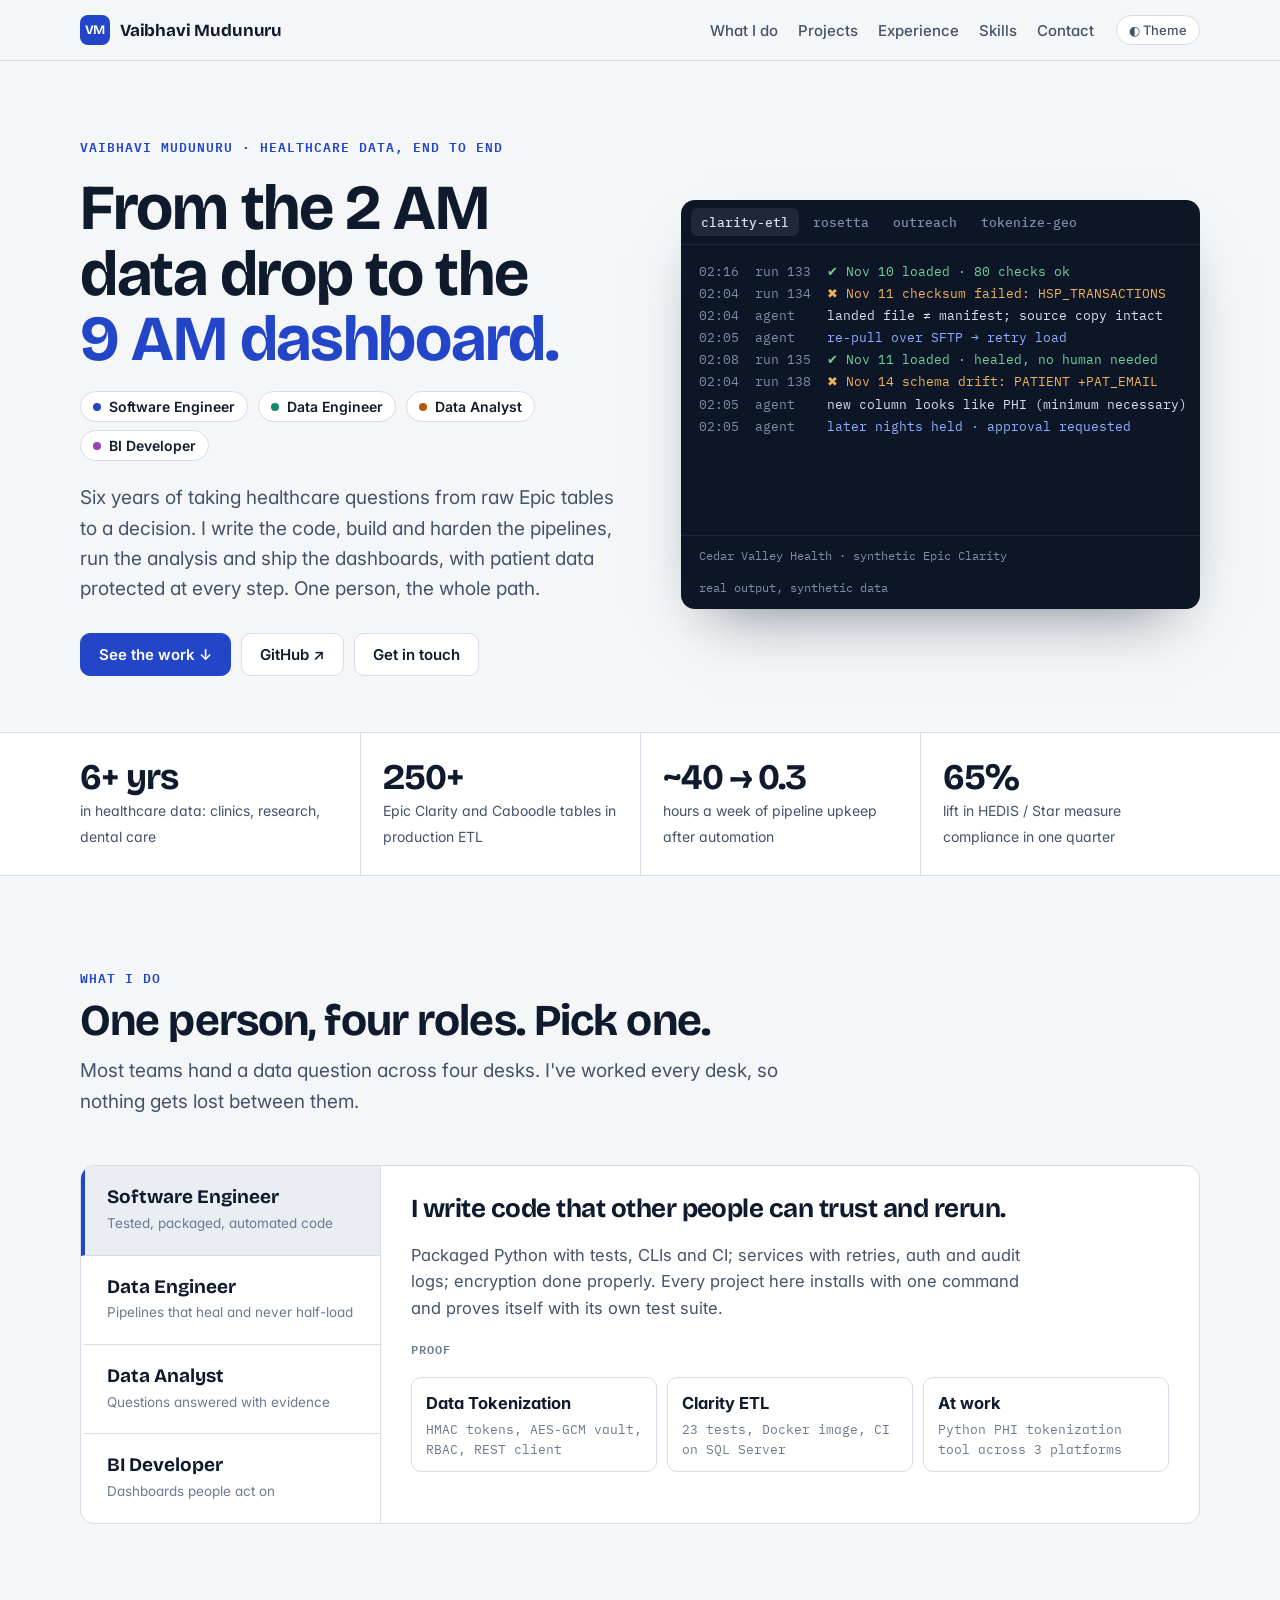
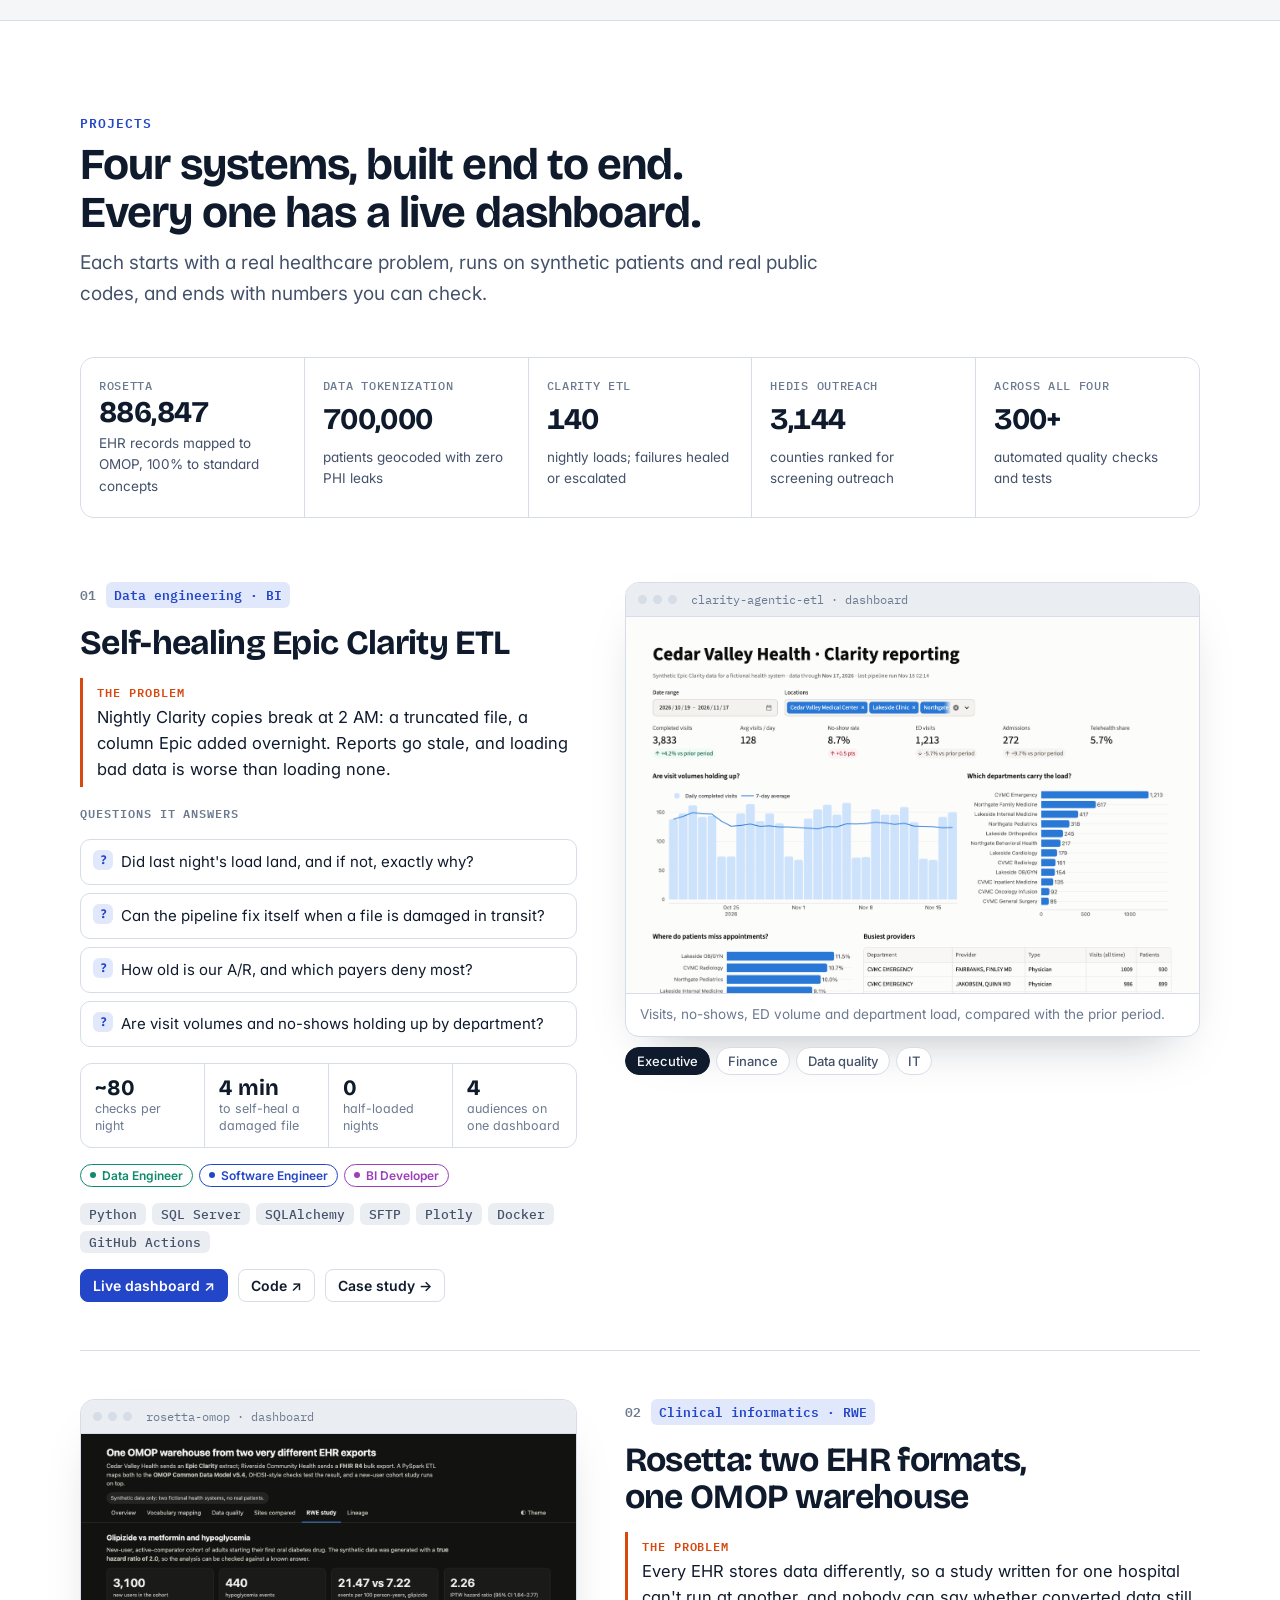
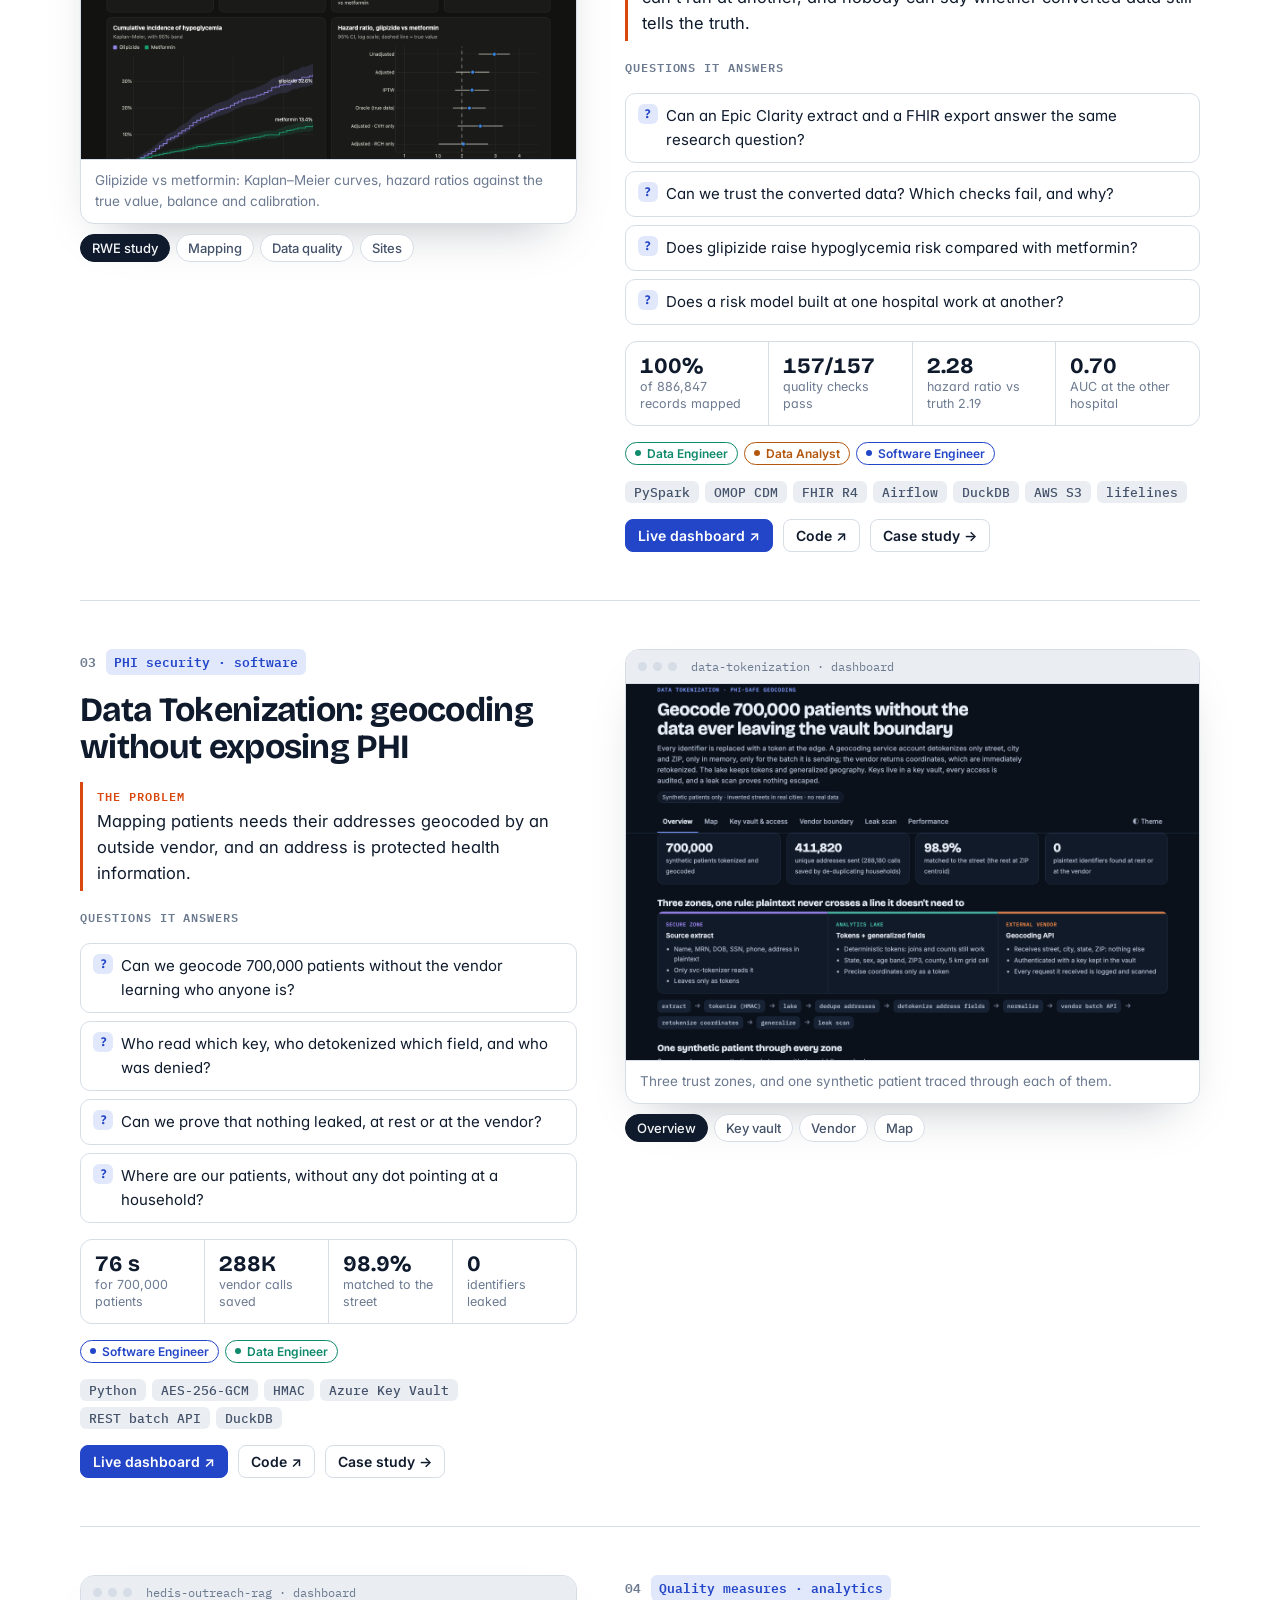
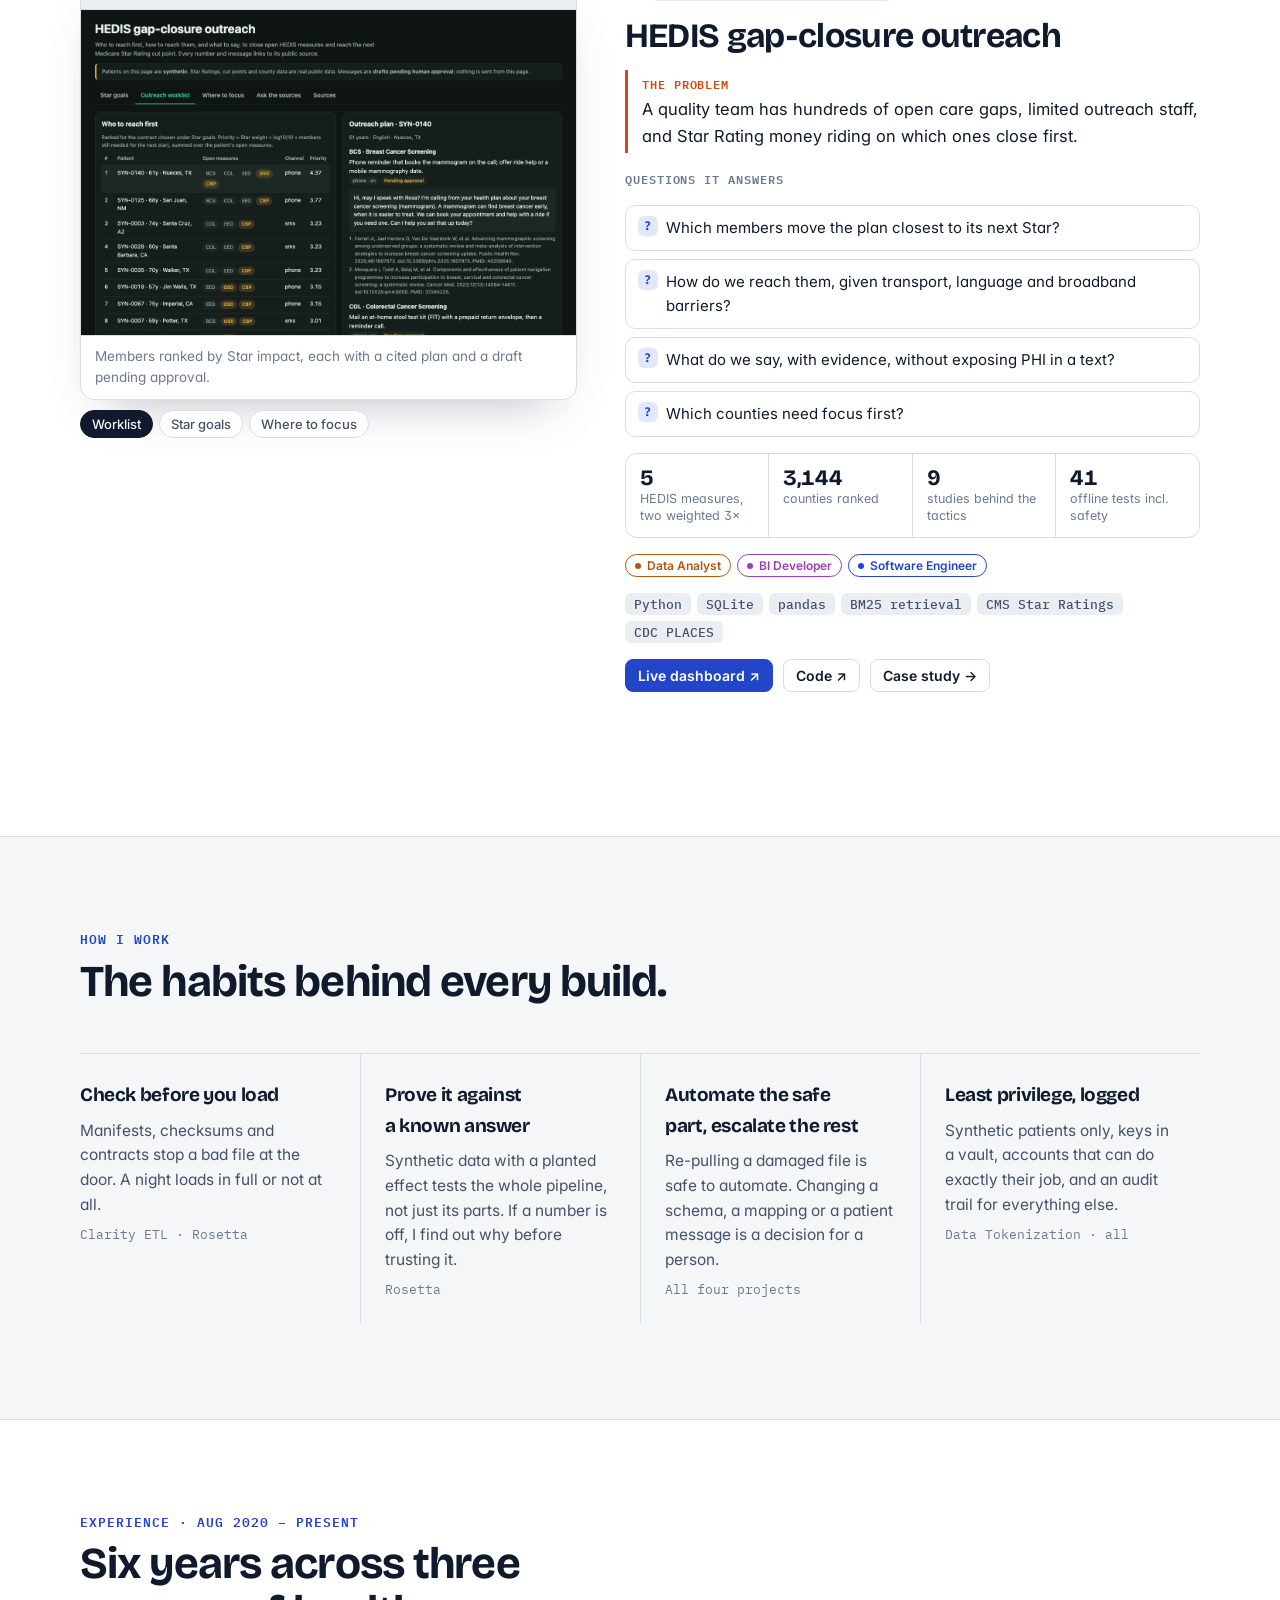
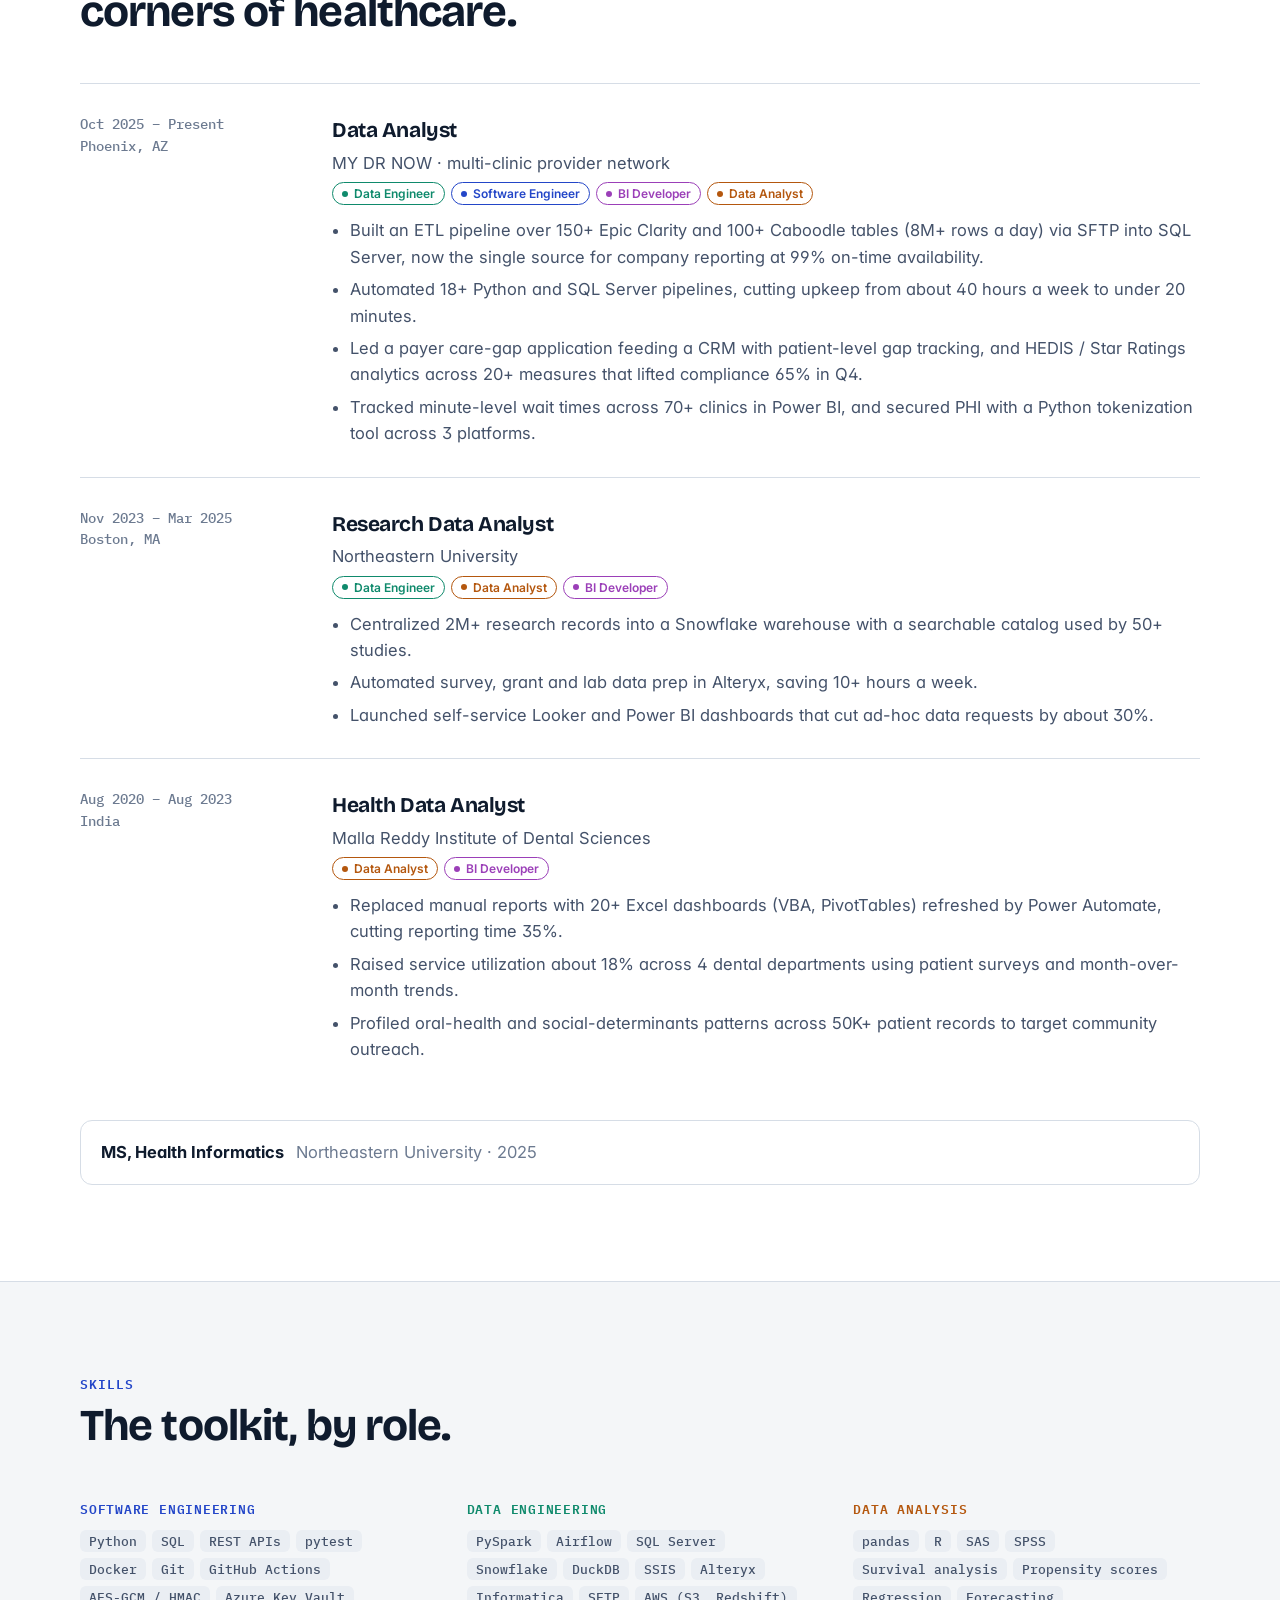
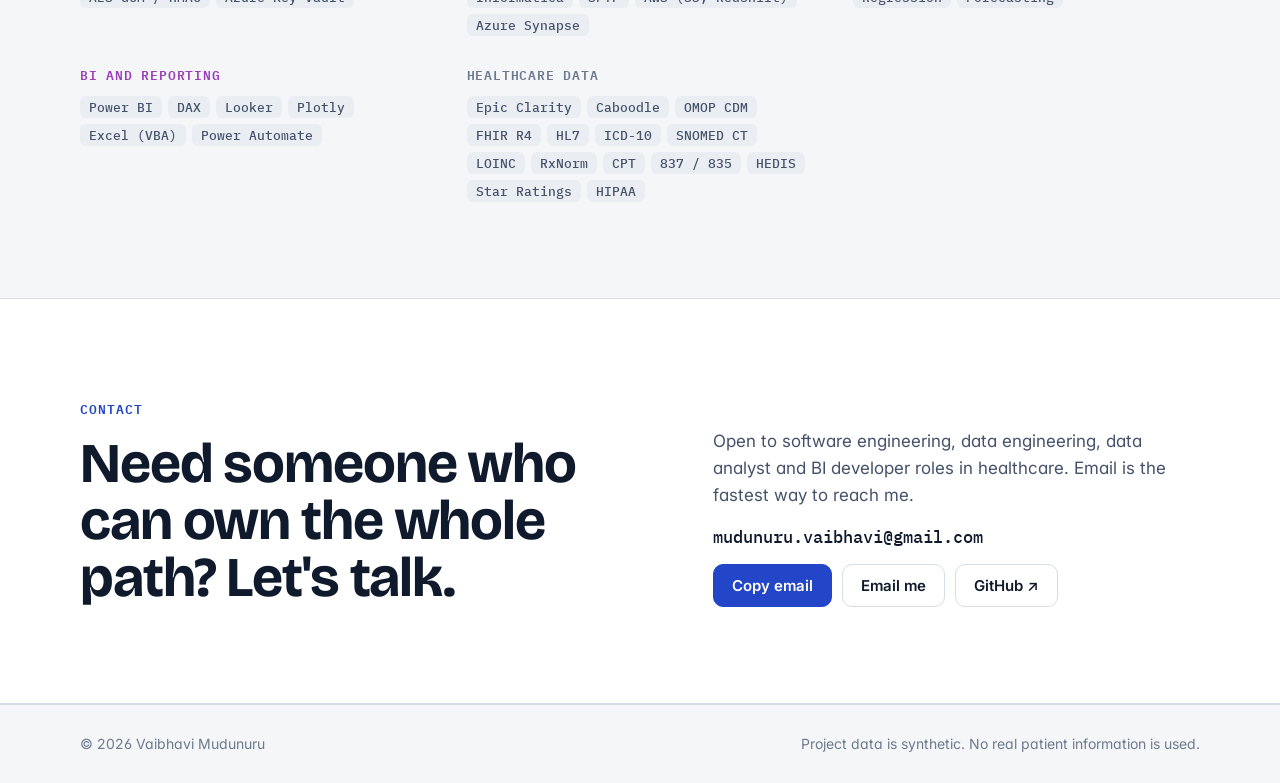
<file: index.html>
<!doctype html>
<html lang="en">
<head>
<meta charset="utf-8">
<meta name="viewport" content="width=device-width, initial-scale=1, viewport-fit=cover">
<title>Vaibhavi Mudunuru · Healthcare Data Engineer</title>
<meta name="description" content="Software engineer, data engineer, data analyst and BI developer in healthcare. Epic Clarity pipelines, OMOP and FHIR, PHI tokenization, HEDIS and real-world evidence, with live dashboards for every project.">
<meta property="og:title" content="Vaibhavi Mudunuru · From the 2 AM data drop to the 9 AM dashboard">
<meta property="og:description" content="Software engineer, data engineer, data analyst and BI developer in healthcare. Four end-to-end projects with live dashboards.">
<link rel="icon" href="data:image/svg+xml,%3Csvg xmlns='http://www.w3.org/2000/svg' viewBox='0 0 32 32'%3E%3Crect width='32' height='32' rx='8' fill='%232346c8'/%3E%3Ctext x='16' y='21.5' font-family='Arial' font-weight='700' font-size='14' fill='white' text-anchor='middle'%3EVM%3C/text%3E%3C/svg%3E">
<link rel="preconnect" href="https://fonts.googleapis.com">
<link rel="preconnect" href="https://fonts.gstatic.com" crossorigin>
<link rel="stylesheet" href="https://fonts.googleapis.com/css2?family=Bricolage+Grotesque:opsz,wght@12..96,600;12..96,700&family=Inter:wght@400;500;600&family=IBM+Plex+Mono:wght@400;500;600&display=swap">
<link rel="stylesheet" href="assets/style.css">
</head>
<body id="top">
<a class="skip" href="#projects">Skip to projects</a>

<nav class="nav" aria-label="Main">
  <div class="wrap">
    <a class="brand" href="#top"><span class="mark">VM</span>Vaibhavi Mudunuru</a>
    <ul>
      <li><a href="#roles">What I do</a></li>
      <li><a href="#projects">Projects</a></li>
      <li><a href="#experience">Experience</a></li>
      <li><a href="#skills">Skills</a></li>
      <li><a href="#contact">Contact</a></li>
    </ul>
    <button class="theme-btn" id="theme" type="button" aria-label="Switch light or dark theme">◐ Theme</button>
  </div>
</nav>

<header class="hero">
  <div class="wrap">
    <div>
      <span class="eyebrow">Vaibhavi Mudunuru · healthcare data, end to end</span>
      <h1>From the 2 AM data drop to the <em>9 AM dashboard.</em></h1>
      <div class="roles-line" aria-label="Roles">
        <span class="role-chip" style="--rc:var(--r-se)"><i></i>Software Engineer</span>
        <span class="role-chip" style="--rc:var(--r-de)"><i></i>Data Engineer</span>
        <span class="role-chip" style="--rc:var(--r-da)"><i></i>Data Analyst</span>
        <span class="role-chip" style="--rc:var(--r-bi)"><i></i>BI Developer</span>
      </div>
      <p class="lede">Six years of taking healthcare questions from raw Epic tables to a decision. I write the code, build and harden the pipelines, run the analysis and ship the dashboards, with patient data protected at every step. One person, the whole path.</p>
      <div class="btns" style="margin-top:28px">
        <a class="btn primary" href="#projects">See the work ↓</a>
        <a class="btn" href="https://github.com/mudunuru-vaibhavi" target="_blank" rel="noopener">GitHub ↗</a>
        <a class="btn" href="#contact">Get in touch</a>
      </div>
    </div>

    <div class="term" aria-label="Sample output from the projects">
      <div class="term-bar" role="tablist">
        <button class="term-tab" role="tab" aria-selected="true" data-trace="clarity">clarity-etl</button>
        <button class="term-tab" role="tab" aria-selected="false" data-trace="omop">rosetta</button>
        <button class="term-tab" role="tab" aria-selected="false" data-trace="hedis">outreach</button>
        <button class="term-tab" role="tab" aria-selected="false" data-trace="tok">tokenize-geo</button>
      </div>
      <div class="term-body" id="trace" role="tabpanel" aria-live="polite"></div>
      <div class="term-foot"><span id="trace-note">Cedar Valley Health · synthetic Epic Clarity</span><span>real output, synthetic data</span></div>
    </div>
  </div>
</header>

<div class="stats" aria-label="Career highlights">
  <div class="wrap">
    <div class="stat"><b>6+ yrs</b><span>in healthcare data: clinics, research, dental care</span></div>
    <div class="stat"><b>250+</b><span>Epic Clarity and Caboodle tables in production ETL</span></div>
    <div class="stat"><b>~40 → 0.3</b><span>hours a week of pipeline upkeep after automation</span></div>
    <div class="stat"><b>65%</b><span>lift in HEDIS / Star measure compliance in one quarter</span></div>
  </div>
</div>

<section class="band" id="roles">
  <div class="wrap">
    <div class="section-head">
      <span class="eyebrow">What I do</span>
      <h2>One person, four roles. Pick one.</h2>
      <p class="lede">Most teams hand a data question across four desks. I've worked every desk, so nothing gets lost between them.</p>
    </div>
    <div class="roles">
      <div class="role-tabs" role="tablist" aria-label="Roles">
        <button class="role-tab" role="tab" aria-selected="true" data-role="se" style="--rc:var(--r-se)"><b>Software Engineer</b><span>Tested, packaged, automated code</span></button>
        <button class="role-tab" role="tab" aria-selected="false" data-role="de" style="--rc:var(--r-de)"><b>Data Engineer</b><span>Pipelines that heal and never half-load</span></button>
        <button class="role-tab" role="tab" aria-selected="false" data-role="da" style="--rc:var(--r-da)"><b>Data Analyst</b><span>Questions answered with evidence</span></button>
        <button class="role-tab" role="tab" aria-selected="false" data-role="bi" style="--rc:var(--r-bi)"><b>BI Developer</b><span>Dashboards people act on</span></button>
      </div>
      <div class="role-panel" id="role-panel" role="tabpanel" aria-live="polite"></div>
    </div>
  </div>
</section>

<section class="band alt" id="projects">
  <div class="wrap">
    <div class="section-head">
      <span class="eyebrow">Projects</span>
      <h2>Four systems, built end to end. Every one has a live dashboard.</h2>
      <p class="lede">Each starts with a real healthcare problem, runs on synthetic patients and real public codes, and ends with numbers you can check.</p>
    </div>

    <div class="impact" aria-label="Impact across projects">
      <div><small>Rosetta</small><b>886,847</b><span>EHR records mapped to OMOP, 100% to standard concepts</span></div>
      <div><small>Data Tokenization</small><b>700,000</b><span>patients geocoded with zero PHI leaks</span></div>
      <div><small>Clarity ETL</small><b>140</b><span>nightly loads; failures healed or escalated</span></div>
      <div><small>HEDIS outreach</small><b>3,144</b><span>counties ranked for screening outreach</span></div>
      <div><small>Across all four</small><b>300+</b><span>automated quality checks and tests</span></div>
    </div>

    <!-- 01 -->
    <article class="project" id="p-clarity">
      <div class="project-text">
        <div class="project-num">01 <span class="tag">Data engineering · BI</span></div>
        <h3>Self-healing Epic Clarity ETL</h3>
        <p class="problem"><b>The problem</b>Nightly Clarity copies break at 2 AM: a truncated file, a column Epic added overnight. Reports go stale, and loading bad data is worse than loading none.</p>
        <div class="label">Questions it answers</div>
        <ul class="questions">
          <li>Did last night's load land, and if not, exactly why?</li>
          <li>Can the pipeline fix itself when a file is damaged in transit?</li>
          <li>How old is our A/R, and which payers deny most?</li>
          <li>Are visit volumes and no-shows holding up by department?</li>
        </ul>
        <div class="metrics four">
          <div><b>~80</b><span>checks per night</span></div>
          <div><b>4 min</b><span>to self-heal a damaged file</span></div>
          <div><b>0</b><span>half-loaded nights</span></div>
          <div><b>4</b><span>audiences on one dashboard</span></div>
        </div>
        <div class="role-tags"><span style="color:var(--r-de)">Data Engineer</span><span style="color:var(--r-se)">Software Engineer</span><span style="color:var(--r-bi)">BI Developer</span></div>
        <div class="chips"><span class="chip">Python</span><span class="chip">SQL Server</span><span class="chip">SQLAlchemy</span><span class="chip">SFTP</span><span class="chip">Plotly</span><span class="chip">Docker</span><span class="chip">GitHub Actions</span></div>
        <div class="btns">
          <a class="btn primary small" href="https://mudunuru-vaibhavi.github.io/clarity-agentic-etl/" target="_blank" rel="noopener">Live dashboard ↗</a>
          <a class="btn small" href="https://github.com/mudunuru-vaibhavi/clarity-agentic-etl" target="_blank" rel="noopener">Code ↗</a>
          <a class="btn small" href="projects/clarity-agentic-etl/">Case study →</a>
        </div>
      </div>
      <div class="shot" data-gallery>
        <figure>
          <div class="chrome"><i></i><i></i><i></i><span>clarity-agentic-etl · dashboard</span></div>
          <img src="assets/img/clarity-executive.png" alt="Executive view: visits, no-show rate, ED visits and a daily visits chart" width="1440" height="900" loading="lazy">
          <figcaption>Visits, no-shows, ED volume and department load, compared with the prior period.</figcaption>
        </figure>
        <div class="shot-tabs" role="group" aria-label="Dashboard views">
          <button type="button" aria-pressed="true" data-src="assets/img/clarity-executive.png" data-alt="Executive view" data-cap="Visits, no-shows, ED volume and department load, compared with the prior period.">Executive</button>
          <button type="button" aria-pressed="false" data-src="assets/img/clarity-finance.png" data-alt="Finance view: A/R aging, collections and denials" data-cap="A/R aging by payer class, collections against charges, payer denial rates and reasons.">Finance</button>
          <button type="button" aria-pressed="false" data-src="assets/img/clarity-data-quality.png" data-alt="Data quality view" data-cap="Nightly check results, table freshness and blank-value trends.">Data quality</button>
          <button type="button" aria-pressed="false" data-src="assets/img/clarity-it.png" data-alt="IT view: nightly runs and incident reports" data-cap="Every nightly run, each failure the agent investigated, and what it did.">IT</button>
        </div>
      </div>
    </article>

    <!-- 02 -->
    <article class="project flip" id="p-rosetta">
      <div class="project-text">
        <div class="project-num">02 <span class="tag">Clinical informatics · RWE</span></div>
        <h3>Rosetta: two EHR formats, one OMOP warehouse</h3>
        <p class="problem"><b>The problem</b>Every EHR stores data differently, so a study written for one hospital can't run at another, and nobody can say whether converted data still tells the truth.</p>
        <div class="label">Questions it answers</div>
        <ul class="questions">
          <li>Can an Epic Clarity extract and a FHIR export answer the same research question?</li>
          <li>Can we trust the converted data? Which checks fail, and why?</li>
          <li>Does glipizide raise hypoglycemia risk compared with metformin?</li>
          <li>Does a risk model built at one hospital work at another?</li>
        </ul>
        <div class="metrics four">
          <div><b>100%</b><span>of 886,847 records mapped</span></div>
          <div><b>157/157</b><span>quality checks pass</span></div>
          <div><b>2.28</b><span>hazard ratio vs truth 2.19</span></div>
          <div><b>0.70</b><span>AUC at the other hospital</span></div>
        </div>
        <div class="role-tags"><span style="color:var(--r-de)">Data Engineer</span><span style="color:var(--r-da)">Data Analyst</span><span style="color:var(--r-se)">Software Engineer</span></div>
        <div class="chips"><span class="chip">PySpark</span><span class="chip">OMOP CDM</span><span class="chip">FHIR R4</span><span class="chip">Airflow</span><span class="chip">DuckDB</span><span class="chip">AWS S3</span><span class="chip">lifelines</span></div>
        <div class="btns">
          <a class="btn primary small" href="https://mudunuru-vaibhavi.github.io/rosetta-omop/" target="_blank" rel="noopener">Live dashboard ↗</a>
          <a class="btn small" href="https://github.com/mudunuru-vaibhavi/rosetta-omop" target="_blank" rel="noopener">Code ↗</a>
          <a class="btn small" href="projects/rosetta-omop/">Case study →</a>
        </div>
      </div>
      <div class="shot" data-gallery>
        <figure>
          <div class="chrome"><i></i><i></i><i></i><span>rosetta-omop · dashboard</span></div>
          <img src="assets/img/omop-study.png" alt="Study view: Kaplan-Meier curves, hazard ratios, balance and calibration" width="1280" height="1400" loading="lazy">
          <figcaption>Glipizide vs metformin: Kaplan–Meier curves, hazard ratios against the true value, balance and calibration.</figcaption>
        </figure>
        <div class="shot-tabs" role="group" aria-label="Dashboard views">
          <button type="button" aria-pressed="true" data-src="assets/img/omop-study.png" data-alt="Study view" data-cap="Glipizide vs metformin: Kaplan–Meier curves, hazard ratios against the true value, balance and calibration.">RWE study</button>
          <button type="button" aria-pressed="false" data-src="assets/img/omop-mapping.png" data-alt="Vocabulary mapping" data-cap="Mapping coverage by site, and every local-code decision with its automated checks.">Mapping</button>
          <button type="button" aria-pressed="false" data-src="assets/img/omop-dq.png" data-alt="Data quality checks" data-cap="163 checks by Kahn category; every planted defect is flagged.">Data quality</button>
          <button type="button" aria-pressed="false" data-src="assets/img/omop-sites.png" data-alt="Sites compared" data-cap="Two sites after harmonisation: ounces, pounds and kilograms land on the same median.">Sites</button>
        </div>
      </div>
    </article>

    <!-- 03 -->
    <article class="project" id="p-tok">
      <div class="project-text">
        <div class="project-num">03 <span class="tag">PHI security · software</span></div>
        <h3>Data Tokenization: geocoding without exposing PHI</h3>
        <p class="problem"><b>The problem</b>Mapping patients needs their addresses geocoded by an outside vendor, and an address is protected health information.</p>
        <div class="label">Questions it answers</div>
        <ul class="questions">
          <li>Can we geocode 700,000 patients without the vendor learning who anyone is?</li>
          <li>Who read which key, who detokenized which field, and who was denied?</li>
          <li>Can we prove that nothing leaked, at rest or at the vendor?</li>
          <li>Where are our patients, without any dot pointing at a household?</li>
        </ul>
        <div class="metrics four">
          <div><b>76 s</b><span>for 700,000 patients</span></div>
          <div><b>288K</b><span>vendor calls saved</span></div>
          <div><b>98.9%</b><span>matched to the street</span></div>
          <div><b>0</b><span>identifiers leaked</span></div>
        </div>
        <div class="role-tags"><span style="color:var(--r-se)">Software Engineer</span><span style="color:var(--r-de)">Data Engineer</span></div>
        <div class="chips"><span class="chip">Python</span><span class="chip">AES-256-GCM</span><span class="chip">HMAC</span><span class="chip">Azure Key Vault</span><span class="chip">REST batch API</span><span class="chip">DuckDB</span></div>
        <div class="btns">
          <a class="btn primary small" href="https://mudunuru-vaibhavi.github.io/data-tokenization/" target="_blank" rel="noopener">Live dashboard ↗</a>
          <a class="btn small" href="https://github.com/mudunuru-vaibhavi/data-tokenization" target="_blank" rel="noopener">Code ↗</a>
          <a class="btn small" href="projects/data-tokenization/">Case study →</a>
        </div>
      </div>
      <div class="shot" data-gallery>
        <figure>
          <div class="chrome"><i></i><i></i><i></i><span>data-tokenization · dashboard</span></div>
          <img src="assets/img/tok-overview.png" alt="Three trust zones and one synthetic patient traced through each" width="1280" height="1300" loading="lazy">
          <figcaption>Three trust zones, and one synthetic patient traced through each of them.</figcaption>
        </figure>
        <div class="shot-tabs" role="group" aria-label="Dashboard views">
          <button type="button" aria-pressed="true" data-src="assets/img/tok-overview.png" data-alt="Overview of the trust zones" data-cap="Three trust zones, and one synthetic patient traced through each of them.">Overview</button>
          <button type="button" aria-pressed="false" data-src="assets/img/tok-vault.png" data-alt="Service accounts, access attempts and audit logs" data-cap="Service-account roles, every forbidden attempt denied, and both audit logs.">Key vault</button>
          <button type="button" aria-pressed="false" data-src="assets/img/tok-vendor.png" data-alt="What the vendor received" data-cap="The vendor's own request log: five columns per row and zero identifiers.">Vendor</button>
          <button type="button" aria-pressed="false" data-src="assets/img/tok-map.png" data-alt="Patients per 5 km cell in one city" data-cap="Generalized geography: patients per 5 km cell, with small cells suppressed.">Map</button>
        </div>
      </div>
    </article>

    <!-- 04 -->
    <article class="project flip" id="p-hedis">
      <div class="project-text">
        <div class="project-num">04 <span class="tag">Quality measures · analytics</span></div>
        <h3>HEDIS gap-closure outreach</h3>
        <p class="problem"><b>The problem</b>A quality team has hundreds of open care gaps, limited outreach staff, and Star Rating money riding on which ones close first.</p>
        <div class="label">Questions it answers</div>
        <ul class="questions">
          <li>Which members move the plan closest to its next Star?</li>
          <li>How do we reach them, given transport, language and broadband barriers?</li>
          <li>What do we say, with evidence, without exposing PHI in a text?</li>
          <li>Which counties need focus first?</li>
        </ul>
        <div class="metrics four">
          <div><b>5</b><span>HEDIS measures, two weighted 3×</span></div>
          <div><b>3,144</b><span>counties ranked</span></div>
          <div><b>9</b><span>studies behind the tactics</span></div>
          <div><b>41</b><span>offline tests incl. safety</span></div>
        </div>
        <div class="role-tags"><span style="color:var(--r-da)">Data Analyst</span><span style="color:var(--r-bi)">BI Developer</span><span style="color:var(--r-se)">Software Engineer</span></div>
        <div class="chips"><span class="chip">Python</span><span class="chip">SQLite</span><span class="chip">pandas</span><span class="chip">BM25 retrieval</span><span class="chip">CMS Star Ratings</span><span class="chip">CDC PLACES</span></div>
        <div class="btns">
          <a class="btn primary small" href="https://mudunuru-vaibhavi.github.io/hedis-outreach-rag/" target="_blank" rel="noopener">Live dashboard ↗</a>
          <a class="btn small" href="https://github.com/mudunuru-vaibhavi/hedis-outreach-rag" target="_blank" rel="noopener">Code ↗</a>
          <a class="btn small" href="projects/hedis-outreach-rag/">Case study →</a>
        </div>
      </div>
      <div class="shot" data-gallery>
        <figure>
          <div class="chrome"><i></i><i></i><i></i><span>hedis-outreach-rag · dashboard</span></div>
          <img src="assets/img/hedis-worklist.png" alt="Outreach worklist with a cited plan" width="1280" height="1100" loading="lazy">
          <figcaption>Members ranked by Star impact, each with a cited plan and a draft pending approval.</figcaption>
        </figure>
        <div class="shot-tabs" role="group" aria-label="Dashboard views">
          <button type="button" aria-pressed="true" data-src="assets/img/hedis-worklist.png" data-alt="Outreach worklist" data-cap="Members ranked by Star impact, each with a cited plan and a draft pending approval.">Worklist</button>
          <button type="button" aria-pressed="false" data-src="assets/img/hedis-star-goals.png" data-alt="Star goals" data-cap="For any contract: rate, stars and members needed per 1,000 to reach the next cut point.">Star goals</button>
          <button type="button" aria-pressed="false" data-src="assets/img/hedis-focus.png" data-alt="Where to focus" data-cap="Counties with the lowest screening rates and the biggest access barriers.">Where to focus</button>
        </div>
      </div>
    </article>
  </div>
</section>

<section class="band" id="practice">
  <div class="wrap">
    <div class="section-head">
      <span class="eyebrow">How I work</span>
      <h2>The habits behind every build.</h2>
    </div>
    <div class="practice">
      <div><h3>Check before you load</h3><p>Manifests, checksums and contracts stop a bad file at the door. A night loads in full or not at all.</p><span class="where">Clarity ETL · Rosetta</span></div>
      <div><h3>Prove it against a known answer</h3><p>Synthetic data with a planted effect tests the whole pipeline, not just its parts. If a number is off, I find out why before trusting it.</p><span class="where">Rosetta</span></div>
      <div><h3>Automate the safe part, escalate the rest</h3><p>Re-pulling a damaged file is safe to automate. Changing a schema, a mapping or a patient message is a decision for a person.</p><span class="where">All four projects</span></div>
      <div><h3>Least privilege, logged</h3><p>Synthetic patients only, keys in a vault, accounts that can do exactly their job, and an audit trail for everything else.</p><span class="where">Data Tokenization · all</span></div>
    </div>
  </div>
</section>

<section class="band alt" id="experience">
  <div class="wrap">
    <div class="section-head">
      <span class="eyebrow">Experience · Aug 2020 – present</span>
      <h2>Six years across three corners of healthcare.</h2>
    </div>
    <div class="timeline">
      <div class="job">
        <div class="when">Oct 2025 – Present<br>Phoenix, AZ</div>
        <div>
          <h3>Data Analyst</h3>
          <p class="org">MY DR NOW · multi-clinic provider network</p>
          <div class="role-tags"><span style="color:var(--r-de)">Data Engineer</span><span style="color:var(--r-se)">Software Engineer</span><span style="color:var(--r-bi)">BI Developer</span><span style="color:var(--r-da)">Data Analyst</span></div>
          <ul>
            <li>Built an ETL pipeline over 150+ Epic Clarity and 100+ Caboodle tables (8M+ rows a day) via SFTP into SQL Server, now the single source for company reporting at 99% on-time availability.</li>
            <li>Automated 18+ Python and SQL Server pipelines, cutting upkeep from about 40 hours a week to under 20 minutes.</li>
            <li>Led a payer care-gap application feeding a CRM with patient-level gap tracking, and HEDIS / Star Ratings analytics across 20+ measures that lifted compliance 65% in Q4.</li>
            <li>Tracked minute-level wait times across 70+ clinics in Power BI, and secured PHI with a Python tokenization tool across 3 platforms.</li>
          </ul>
        </div>
      </div>
      <div class="job">
        <div class="when">Nov 2023 – Mar 2025<br>Boston, MA</div>
        <div>
          <h3>Research Data Analyst</h3>
          <p class="org">Northeastern University</p>
          <div class="role-tags"><span style="color:var(--r-de)">Data Engineer</span><span style="color:var(--r-da)">Data Analyst</span><span style="color:var(--r-bi)">BI Developer</span></div>
          <ul>
            <li>Centralized 2M+ research records into a Snowflake warehouse with a searchable catalog used by 50+ studies.</li>
            <li>Automated survey, grant and lab data prep in Alteryx, saving 10+ hours a week.</li>
            <li>Launched self-service Looker and Power BI dashboards that cut ad-hoc data requests by about 30%.</li>
          </ul>
        </div>
      </div>
      <div class="job">
        <div class="when">Aug 2020 – Aug 2023<br>India</div>
        <div>
          <h3>Health Data Analyst</h3>
          <p class="org">Malla Reddy Institute of Dental Sciences</p>
          <div class="role-tags"><span style="color:var(--r-da)">Data Analyst</span><span style="color:var(--r-bi)">BI Developer</span></div>
          <ul>
            <li>Replaced manual reports with 20+ Excel dashboards (VBA, PivotTables) refreshed by Power Automate, cutting reporting time 35%.</li>
            <li>Raised service utilization about 18% across 4 dental departments using patient surveys and month-over-month trends.</li>
            <li>Profiled oral-health and social-determinants patterns across 50K+ patient records to target community outreach.</li>
          </ul>
        </div>
      </div>
    </div>
    <div class="edu"><b>MS, Health Informatics</b><span class="muted">Northeastern University · 2025</span></div>
  </div>
</section>

<section class="band" id="skills">
  <div class="wrap">
    <div class="section-head">
      <span class="eyebrow">Skills</span>
      <h2>The toolkit, by role.</h2>
    </div>
    <div class="skills">
      <div><h3 style="color:var(--r-se)">Software engineering</h3><div class="chips"><span class="chip">Python</span><span class="chip">SQL</span><span class="chip">REST APIs</span><span class="chip">pytest</span><span class="chip">Docker</span><span class="chip">Git</span><span class="chip">GitHub Actions</span><span class="chip">AES-GCM / HMAC</span><span class="chip">Azure Key Vault</span></div></div>
      <div><h3 style="color:var(--r-de)">Data engineering</h3><div class="chips"><span class="chip">PySpark</span><span class="chip">Airflow</span><span class="chip">SQL Server</span><span class="chip">Snowflake</span><span class="chip">DuckDB</span><span class="chip">SSIS</span><span class="chip">Alteryx</span><span class="chip">Informatica</span><span class="chip">SFTP</span><span class="chip">AWS (S3, Redshift)</span><span class="chip">Azure Synapse</span></div></div>
      <div><h3 style="color:var(--r-da)">Data analysis</h3><div class="chips"><span class="chip">pandas</span><span class="chip">R</span><span class="chip">SAS</span><span class="chip">SPSS</span><span class="chip">Survival analysis</span><span class="chip">Propensity scores</span><span class="chip">Regression</span><span class="chip">Forecasting</span></div></div>
      <div><h3 style="color:var(--r-bi)">BI and reporting</h3><div class="chips"><span class="chip">Power BI</span><span class="chip">DAX</span><span class="chip">Looker</span><span class="chip">Plotly</span><span class="chip">Excel (VBA)</span><span class="chip">Power Automate</span></div></div>
      <div><h3>Healthcare data</h3><div class="chips"><span class="chip">Epic Clarity</span><span class="chip">Caboodle</span><span class="chip">OMOP CDM</span><span class="chip">FHIR R4</span><span class="chip">HL7</span><span class="chip">ICD-10</span><span class="chip">SNOMED CT</span><span class="chip">LOINC</span><span class="chip">RxNorm</span><span class="chip">CPT</span><span class="chip">837 / 835</span><span class="chip">HEDIS</span><span class="chip">Star Ratings</span><span class="chip">HIPAA</span></div></div>
    </div>
  </div>
</section>

<section class="band alt" id="contact">
  <div class="wrap contact">
    <div>
      <span class="eyebrow">Contact</span>
      <h2 style="margin-top:14px">Need someone who can own the whole path? Let's talk.</h2>
    </div>
    <div style="display:grid;gap:16px">
      <p class="lede" style="font-size:17px">Open to software engineering, data engineering, data analyst and BI developer roles in healthcare. Email is the fastest way to reach me.</p>
      <span class="addr">mudunuru.vaibhavi@gmail.com</span>
      <div class="btns">
        <button class="btn primary" type="button" id="copy-email">Copy email</button>
        <a class="btn" href="mailto:mudunuru.vaibhavi@gmail.com">Email me</a>
        <a class="btn" href="https://github.com/mudunuru-vaibhavi" target="_blank" rel="noopener">GitHub ↗</a>
      </div>
    </div>
  </div>
</section>

<footer class="site">
  <div class="wrap"><span>© 2026 Vaibhavi Mudunuru</span><span>Project data is synthetic. No real patient information is used.</span></div>
</footer>

<script>
(() => {
  const root = document.documentElement;
  try { const t = localStorage.getItem("vm-theme"); if (t) root.dataset.theme = t; } catch (e) {}
  document.getElementById("theme").addEventListener("click", () => {
    const dark = root.dataset.theme ? root.dataset.theme === "dark" : matchMedia("(prefers-color-scheme: dark)").matches;
    root.dataset.theme = dark ? "light" : "dark";
    try { localStorage.setItem("vm-theme", root.dataset.theme); } catch (e) {}
  });

  // ---- roles
  const ROLES = {
    se: { title: "I write code that other people can trust and rerun.", color: "--r-se",
      what: "Packaged Python with tests, CLIs and CI; services with retries, auth and audit logs; encryption done properly. Every project here installs with one command and proves itself with its own test suite.",
      proof: [["Data Tokenization", "HMAC tokens, AES-GCM vault, RBAC, REST client", "#p-tok"], ["Clarity ETL", "23 tests, Docker image, CI on SQL Server", "#p-clarity"],
              ["At work", "Python PHI tokenization tool across 3 platforms", "#experience"]] },
    de: { title: "I build pipelines that heal, and never half-load.", color: "--r-de",
      what: "Epic Clarity and Caboodle extracts, FHIR exports, Spark, Airflow, SQL Server and Snowflake. Manifests and contracts at the door, all-or-nothing loads, quality checks before anything reaches a report.",
      proof: [["Rosetta", "PySpark Clarity + FHIR → OMOP, Airflow DAG", "#p-rosetta"], ["Clarity ETL", "SFTP, ~80 checks a night, self-healing", "#p-clarity"],
              ["At work", "250+ Clarity/Caboodle tables, 8M+ rows a day, 99% on time", "#experience"]] },
    da: { title: "I answer the question, and show why the answer holds.", color: "--r-da",
      what: "Cohort design, survival analysis, propensity scores, risk models, and plain-language findings. I check results against a known answer before I believe them.",
      proof: [["Rosetta", "Glipizide vs metformin: Cox, IPTW, validated risk model", "#p-rosetta"], ["HEDIS outreach", "Star Rating gap math, county targeting", "#p-hedis"],
              ["At work", "HEDIS analytics across 20+ measures, +65% compliance", "#experience"]] },
    bi: { title: "I build dashboards that people actually act on.", color: "--r-bi",
      what: "Power BI and DAX at work; static Plotly dashboards here that anyone can open. Each view answers a named question for a named audience: executives, finance, quality, IT.",
      proof: [["Clarity ETL", "Executive, finance, data-quality and IT views", "#p-clarity"], ["HEDIS outreach", "Star goals, worklist and where-to-focus views", "#p-hedis"],
              ["At work", "Minute-level wait times across 70+ clinics in Power BI", "#experience"]] },
  };
  const panel = document.getElementById("role-panel");
  const showRole = (k) => {
    const r = ROLES[k];
    document.querySelectorAll(".role-tab").forEach((t) => t.setAttribute("aria-selected", t.dataset.role === k));
    panel.style.setProperty("--rc", `var(${r.color})`);
    panel.innerHTML = `<h3>${r.title}</h3><p class="what">${r.what}</p><div class="label">Proof</div><div class="proof">${
      r.proof.map(([t, d, h]) => `<a href="${h}"><b>${t}</b><small>${d}</small></a>`).join("")}</div>`;
  };
  document.querySelectorAll(".role-tab").forEach((t) => t.addEventListener("click", () => showRole(t.dataset.role)));
  showRole("se");

  // ---- screenshot galleries
  document.querySelectorAll("[data-gallery]").forEach((g) => {
    const img = g.querySelector("img"), cap = g.querySelector("figcaption");
    g.querySelectorAll(".shot-tabs button").forEach((b) => b.addEventListener("click", () => {
      g.querySelectorAll(".shot-tabs button").forEach((x) => x.setAttribute("aria-pressed", x === b));
      img.src = b.dataset.src; img.alt = b.dataset.alt; cap.textContent = b.dataset.cap;
    }));
  });

  // ---- copy email
  const copy = document.getElementById("copy-email");
  copy.addEventListener("click", async () => {
    try { await navigator.clipboard.writeText("mudunuru.vaibhavi@gmail.com"); copy.textContent = "Copied"; }
    catch (e) { const r = document.createRange(); r.selectNodeContents(document.querySelector(".addr")); getSelection().removeAllRanges(); getSelection().addRange(r); copy.textContent = "Selected: press ⌘C"; }
    setTimeout(() => (copy.textContent = "Copy email"), 2200);
  });

  // ---- project traces
  const T = {
    clarity: { note: "Cedar Valley Health · synthetic Epic Clarity", lines: [
      ["t", "02:16  run 133  "], ["ok", "✔ Nov 10 loaded · 80 checks ok"], null,
      ["t", "02:04  run 134  "], ["warn", "✖ Nov 11 checksum failed: HSP_TRANSACTIONS"], null,
      ["t", "02:04  agent    "], ["", "landed file ≠ manifest; source copy intact"], null,
      ["t", "02:05  agent    "], ["key", "re-pull over SFTP → retry load"], null,
      ["t", "02:08  run 135  "], ["ok", "✔ Nov 11 loaded · healed, no human needed"], null,
      ["t", "02:04  run 138  "], ["warn", "✖ Nov 14 schema drift: PATIENT +PAT_EMAIL"], null,
      ["t", "02:05  agent    "], ["", "new column looks like PHI (minimum necessary)"], null,
      ["t", "02:05  agent    "], ["key", "later nights held · approval requested"], null ] },
    omop: { note: "Clarity + FHIR R4 → OMOP CDM v5.4 · synthetic", lines: [
      ["t", "ICD10CM  E11.649 "], ["key", "→ SNOMED 44054006 "], ["", "+ 302866003"], null,
      ["t", "ICD10CM  Z87.891 "], ["key", "→ SNOMED 8517006  "], ["", "routed to OBSERVATION"], null,
      ["t", "LOINC    29463-7 "], ["", "2857.2 [oz_av] "], ["ok", "→ 81.0 kg"], null,
      ["t", "LOINC    59261-8 "], ["", "62 mmol/mol    "], ["ok", "→ 7.8 % NGSP"], null,
      ["t", "local    EGFR21  "], ["warn", "suggested 62238-1 "], ["ok", "→ reviewer: 98979-8"], null,
      ["t", "dq       163 checks "], ["ok", "157 pass · 0 fatal · 11 flagged"], null,
      ["t", "study    HR "], ["ok", "2.28 (1.86–2.79)"], ["", "  truth 2.19"], null ] },
    hedis: { note: "CMS 2027 Star Ratings · synthetic members", lines: [
      ["t", "contract H0028 · "], ["", "CBP 87% ★★★★  "], ["warn", "3.0 pts to 5★ (×3 weight)"], null,
      ["t", " 1  SYN-0140  "], ["", "BCS COL EED GSD CBP  "], ["key", "phone"], ["ok", "  4.37"], null,
      ["t", " 2  SYN-0125  "], ["", "BCS COL EED CBP      "], ["key", "phone"], ["ok", "  3.77"], null,
      ["t", " 3  SYN-0003  "], ["", "COL EED CBP          "], ["key", "sms  "], ["ok", "  3.23"], null,
      ["t", "plan "], ["", "BCS → phone reminder that books the visit"], null,
      ["t", "sms  "], ["ok", "no condition named · STOP opt-out · pending approval"], null ] },
    tok: { note: "700,000 synthetic patients · local key vault", lines: [
      ["t", "tokenize   "], ["", "9 fields → "], ["ok", "1,895,833 values vaulted"], null,
      ["t", "dedupe     "], ["", "700,000 patients → "], ["ok", "411,820 addresses"], null,
      ["t", "geocoder   "], ["key", "detokenize street,city,zip · batch 1/412"], null,
      ["t", "vendor     "], ["warn", "503 · retry in 50 ms"], ["ok", " → 200"], null,
      ["t", "geocoder   "], ["key", "detokenize ssn "], ["warn", "→ DENIED (audited)"], null,
      ["t", "rotate     "], ["", "data-encryption-key v1 → v2 · "], ["ok", "tokens unchanged"], null,
      ["t", "leak scan  "], ["ok", "lake 0 · vendor log 0 · published 0"], null ] },
  };
  const body = document.getElementById("trace"), note = document.getElementById("trace-note");
  const render = (k) => {
    body.innerHTML = ""; let p = document.createElement("p"); let i = 0;
    T[k].lines.forEach((seg) => {
      if (seg === null) { p.style.animationDelay = `${i++ * 70}ms`; body.appendChild(p); p = document.createElement("p"); return; }
      const s = document.createElement("span"); if (seg[0]) s.className = seg[0]; s.textContent = seg[1]; p.appendChild(s);
    });
    note.textContent = T[k].note;
  };
  document.querySelectorAll(".term-tab").forEach((b) => b.addEventListener("click", () => {
    document.querySelectorAll(".term-tab").forEach((x) => x.setAttribute("aria-selected", x === b));
    render(b.dataset.trace);
  }));
  render("clarity");
})();
</script>
</body>
</html>
</file>
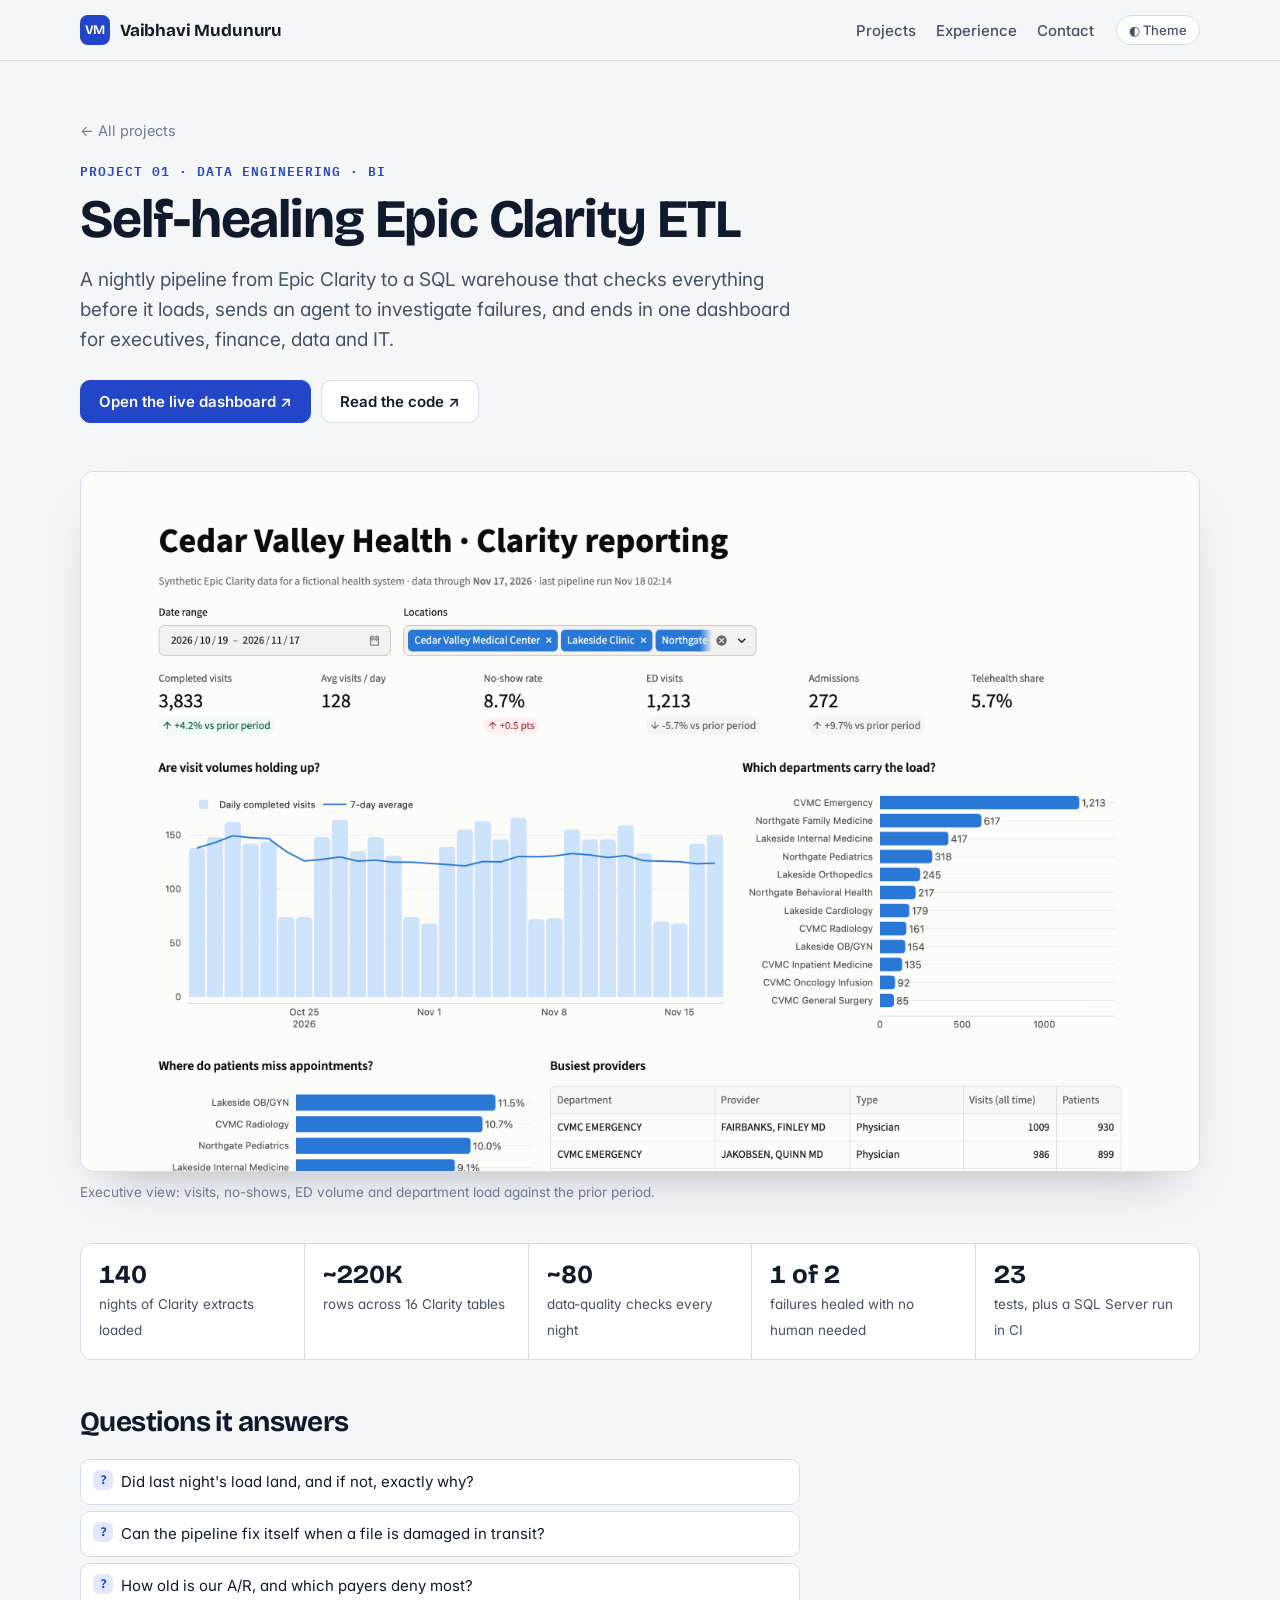
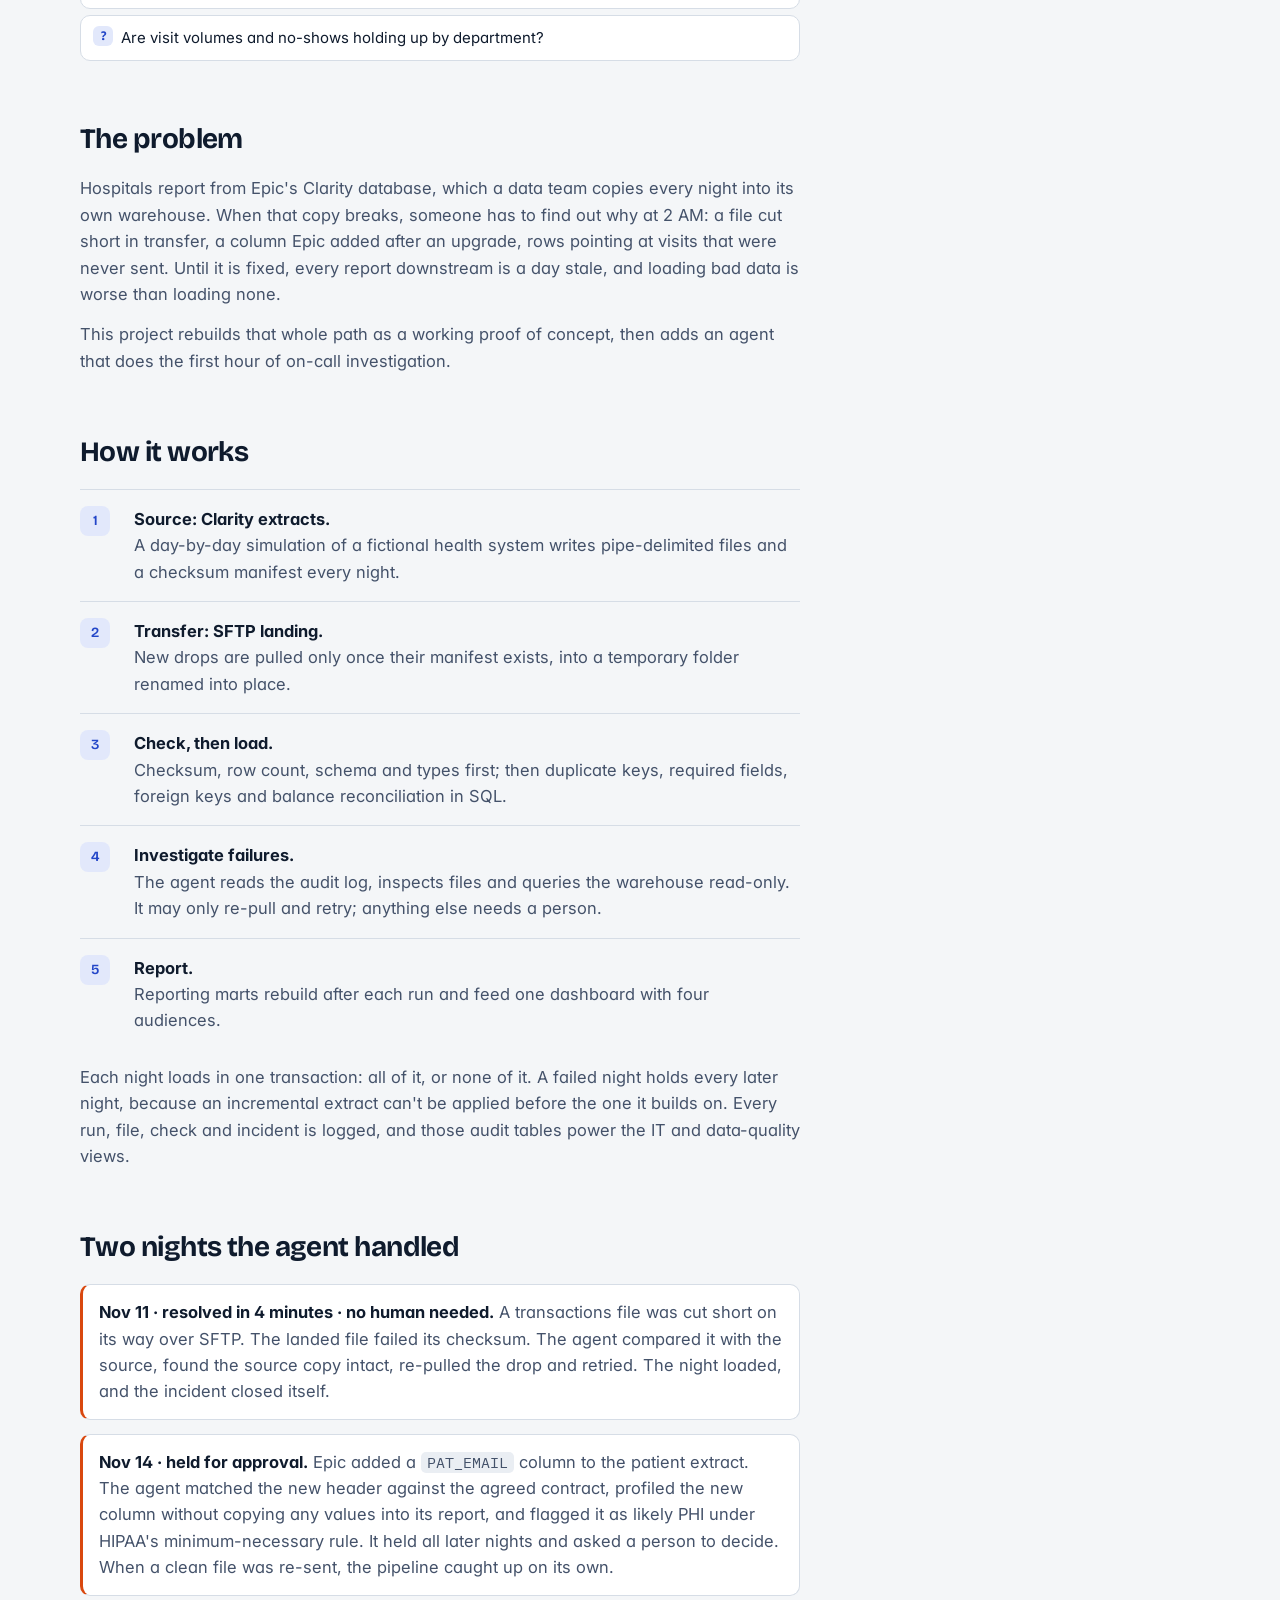
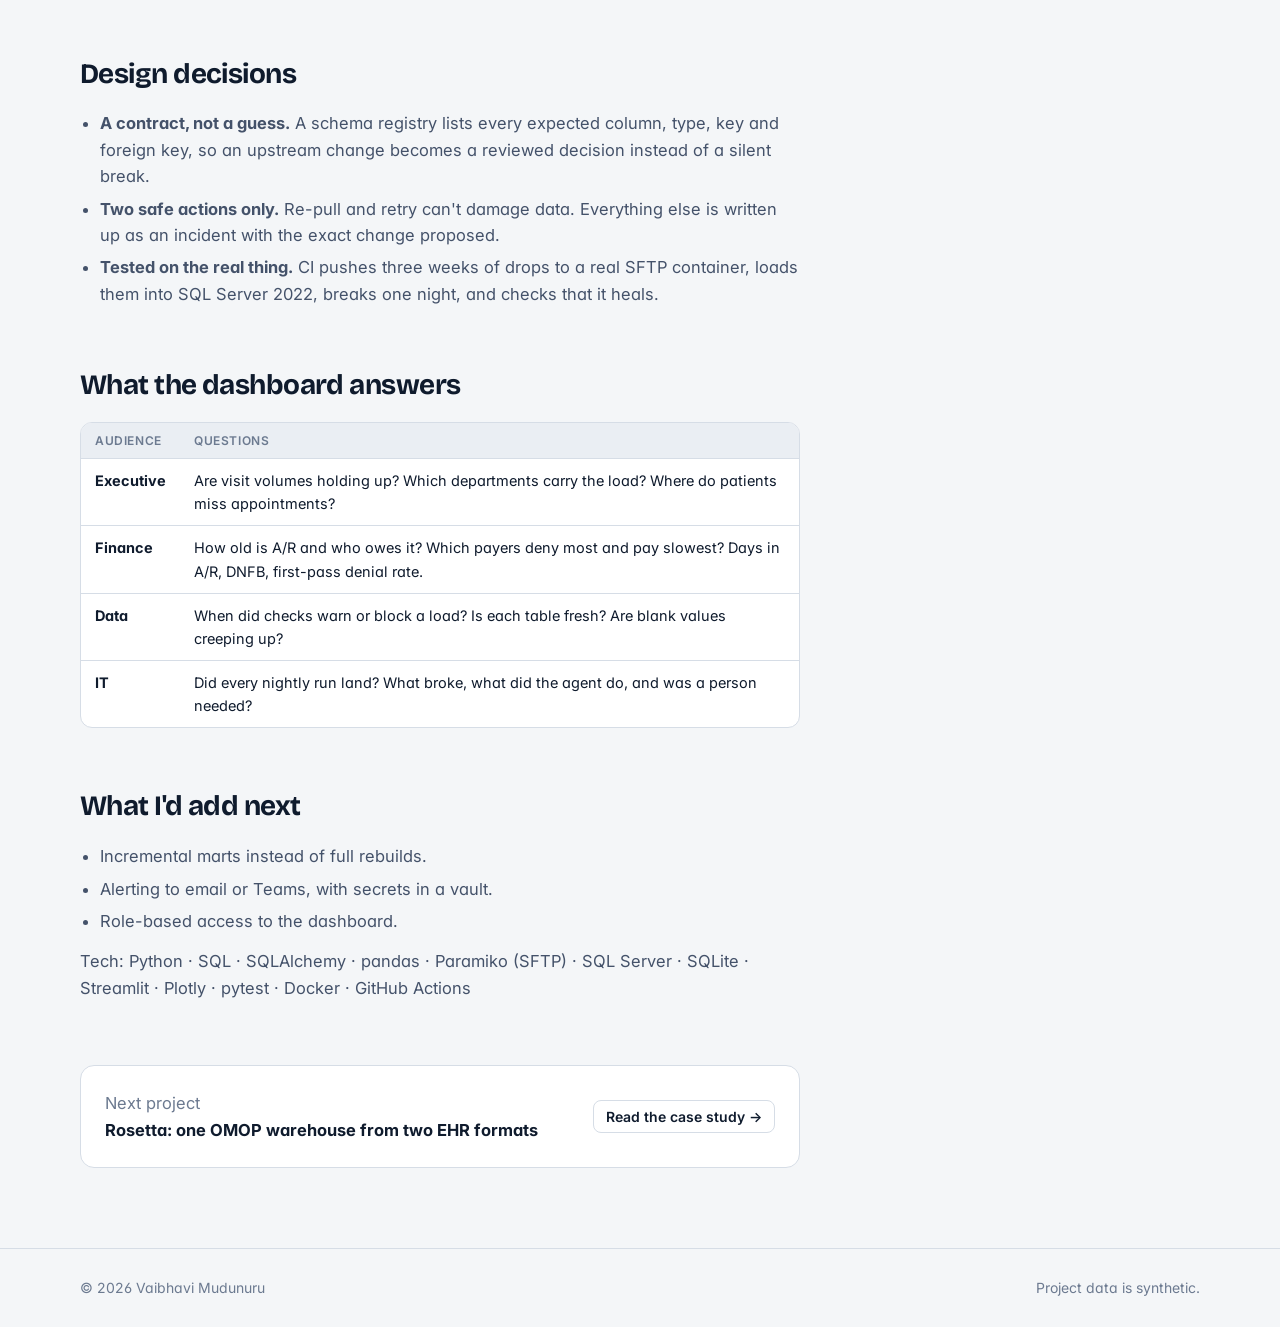
<file: projects/clarity-agentic-etl/index.html>
<!doctype html>
<html lang="en">
<head>
<meta charset="utf-8">
<meta name="viewport" content="width=device-width, initial-scale=1, viewport-fit=cover">
<title>Self-healing Clarity ETL · Vaibhavi Mudunuru</title>
<meta name="description" content="Case study: a nightly Epic Clarity pipeline with file and data checks, an investigation agent that heals safe failures, and a four-audience dashboard.">
<link rel="icon" href="data:image/svg+xml,%3Csvg xmlns='http://www.w3.org/2000/svg' viewBox='0 0 32 32'%3E%3Crect width='32' height='32' rx='8' fill='%232346c8'/%3E%3Ctext x='16' y='21.5' font-family='Arial' font-weight='700' font-size='14' fill='white' text-anchor='middle'%3EVM%3C/text%3E%3C/svg%3E">
<link rel="preconnect" href="https://fonts.googleapis.com">
<link rel="preconnect" href="https://fonts.gstatic.com" crossorigin>
<link rel="stylesheet" href="https://fonts.googleapis.com/css2?family=Bricolage+Grotesque:opsz,wght@12..96,600;12..96,700&family=Inter:wght@400;500;600&family=IBM+Plex+Mono:wght@400;500;600&display=swap">
<link rel="stylesheet" href="../../assets/style.css">
</head>
<body>
<nav class="nav" aria-label="Main">
  <div class="wrap">
    <a class="brand" href="../../"><span class="mark">VM</span>Vaibhavi Mudunuru</a>
    <ul><li><a href="../../#projects">Projects</a></li><li><a href="../../#experience">Experience</a></li><li><a href="../../#contact">Contact</a></li></ul>
    <button class="theme-btn" id="theme" type="button" aria-label="Switch light or dark theme">◐ Theme</button>
  </div>
</nav>

<main class="wrap">
  <header class="cs-hero read">
    <a class="back" href="../../#projects">← All projects</a>
    <p class="eyebrow" style="margin-top:22px">Project 01 · Data engineering · BI</p>
    <h1>Self-healing Epic Clarity ETL</h1>
    <p class="lede">A nightly pipeline from Epic Clarity to a SQL warehouse that checks everything before it loads, sends an agent to investigate failures, and ends in one dashboard for executives, finance, data and IT.</p>
    <div class="btns">
      <a class="btn primary" href="https://mudunuru-vaibhavi.github.io/clarity-agentic-etl/" target="_blank" rel="noopener">Open the live dashboard ↗</a>
      <a class="btn" href="https://github.com/mudunuru-vaibhavi/clarity-agentic-etl" target="_blank" rel="noopener">Read the code ↗</a>
    </div>
  </header>

  <figure class="cs-figure">
    <img src="../../assets/img/clarity-executive.png" alt="Executive view of the dashboard: visits, no-show rate, ED visits and a daily visits chart" width="1440" height="900">
    <figcaption>Executive view: visits, no-shows, ED volume and department load against the prior period.</figcaption>
  </figure>

  <div class="cs-numbers">
    <div><b>140</b><span>nights of Clarity extracts loaded</span></div>
    <div><b>~220K</b><span>rows across 16 Clarity tables</span></div>
    <div><b>~80</b><span>data-quality checks every night</span></div>
    <div><b>1 of 2</b><span>failures healed with no human needed</span></div>
    <div><b>23</b><span>tests, plus a SQL Server run in CI</span></div>
  </div>

  <article class="cs read">
    <h2 style="margin-top:8px">Questions it answers</h2>
    <ul class="questions" style="padding-left:0">
      <li>Did last night's load land, and if not, exactly why?</li>
      <li>Can the pipeline fix itself when a file is damaged in transit?</li>
      <li>How old is our A/R, and which payers deny most?</li>
      <li>Are visit volumes and no-shows holding up by department?</li>
    </ul>
    <h2>The problem</h2>
    <p>Hospitals report from Epic's Clarity database, which a data team copies every night into its own warehouse. When that copy breaks, someone has to find out why at 2 AM: a file cut short in transfer, a column Epic added after an upgrade, rows pointing at visits that were never sent. Until it is fixed, every report downstream is a day stale, and loading bad data is worse than loading none.</p>
    <p>This project rebuilds that whole path as a working proof of concept, then adds an agent that does the first hour of on-call investigation.</p>

    <h2>How it works</h2>
    <ol class="steps">
      <li><span><b>Source: Clarity extracts.</b> A day-by-day simulation of a fictional health system writes pipe-delimited files and a checksum manifest every night.</span></li>
      <li><span><b>Transfer: SFTP landing.</b> New drops are pulled only once their manifest exists, into a temporary folder renamed into place.</span></li>
      <li><span><b>Check, then load.</b> Checksum, row count, schema and types first; then duplicate keys, required fields, foreign keys and balance reconciliation in SQL.</span></li>
      <li><span><b>Investigate failures.</b> The agent reads the audit log, inspects files and queries the warehouse read-only. It may only re-pull and retry; anything else needs a person.</span></li>
      <li><span><b>Report.</b> Reporting marts rebuild after each run and feed one dashboard with four audiences.</span></li>
    </ol>
    <p>Each night loads in one transaction: all of it, or none of it. A failed night holds every later night, because an incremental extract can't be applied before the one it builds on. Every run, file, check and incident is logged, and those audit tables power the IT and data-quality views.</p>

    <h2>Two nights the agent handled</h2>
    <div class="callout"><b>Nov 11 · resolved in 4 minutes · no human needed.</b> A transactions file was cut short on its way over SFTP. The landed file failed its checksum. The agent compared it with the source, found the source copy intact, re-pulled the drop and retried. The night loaded, and the incident closed itself.</div>
    <div class="callout"><b>Nov 14 · held for approval.</b> Epic added a <code>PAT_EMAIL</code> column to the patient extract. The agent matched the new header against the agreed contract, profiled the new column without copying any values into its report, and flagged it as likely PHI under HIPAA's minimum-necessary rule. It held all later nights and asked a person to decide. When a clean file was re-sent, the pipeline caught up on its own.</div>

    <h2>Design decisions</h2>
    <ul>
      <li><b>A contract, not a guess.</b> A schema registry lists every expected column, type, key and foreign key, so an upstream change becomes a reviewed decision instead of a silent break.</li>
      <li><b>Two safe actions only.</b> Re-pull and retry can't damage data. Everything else is written up as an incident with the exact change proposed.</li>
      <li><b>Tested on the real thing.</b> CI pushes three weeks of drops to a real SFTP container, loads them into SQL Server 2022, breaks one night, and checks that it heals.</li>
    </ul>

    <h2>What the dashboard answers</h2>
    <div class="tbl"><table>
      <thead><tr><th>Audience</th><th>Questions</th></tr></thead>
      <tbody>
        <tr><td><b>Executive</b></td><td>Are visit volumes holding up? Which departments carry the load? Where do patients miss appointments?</td></tr>
        <tr><td><b>Finance</b></td><td>How old is A/R and who owes it? Which payers deny most and pay slowest? Days in A/R, DNFB, first-pass denial rate.</td></tr>
        <tr><td><b>Data</b></td><td>When did checks warn or block a load? Is each table fresh? Are blank values creeping up?</td></tr>
        <tr><td><b>IT</b></td><td>Did every nightly run land? What broke, what did the agent do, and was a person needed?</td></tr>
      </tbody>
    </table></div>

    <h2>What I'd add next</h2>
    <ul>
      <li>Incremental marts instead of full rebuilds.</li>
      <li>Alerting to email or Teams, with secrets in a vault.</li>
      <li>Role-based access to the dashboard.</li>
    </ul>
    <p class="muted">Tech: Python · SQL · SQLAlchemy · pandas · Paramiko (SFTP) · SQL Server · SQLite · Streamlit · Plotly · pytest · Docker · GitHub Actions</p>

    <div class="next-proj"><span><span class="muted">Next project</span><br><b>Rosetta: one OMOP warehouse from two EHR formats</b></span><a class="btn small" href="../rosetta-omop/">Read the case study →</a></div>
  </article>
</main>

<footer class="site" style="margin-top:80px"><div class="wrap"><span>© 2026 Vaibhavi Mudunuru</span><span>Project data is synthetic.</span></div></footer>
<script>
(() => { const r = document.documentElement;
  try { const t = localStorage.getItem("vm-theme"); if (t) r.dataset.theme = t; } catch (e) {}
  document.getElementById("theme").addEventListener("click", () => {
    const d = r.dataset.theme ? r.dataset.theme === "dark" : matchMedia("(prefers-color-scheme: dark)").matches;
    r.dataset.theme = d ? "light" : "dark"; try { localStorage.setItem("vm-theme", r.dataset.theme); } catch (e) {} });
})();
</script>
</body>
</html>
</file>
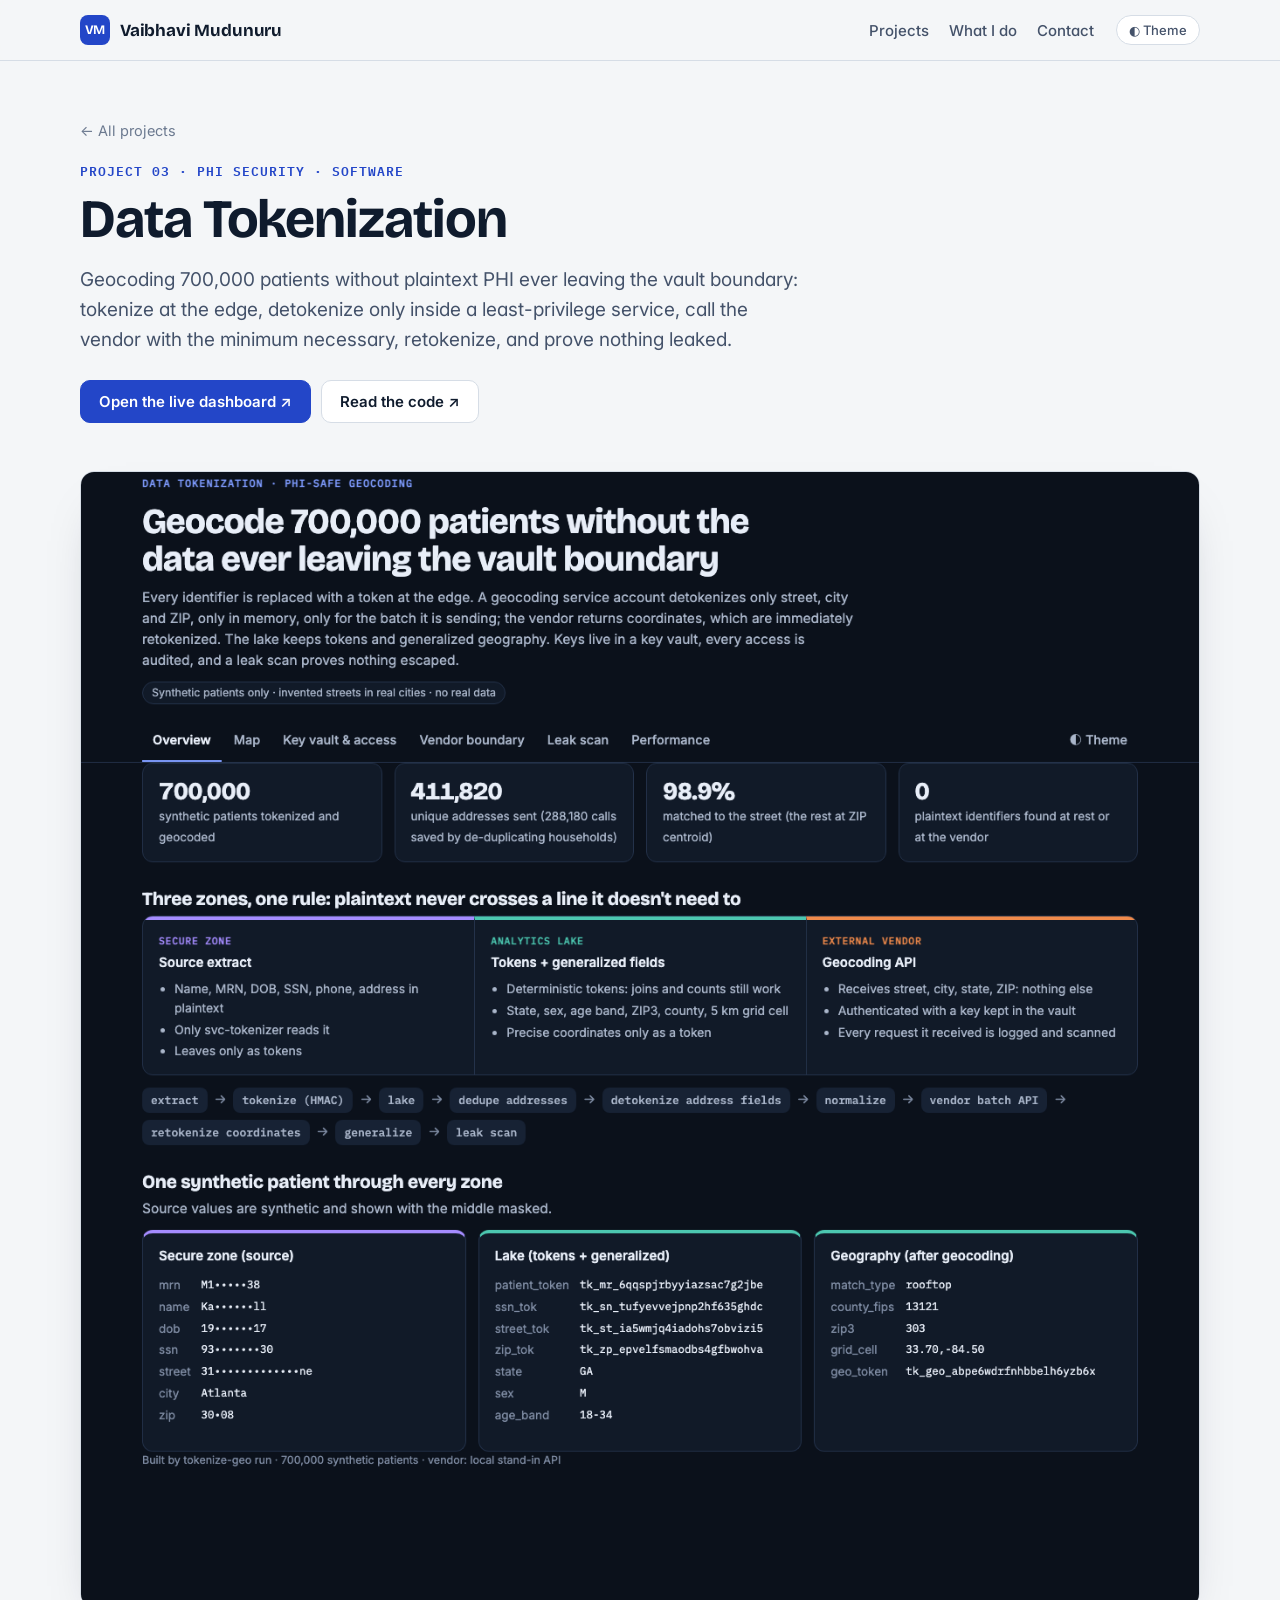
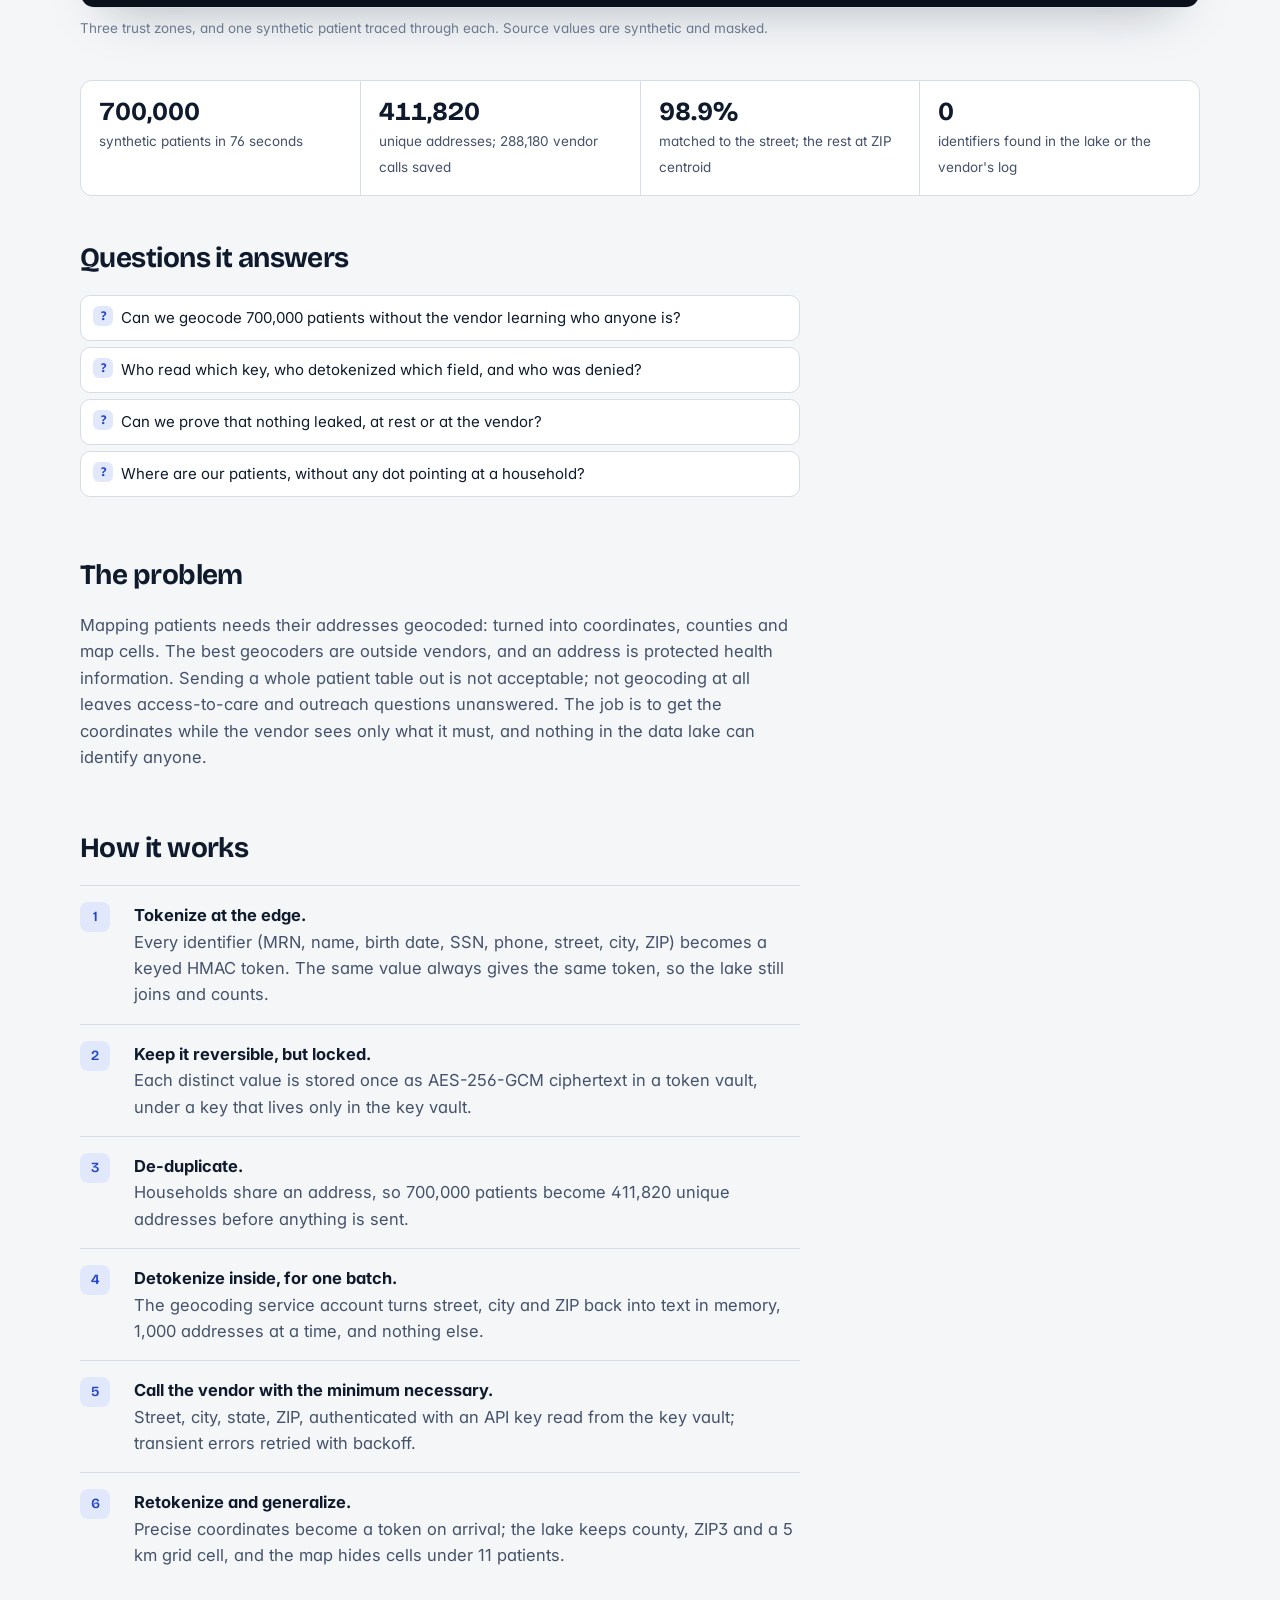
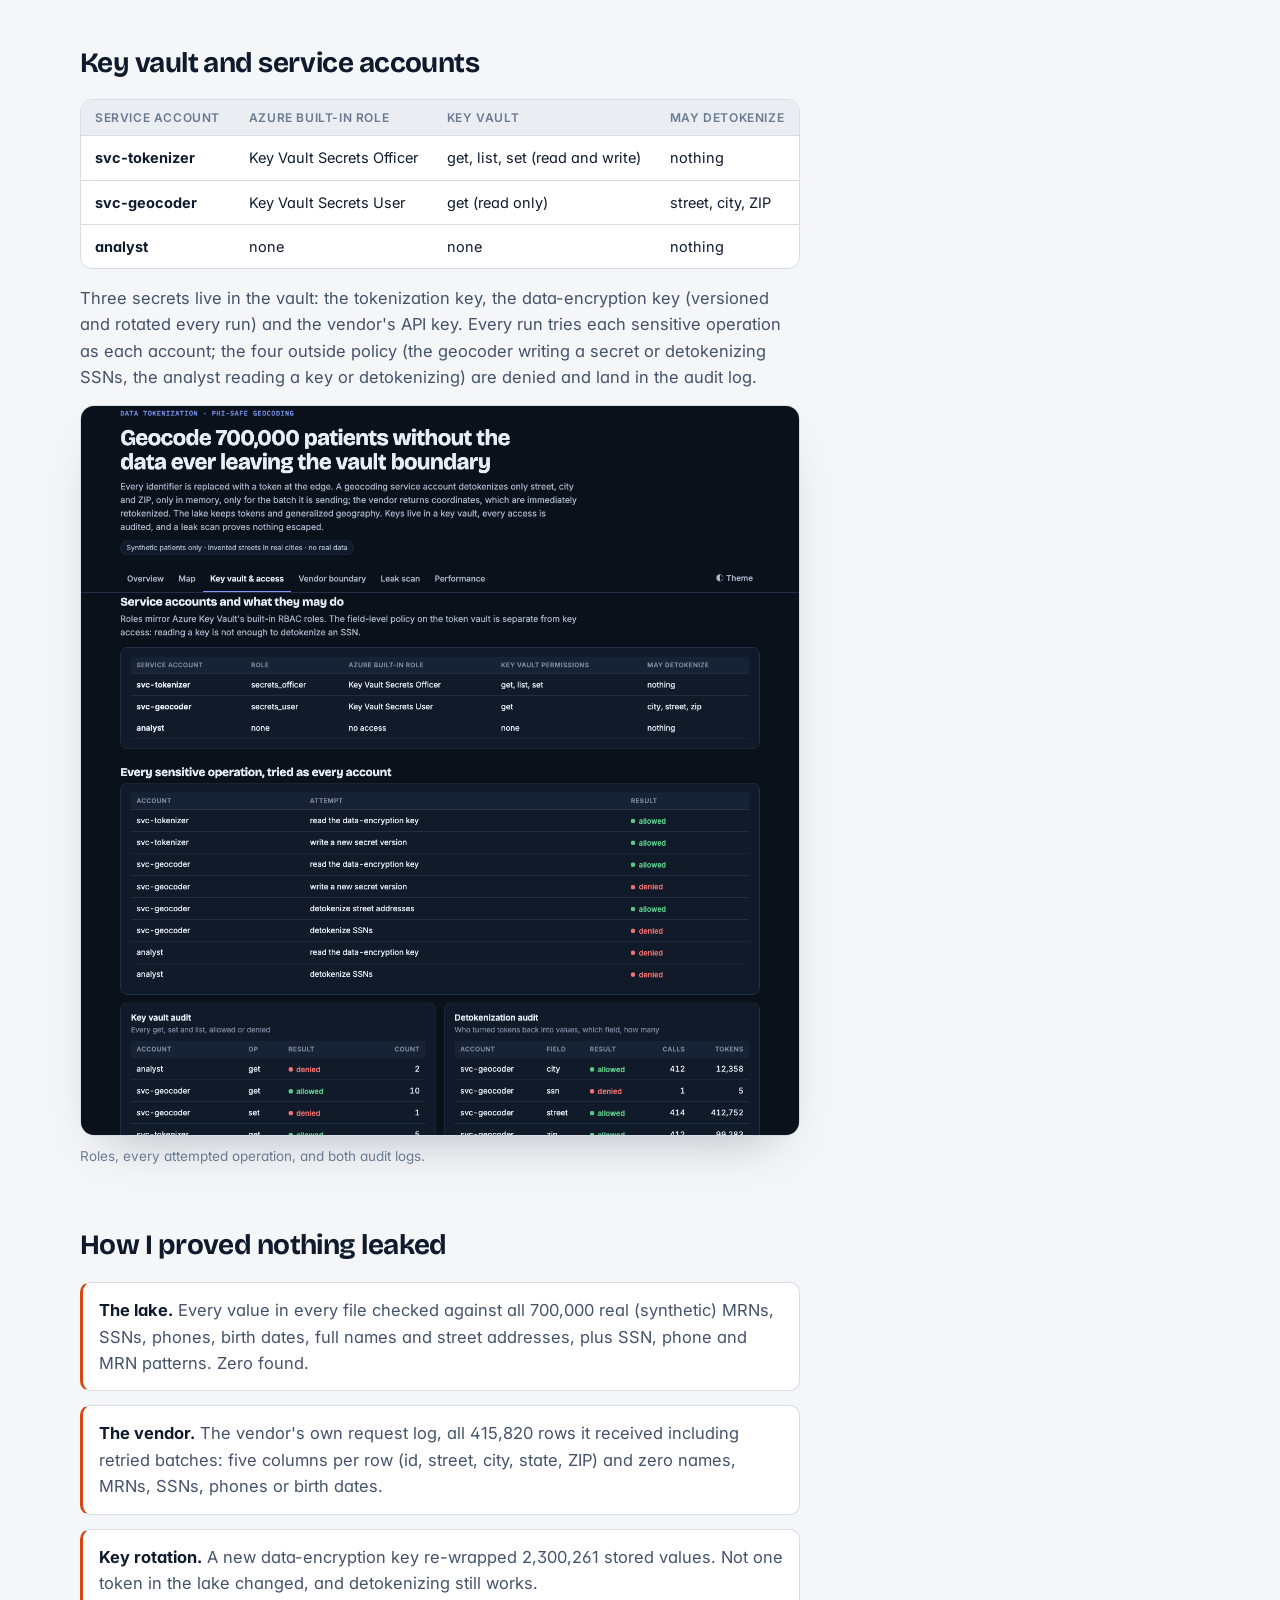
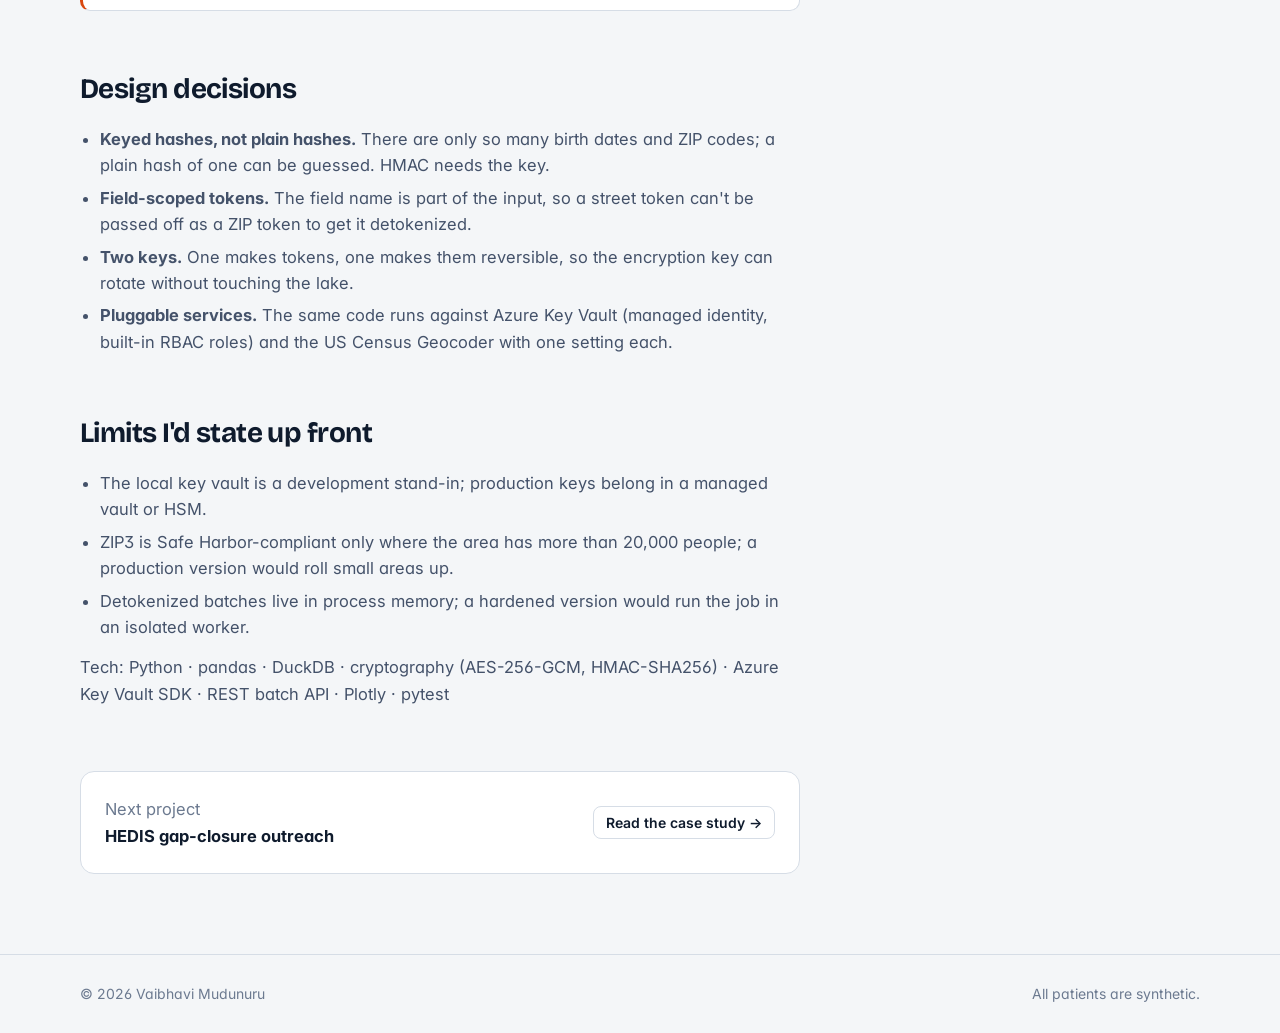
<file: projects/data-tokenization/index.html>
<!doctype html>
<html lang="en">
<head>
<meta charset="utf-8">
<meta name="viewport" content="width=device-width, initial-scale=1, viewport-fit=cover">
<title>Data Tokenization · Vaibhavi Mudunuru</title>
<meta name="description" content="Case study: geocoding 700,000 synthetic patients with tokenization, a key vault, least-privilege service accounts and a leak scan.">
<link rel="icon" href="data:image/svg+xml,%3Csvg xmlns='http://www.w3.org/2000/svg' viewBox='0 0 32 32'%3E%3Crect width='32' height='32' rx='8' fill='%232346c8'/%3E%3Ctext x='16' y='21.5' font-family='Arial' font-weight='700' font-size='14' fill='white' text-anchor='middle'%3EVM%3C/text%3E%3C/svg%3E">
<link rel="preconnect" href="https://fonts.googleapis.com">
<link rel="preconnect" href="https://fonts.gstatic.com" crossorigin>
<link rel="stylesheet" href="https://fonts.googleapis.com/css2?family=Bricolage+Grotesque:opsz,wght@12..96,600;12..96,700&family=Inter:wght@400;500;600&family=IBM+Plex+Mono:wght@400;500;600&display=swap">
<link rel="stylesheet" href="../../assets/style.css">
</head>
<body>
<nav class="nav" aria-label="Main">
  <div class="wrap">
    <a class="brand" href="../../"><span class="mark">VM</span>Vaibhavi Mudunuru</a>
    <ul><li><a href="../../#projects">Projects</a></li><li><a href="../../#roles">What I do</a></li><li><a href="../../#contact">Contact</a></li></ul>
    <button class="theme-btn" id="theme" type="button" aria-label="Switch light or dark theme">◐ Theme</button>
  </div>
</nav>

<main class="wrap">
  <header class="cs-hero read">
    <a class="back" href="../../#projects">← All projects</a>
    <p class="eyebrow" style="margin-top:22px">Project 03 · PHI security · software</p>
    <h1>Data Tokenization</h1>
    <p class="lede">Geocoding 700,000 patients without plaintext PHI ever leaving the vault boundary: tokenize at the edge, detokenize only inside a least-privilege service, call the vendor with the minimum necessary, retokenize, and prove nothing leaked.</p>
    <div class="btns">
      <a class="btn primary" href="https://mudunuru-vaibhavi.github.io/data-tokenization/" target="_blank" rel="noopener">Open the live dashboard ↗</a>
      <a class="btn" href="https://github.com/mudunuru-vaibhavi/data-tokenization" target="_blank" rel="noopener">Read the code ↗</a>
    </div>
  </header>

  <figure class="cs-figure">
    <img src="../../assets/img/tok-overview.png" alt="Overview: three trust zones (secure zone, analytics lake, external vendor) and one synthetic patient traced through each" width="1280" height="1300">
    <figcaption>Three trust zones, and one synthetic patient traced through each. Source values are synthetic and masked.</figcaption>
  </figure>

  <div class="cs-numbers">
    <div><b>700,000</b><span>synthetic patients in 76 seconds</span></div>
    <div><b>411,820</b><span>unique addresses; 288,180 vendor calls saved</span></div>
    <div><b>98.9%</b><span>matched to the street; the rest at ZIP centroid</span></div>
    <div><b>0</b><span>identifiers found in the lake or the vendor's log</span></div>
  </div>

  <article class="cs read">
    <h2 style="margin-top:8px">Questions it answers</h2>
    <ul class="questions" style="padding-left:0">
      <li>Can we geocode 700,000 patients without the vendor learning who anyone is?</li>
      <li>Who read which key, who detokenized which field, and who was denied?</li>
      <li>Can we prove that nothing leaked, at rest or at the vendor?</li>
      <li>Where are our patients, without any dot pointing at a household?</li>
    </ul>
    <h2>The problem</h2>
    <p>Mapping patients needs their addresses geocoded: turned into coordinates, counties and map cells. The best geocoders are outside vendors, and an address is protected health information. Sending a whole patient table out is not acceptable; not geocoding at all leaves access-to-care and outreach questions unanswered. The job is to get the coordinates while the vendor sees only what it must, and nothing in the data lake can identify anyone.</p>

    <h2>How it works</h2>
    <ol class="steps">
      <li><span><b>Tokenize at the edge.</b> Every identifier (MRN, name, birth date, SSN, phone, street, city, ZIP) becomes a keyed HMAC token. The same value always gives the same token, so the lake still joins and counts.</span></li>
      <li><span><b>Keep it reversible, but locked.</b> Each distinct value is stored once as AES-256-GCM ciphertext in a token vault, under a key that lives only in the key vault.</span></li>
      <li><span><b>De-duplicate.</b> Households share an address, so 700,000 patients become 411,820 unique addresses before anything is sent.</span></li>
      <li><span><b>Detokenize inside, for one batch.</b> The geocoding service account turns street, city and ZIP back into text in memory, 1,000 addresses at a time, and nothing else.</span></li>
      <li><span><b>Call the vendor with the minimum necessary.</b> Street, city, state, ZIP, authenticated with an API key read from the key vault; transient errors retried with backoff.</span></li>
      <li><span><b>Retokenize and generalize.</b> Precise coordinates become a token on arrival; the lake keeps county, ZIP3 and a 5 km grid cell, and the map hides cells under 11 patients.</span></li>
    </ol>

    <h2>Key vault and service accounts</h2>
    <div class="tbl"><table>
      <thead><tr><th>Service account</th><th>Azure built-in role</th><th>Key vault</th><th>May detokenize</th></tr></thead>
      <tbody>
        <tr><td><b>svc-tokenizer</b></td><td>Key Vault Secrets Officer</td><td>get, list, set (read and write)</td><td>nothing</td></tr>
        <tr><td><b>svc-geocoder</b></td><td>Key Vault Secrets User</td><td>get (read only)</td><td>street, city, ZIP</td></tr>
        <tr><td><b>analyst</b></td><td>none</td><td>none</td><td>nothing</td></tr>
      </tbody>
    </table></div>
    <p>Three secrets live in the vault: the tokenization key, the data-encryption key (versioned and rotated every run) and the vendor's API key. Every run tries each sensitive operation as each account; the four outside policy (the geocoder writing a secret or detokenizing SSNs, the analyst reading a key or detokenizing) are denied and land in the audit log.</p>

    <figure class="cs-figure">
      <img src="../../assets/img/tok-vault.png" alt="Key vault and access: service accounts, every attempted operation with allowed or denied, key vault audit and detokenization audit" width="1280" height="1300" loading="lazy">
      <figcaption>Roles, every attempted operation, and both audit logs.</figcaption>
    </figure>

    <h2>How I proved nothing leaked</h2>
    <div class="callout"><b>The lake.</b> Every value in every file checked against all 700,000 real (synthetic) MRNs, SSNs, phones, birth dates, full names and street addresses, plus SSN, phone and MRN patterns. Zero found.</div>
    <div class="callout"><b>The vendor.</b> The vendor's own request log, all 415,820 rows it received including retried batches: five columns per row (id, street, city, state, ZIP) and zero names, MRNs, SSNs, phones or birth dates.</div>
    <div class="callout"><b>Key rotation.</b> A new data-encryption key re-wrapped 2,300,261 stored values. Not one token in the lake changed, and detokenizing still works.</div>

    <h2>Design decisions</h2>
    <ul>
      <li><b>Keyed hashes, not plain hashes.</b> There are only so many birth dates and ZIP codes; a plain hash of one can be guessed. HMAC needs the key.</li>
      <li><b>Field-scoped tokens.</b> The field name is part of the input, so a street token can't be passed off as a ZIP token to get it detokenized.</li>
      <li><b>Two keys.</b> One makes tokens, one makes them reversible, so the encryption key can rotate without touching the lake.</li>
      <li><b>Pluggable services.</b> The same code runs against Azure Key Vault (managed identity, built-in RBAC roles) and the US Census Geocoder with one setting each.</li>
    </ul>

    <h2>Limits I'd state up front</h2>
    <ul>
      <li>The local key vault is a development stand-in; production keys belong in a managed vault or HSM.</li>
      <li>ZIP3 is Safe Harbor-compliant only where the area has more than 20,000 people; a production version would roll small areas up.</li>
      <li>Detokenized batches live in process memory; a hardened version would run the job in an isolated worker.</li>
    </ul>
    <p class="muted">Tech: Python · pandas · DuckDB · cryptography (AES-256-GCM, HMAC-SHA256) · Azure Key Vault SDK · REST batch API · Plotly · pytest</p>

    <div class="next-proj"><span><span class="muted">Next project</span><br><b>HEDIS gap-closure outreach</b></span><a class="btn small" href="../hedis-outreach-rag/">Read the case study →</a></div>
  </article>
</main>

<footer class="site" style="margin-top:80px"><div class="wrap"><span>© 2026 Vaibhavi Mudunuru</span><span>All patients are synthetic.</span></div></footer>
<script>
(() => { const r = document.documentElement;
  try { const t = localStorage.getItem("vm-theme"); if (t) r.dataset.theme = t; } catch (e) {}
  document.getElementById("theme").addEventListener("click", () => {
    const d = r.dataset.theme ? r.dataset.theme === "dark" : matchMedia("(prefers-color-scheme: dark)").matches;
    r.dataset.theme = d ? "light" : "dark"; try { localStorage.setItem("vm-theme", r.dataset.theme); } catch (e) {} });
})();
</script>
</body>
</html>
</file>
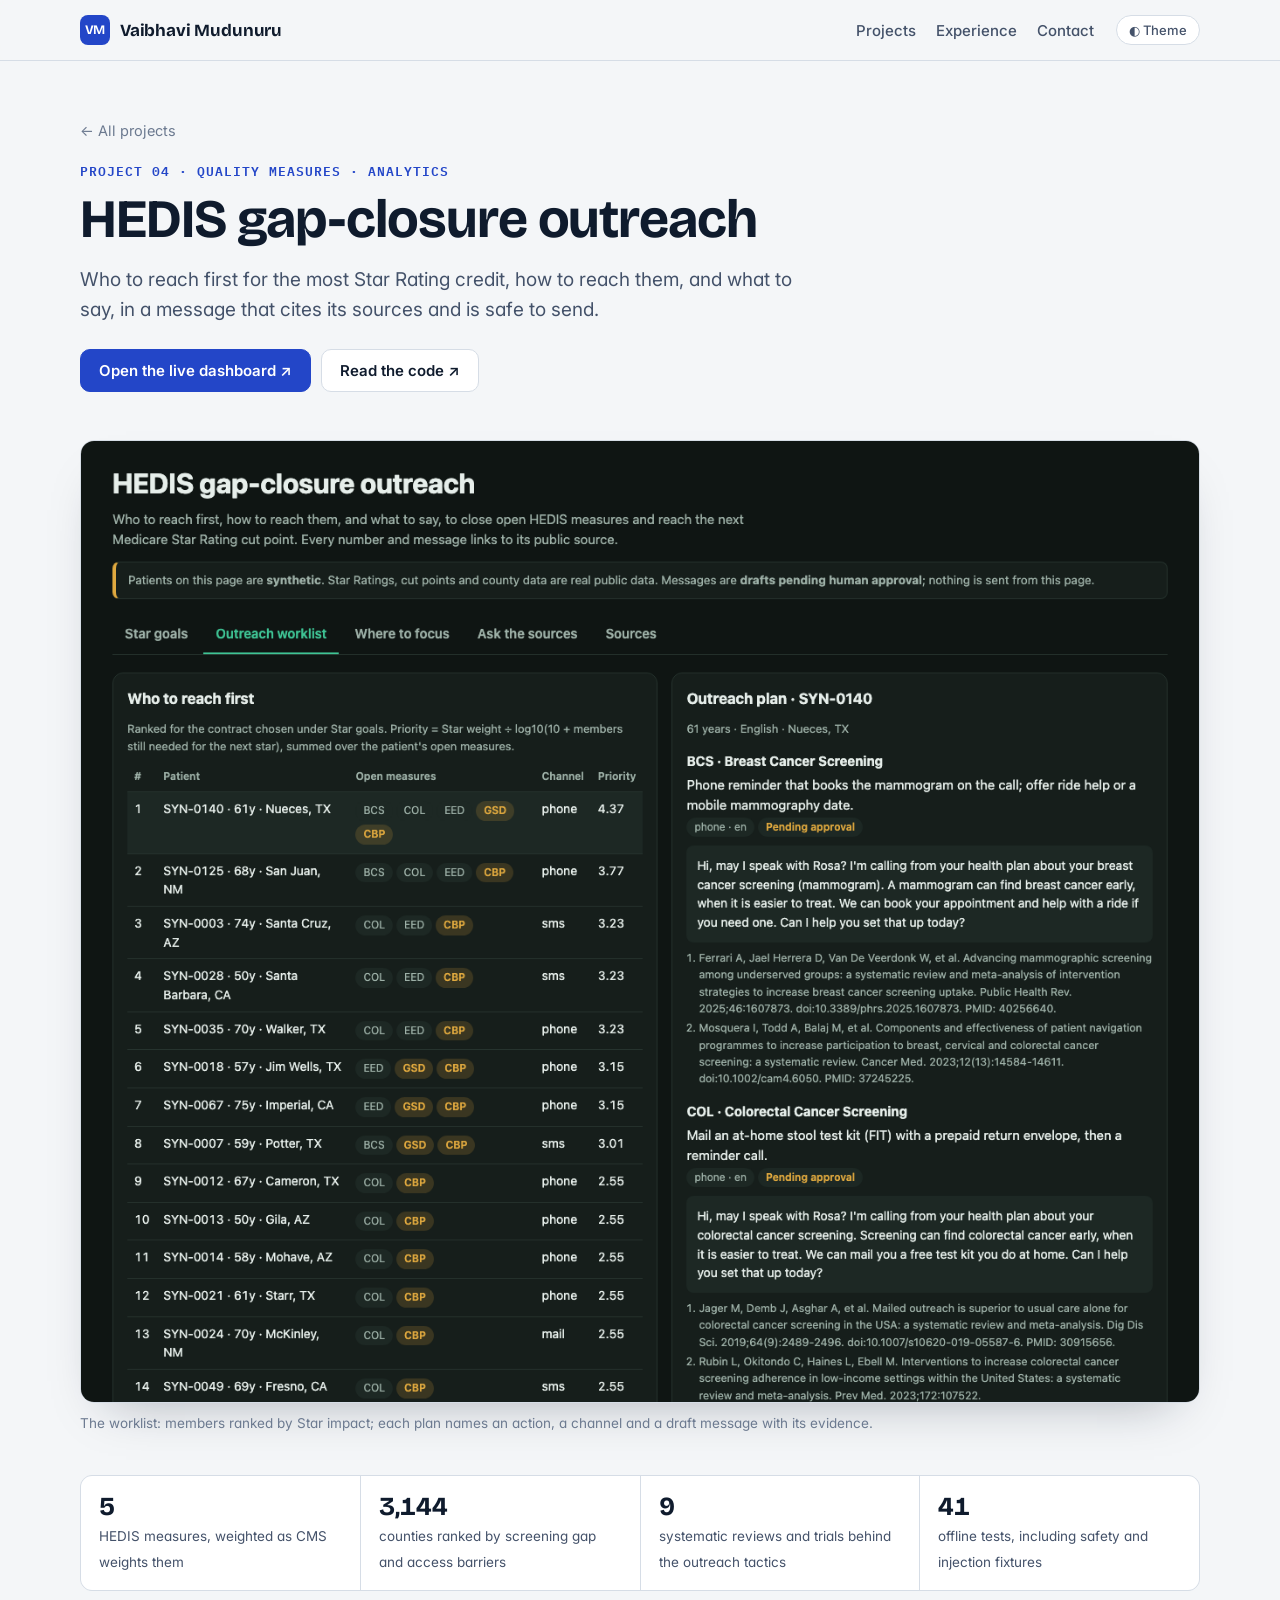
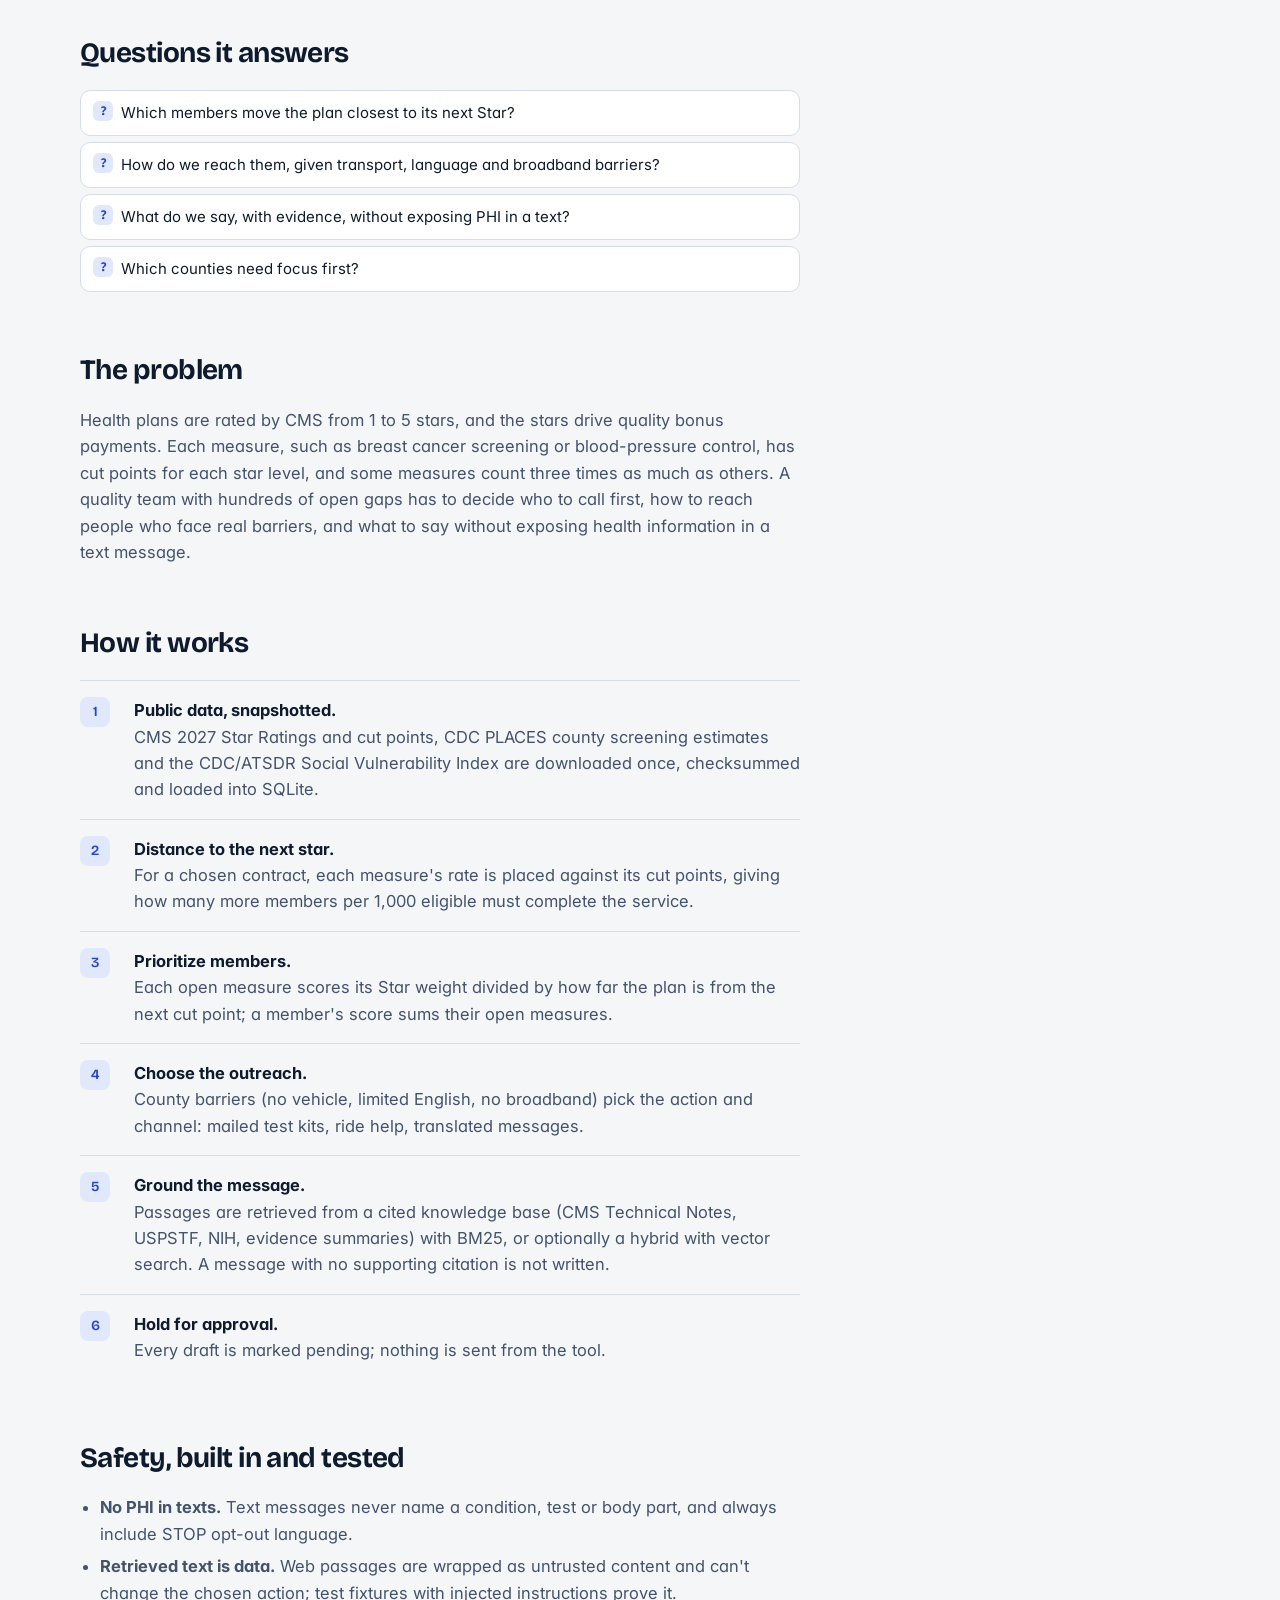
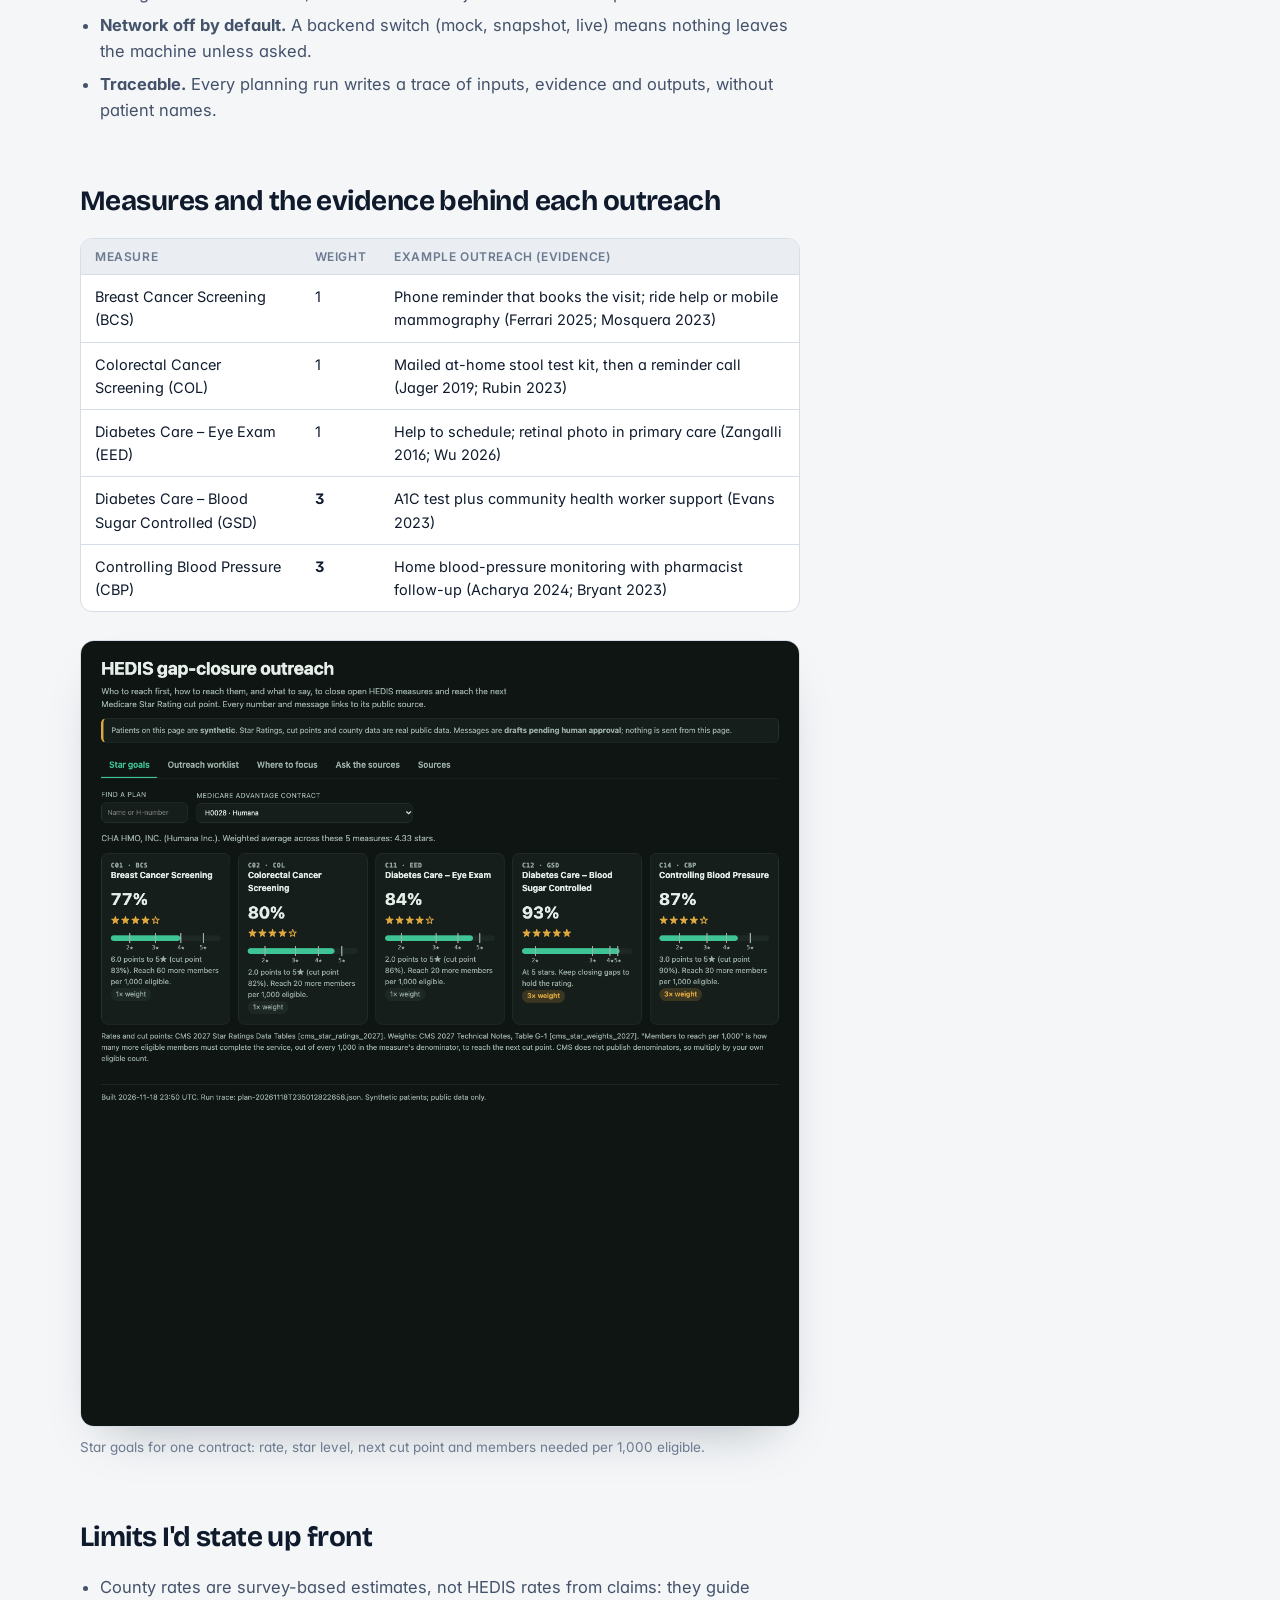
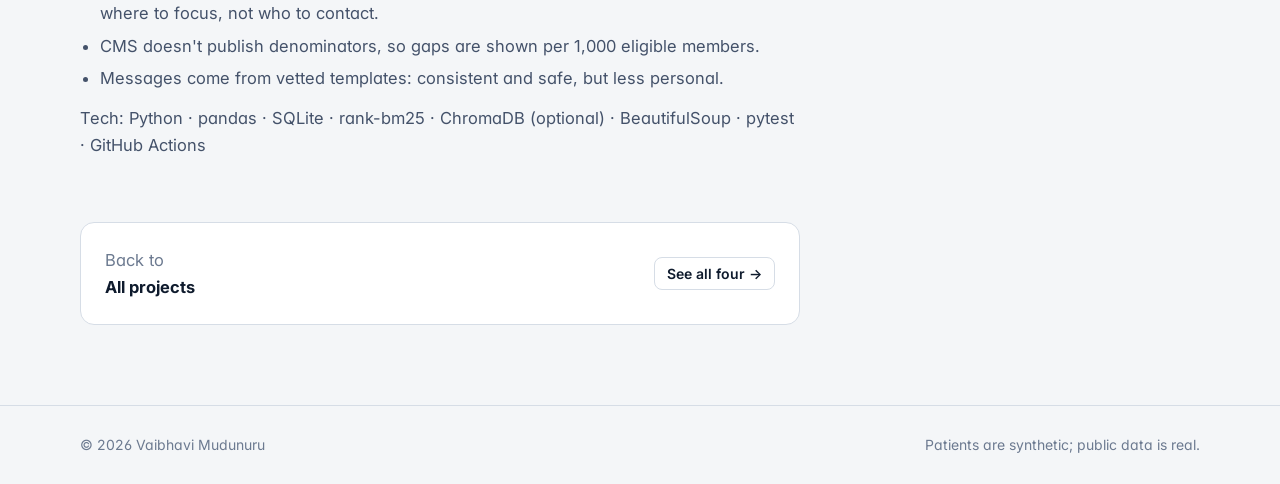
<file: projects/hedis-outreach-rag/index.html>
<!doctype html>
<html lang="en">
<head>
<meta charset="utf-8">
<meta name="viewport" content="width=device-width, initial-scale=1, viewport-fit=cover">
<title>HEDIS Gap-Closure Outreach · Vaibhavi Mudunuru</title>
<meta name="description" content="Case study: ranking Medicare Advantage members by Star Rating impact and drafting cited, safe outreach from public CMS and CDC data.">
<link rel="icon" href="data:image/svg+xml,%3Csvg xmlns='http://www.w3.org/2000/svg' viewBox='0 0 32 32'%3E%3Crect width='32' height='32' rx='8' fill='%232346c8'/%3E%3Ctext x='16' y='21.5' font-family='Arial' font-weight='700' font-size='14' fill='white' text-anchor='middle'%3EVM%3C/text%3E%3C/svg%3E">
<link rel="preconnect" href="https://fonts.googleapis.com">
<link rel="preconnect" href="https://fonts.gstatic.com" crossorigin>
<link rel="stylesheet" href="https://fonts.googleapis.com/css2?family=Bricolage+Grotesque:opsz,wght@12..96,600;12..96,700&family=Inter:wght@400;500;600&family=IBM+Plex+Mono:wght@400;500;600&display=swap">
<link rel="stylesheet" href="../../assets/style.css">
</head>
<body>
<nav class="nav" aria-label="Main">
  <div class="wrap">
    <a class="brand" href="../../"><span class="mark">VM</span>Vaibhavi Mudunuru</a>
    <ul><li><a href="../../#projects">Projects</a></li><li><a href="../../#experience">Experience</a></li><li><a href="../../#contact">Contact</a></li></ul>
    <button class="theme-btn" id="theme" type="button" aria-label="Switch light or dark theme">◐ Theme</button>
  </div>
</nav>

<main class="wrap">
  <header class="cs-hero read">
    <a class="back" href="../../#projects">← All projects</a>
    <p class="eyebrow" style="margin-top:22px">Project 04 · Quality measures · analytics</p>
    <h1>HEDIS gap-closure outreach</h1>
    <p class="lede">Who to reach first for the most Star Rating credit, how to reach them, and what to say, in a message that cites its sources and is safe to send.</p>
    <div class="btns">
      <a class="btn primary" href="https://mudunuru-vaibhavi.github.io/hedis-outreach-rag/" target="_blank" rel="noopener">Open the live dashboard ↗</a>
      <a class="btn" href="https://github.com/mudunuru-vaibhavi/hedis-outreach-rag" target="_blank" rel="noopener">Read the code ↗</a>
    </div>
  </header>

  <figure class="cs-figure">
    <img src="../../assets/img/hedis-worklist.png" alt="Outreach worklist: synthetic members ranked by priority, with a cited outreach plan and draft messages pending approval" width="1280" height="1100">
    <figcaption>The worklist: members ranked by Star impact; each plan names an action, a channel and a draft message with its evidence.</figcaption>
  </figure>

  <div class="cs-numbers">
    <div><b>5</b><span>HEDIS measures, weighted as CMS weights them</span></div>
    <div><b>3,144</b><span>counties ranked by screening gap and access barriers</span></div>
    <div><b>9</b><span>systematic reviews and trials behind the outreach tactics</span></div>
    <div><b>41</b><span>offline tests, including safety and injection fixtures</span></div>
  </div>

  <article class="cs read">
    <h2 style="margin-top:8px">Questions it answers</h2>
    <ul class="questions" style="padding-left:0">
      <li>Which members move the plan closest to its next Star?</li>
      <li>How do we reach them, given transport, language and broadband barriers?</li>
      <li>What do we say, with evidence, without exposing PHI in a text?</li>
      <li>Which counties need focus first?</li>
    </ul>
    <h2>The problem</h2>
    <p>Health plans are rated by CMS from 1 to 5 stars, and the stars drive quality bonus payments. Each measure, such as breast cancer screening or blood-pressure control, has cut points for each star level, and some measures count three times as much as others. A quality team with hundreds of open gaps has to decide who to call first, how to reach people who face real barriers, and what to say without exposing health information in a text message.</p>

    <h2>How it works</h2>
    <ol class="steps">
      <li><span><b>Public data, snapshotted.</b> CMS 2027 Star Ratings and cut points, CDC PLACES county screening estimates and the CDC/ATSDR Social Vulnerability Index are downloaded once, checksummed and loaded into SQLite.</span></li>
      <li><span><b>Distance to the next star.</b> For a chosen contract, each measure's rate is placed against its cut points, giving how many more members per 1,000 eligible must complete the service.</span></li>
      <li><span><b>Prioritize members.</b> Each open measure scores its Star weight divided by how far the plan is from the next cut point; a member's score sums their open measures.</span></li>
      <li><span><b>Choose the outreach.</b> County barriers (no vehicle, limited English, no broadband) pick the action and channel: mailed test kits, ride help, translated messages.</span></li>
      <li><span><b>Ground the message.</b> Passages are retrieved from a cited knowledge base (CMS Technical Notes, USPSTF, NIH, evidence summaries) with BM25, or optionally a hybrid with vector search. A message with no supporting citation is not written.</span></li>
      <li><span><b>Hold for approval.</b> Every draft is marked pending; nothing is sent from the tool.</span></li>
    </ol>

    <h2>Safety, built in and tested</h2>
    <ul>
      <li><b>No PHI in texts.</b> Text messages never name a condition, test or body part, and always include STOP opt-out language.</li>
      <li><b>Retrieved text is data.</b> Web passages are wrapped as untrusted content and can't change the chosen action; test fixtures with injected instructions prove it.</li>
      <li><b>Network off by default.</b> A backend switch (mock, snapshot, live) means nothing leaves the machine unless asked.</li>
      <li><b>Traceable.</b> Every planning run writes a trace of inputs, evidence and outputs, without patient names.</li>
    </ul>

    <h2>Measures and the evidence behind each outreach</h2>
    <div class="tbl"><table>
      <thead><tr><th>Measure</th><th>Weight</th><th>Example outreach (evidence)</th></tr></thead>
      <tbody>
        <tr><td>Breast Cancer Screening (BCS)</td><td>1</td><td>Phone reminder that books the visit; ride help or mobile mammography (Ferrari 2025; Mosquera 2023)</td></tr>
        <tr><td>Colorectal Cancer Screening (COL)</td><td>1</td><td>Mailed at-home stool test kit, then a reminder call (Jager 2019; Rubin 2023)</td></tr>
        <tr><td>Diabetes Care – Eye Exam (EED)</td><td>1</td><td>Help to schedule; retinal photo in primary care (Zangalli 2016; Wu 2026)</td></tr>
        <tr><td>Diabetes Care – Blood Sugar Controlled (GSD)</td><td><b>3</b></td><td>A1C test plus community health worker support (Evans 2023)</td></tr>
        <tr><td>Controlling Blood Pressure (CBP)</td><td><b>3</b></td><td>Home blood-pressure monitoring with pharmacist follow-up (Acharya 2024; Bryant 2023)</td></tr>
      </tbody>
    </table></div>

    <figure class="cs-figure" style="margin-top:28px">
      <img src="../../assets/img/hedis-star-goals.png" alt="Star goals: five measures for one contract with rates, stars and distance to the next cut point" width="1280" height="1400" loading="lazy">
      <figcaption>Star goals for one contract: rate, star level, next cut point and members needed per 1,000 eligible.</figcaption>
    </figure>

    <h2>Limits I'd state up front</h2>
    <ul>
      <li>County rates are survey-based estimates, not HEDIS rates from claims: they guide where to focus, not who to contact.</li>
      <li>CMS doesn't publish denominators, so gaps are shown per 1,000 eligible members.</li>
      <li>Messages come from vetted templates: consistent and safe, but less personal.</li>
    </ul>
    <p class="muted">Tech: Python · pandas · SQLite · rank-bm25 · ChromaDB (optional) · BeautifulSoup · pytest · GitHub Actions</p>

    <div class="next-proj"><span><span class="muted">Back to</span><br><b>All projects</b></span><a class="btn small" href="../../#projects">See all four →</a></div>
  </article>
</main>

<footer class="site" style="margin-top:80px"><div class="wrap"><span>© 2026 Vaibhavi Mudunuru</span><span>Patients are synthetic; public data is real.</span></div></footer>
<script>
(() => { const r = document.documentElement;
  try { const t = localStorage.getItem("vm-theme"); if (t) r.dataset.theme = t; } catch (e) {}
  document.getElementById("theme").addEventListener("click", () => {
    const d = r.dataset.theme ? r.dataset.theme === "dark" : matchMedia("(prefers-color-scheme: dark)").matches;
    r.dataset.theme = d ? "light" : "dark"; try { localStorage.setItem("vm-theme", r.dataset.theme); } catch (e) {} });
})();
</script>
</body>
</html>
</file>
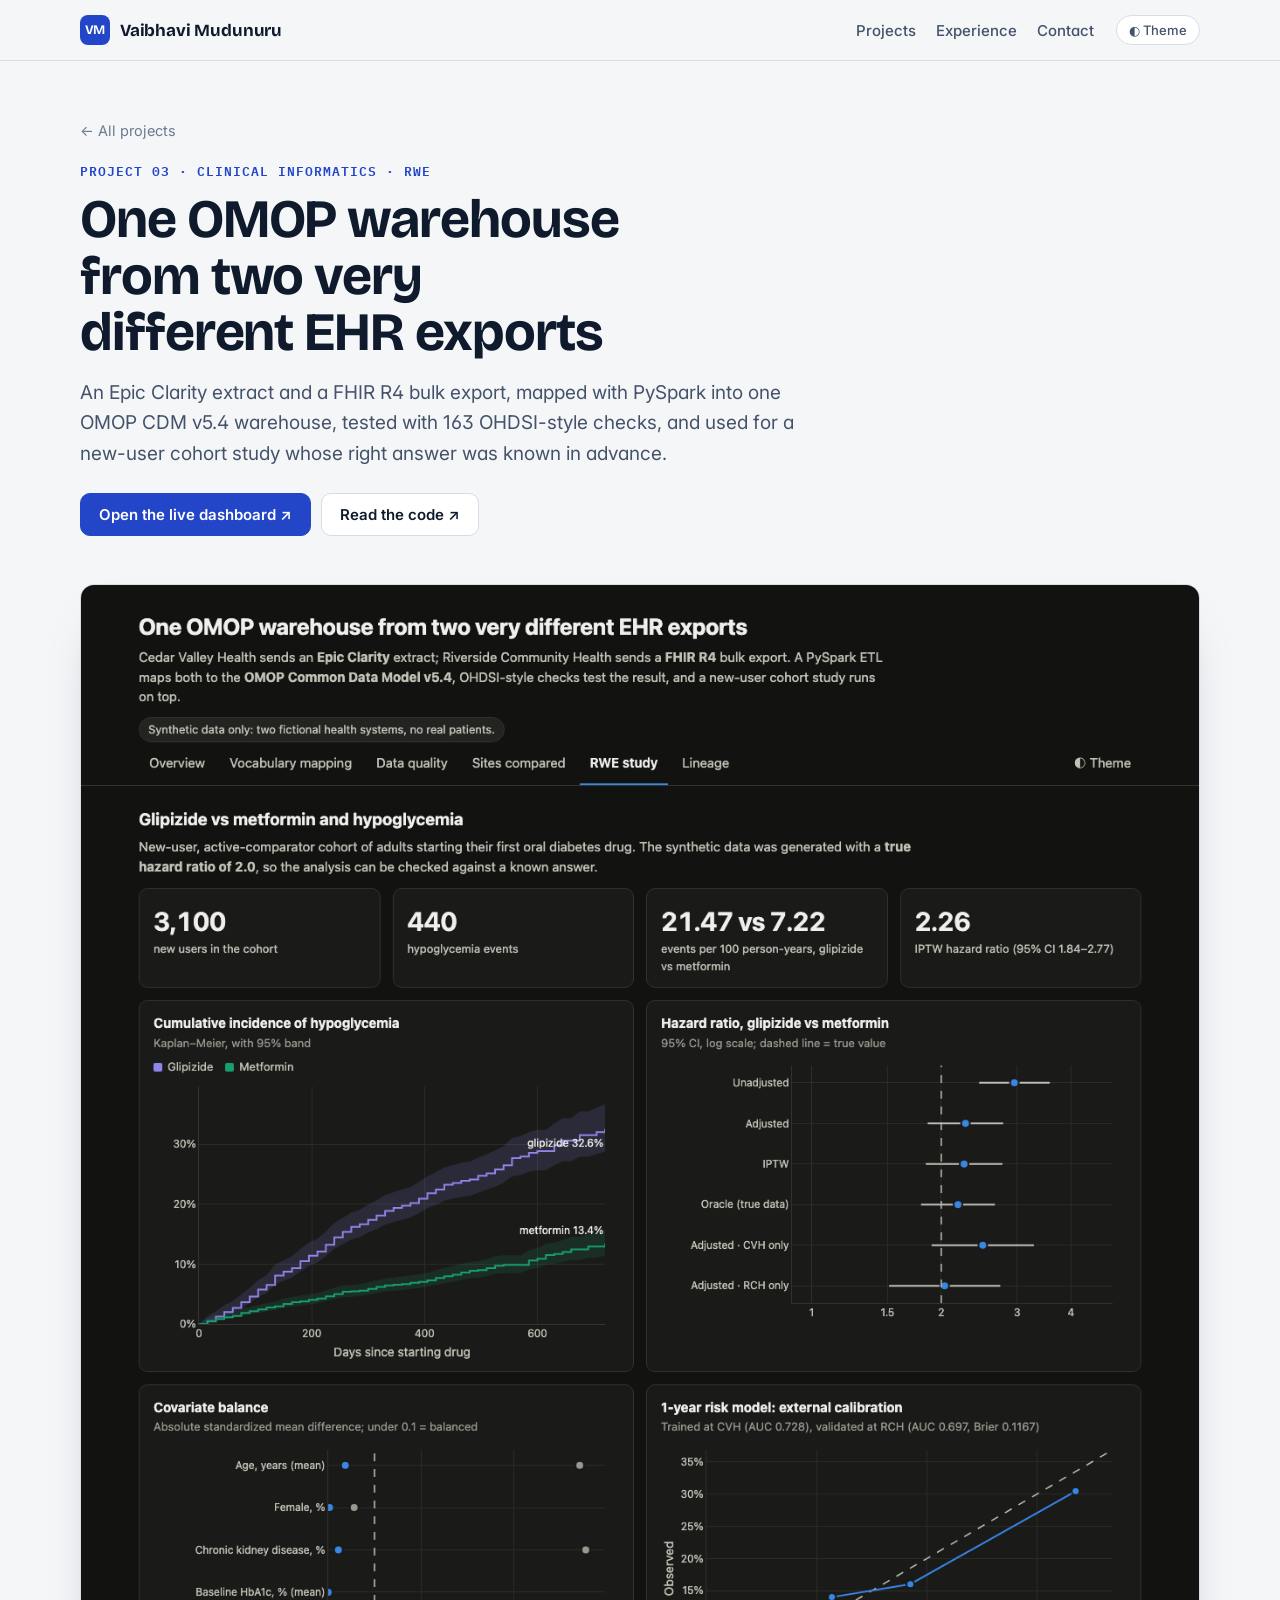
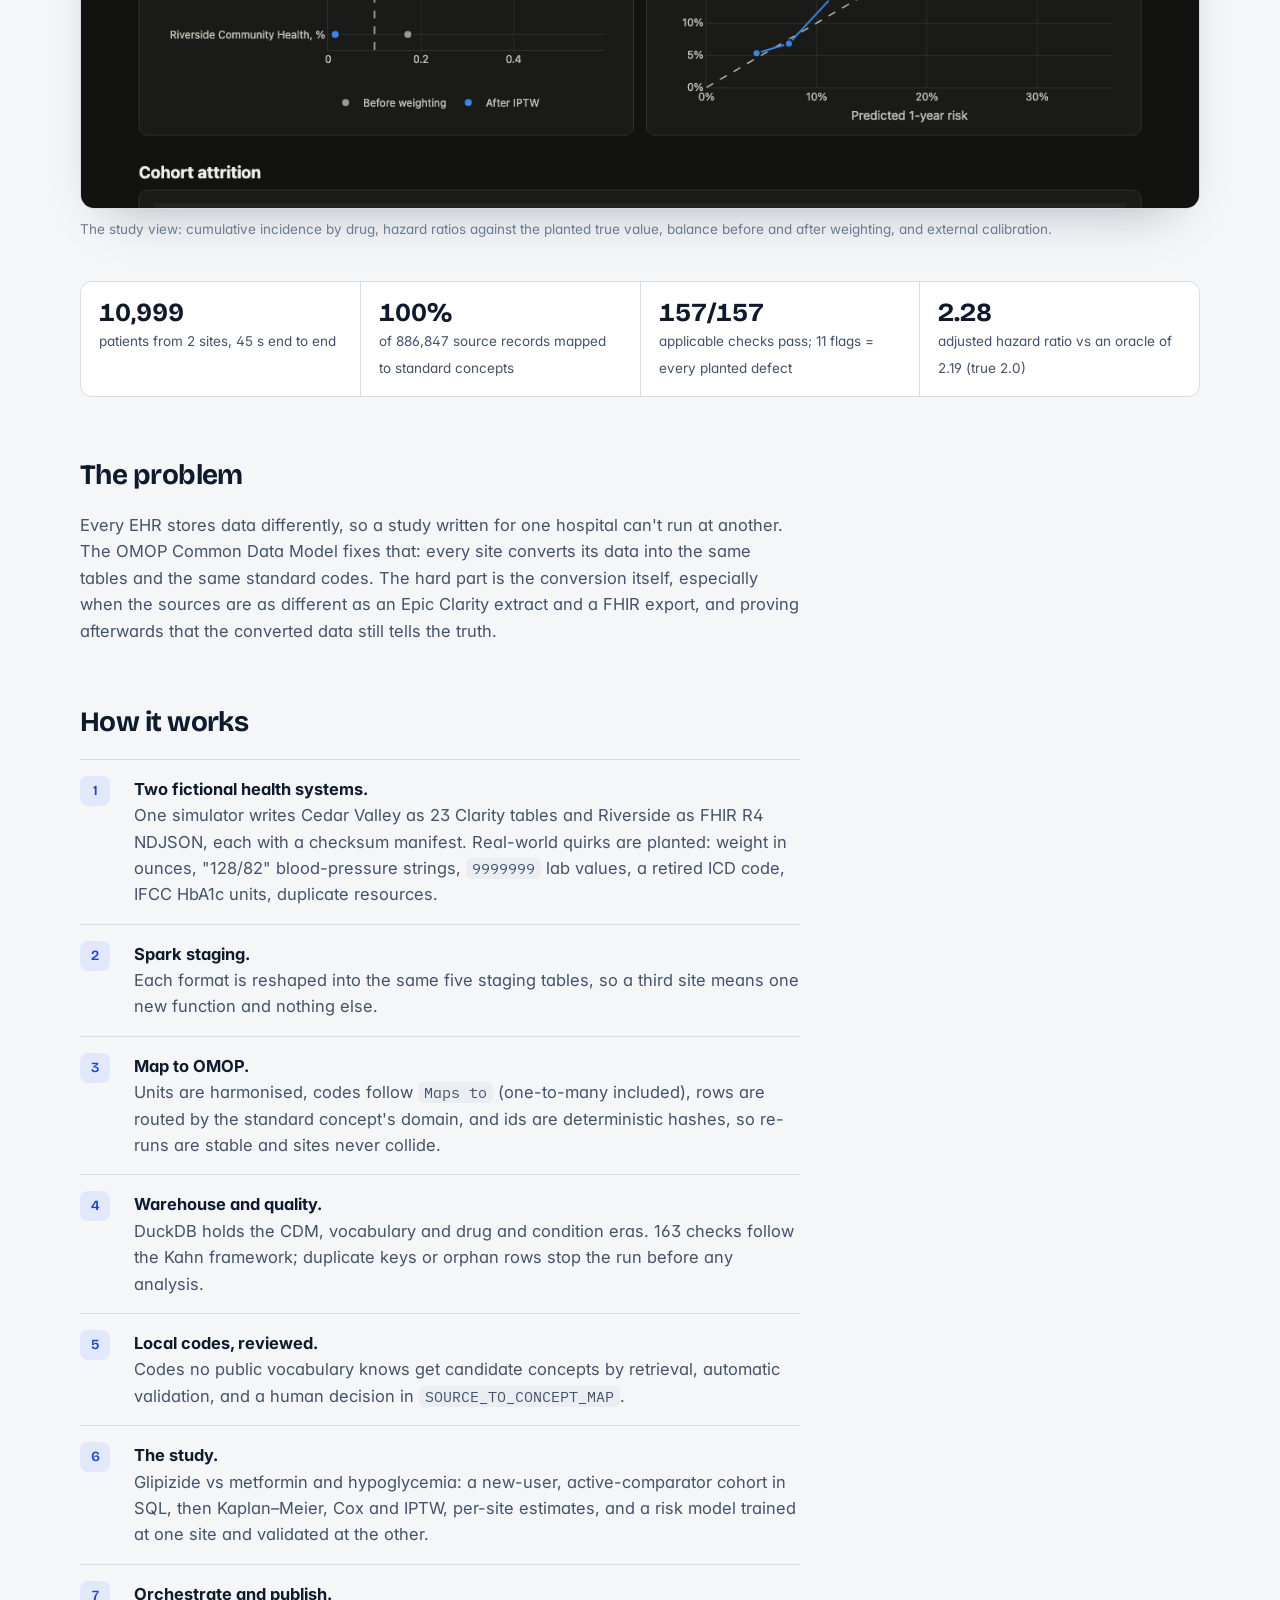
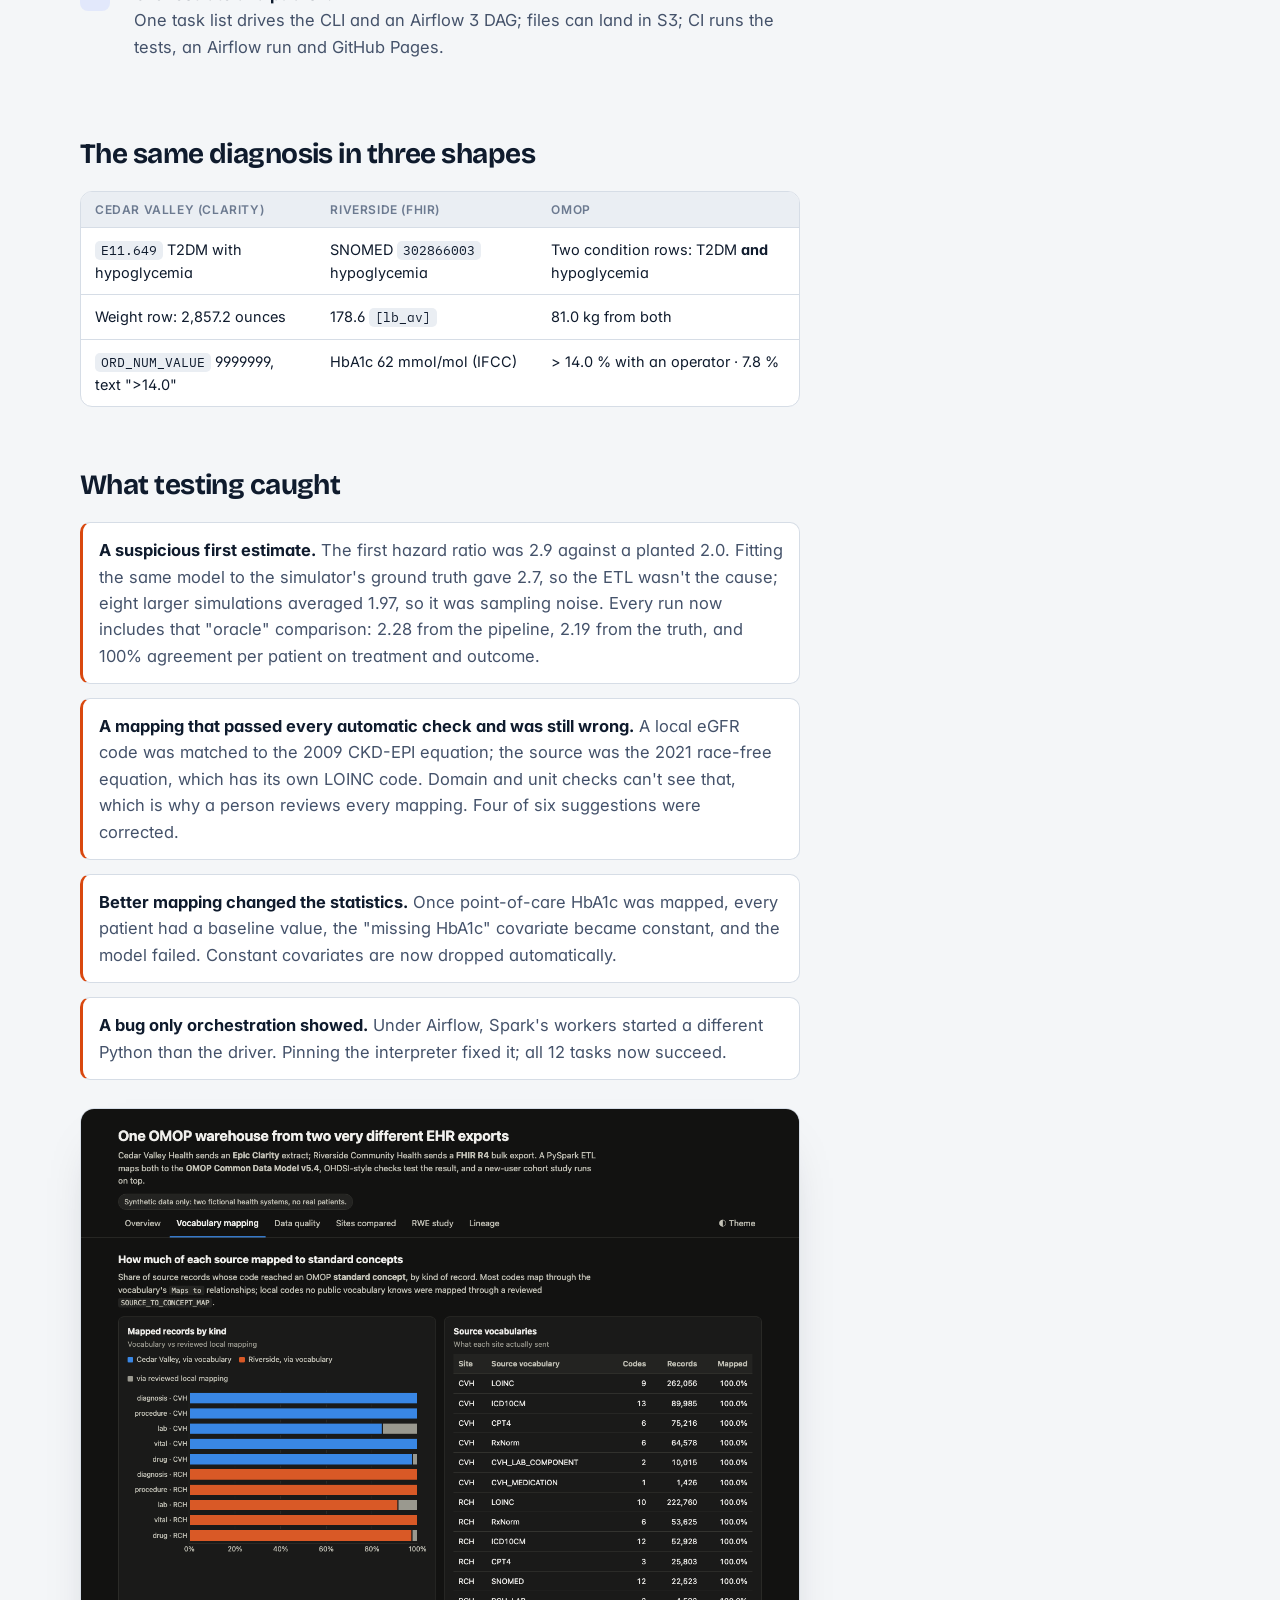
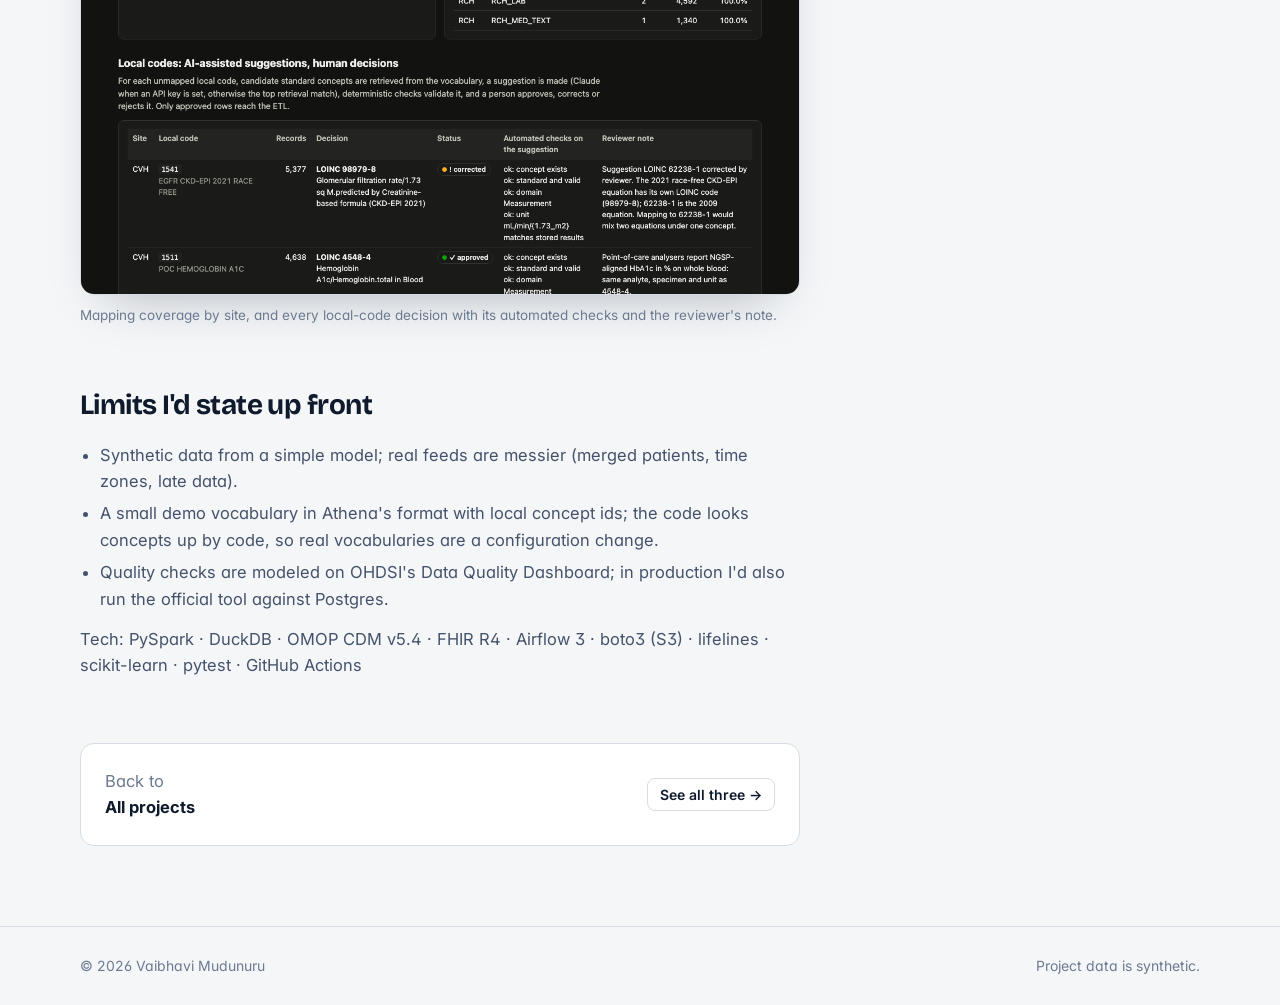
<file: projects/omop-multisite-etl/index.html>
<!doctype html>
<html lang="en">
<head>
<meta charset="utf-8">
<meta name="viewport" content="width=device-width, initial-scale=1, viewport-fit=cover">
<title>OMOP Multi-site ETL · Vaibhavi Mudunuru</title>
<meta name="description" content="Case study: Epic Clarity and FHIR R4 mapped into one OMOP CDM with PySpark, tested with OHDSI-style checks, and used for a validated real-world-evidence study.">
<link rel="icon" href="data:image/svg+xml,%3Csvg xmlns='http://www.w3.org/2000/svg' viewBox='0 0 32 32'%3E%3Crect width='32' height='32' rx='8' fill='%232346c8'/%3E%3Ctext x='16' y='21.5' font-family='Arial' font-weight='700' font-size='14' fill='white' text-anchor='middle'%3EVM%3C/text%3E%3C/svg%3E">
<link rel="preconnect" href="https://fonts.googleapis.com">
<link rel="preconnect" href="https://fonts.gstatic.com" crossorigin>
<link rel="stylesheet" href="https://fonts.googleapis.com/css2?family=Bricolage+Grotesque:opsz,wght@12..96,600;12..96,700&family=Inter:wght@400;500;600&family=IBM+Plex+Mono:wght@400;500;600&display=swap">
<link rel="stylesheet" href="../../assets/style.css">
</head>
<body>
<nav class="nav" aria-label="Main">
  <div class="wrap">
    <a class="brand" href="../../"><span class="mark">VM</span>Vaibhavi Mudunuru</a>
    <ul><li><a href="../../#projects">Projects</a></li><li><a href="../../#experience">Experience</a></li><li><a href="../../#contact">Contact</a></li></ul>
    <button class="theme-btn" id="theme" type="button" aria-label="Switch light or dark theme">◐ Theme</button>
  </div>
</nav>

<main class="wrap">
  <header class="cs-hero read">
    <a class="back" href="../../#projects">← All projects</a>
    <p class="eyebrow" style="margin-top:22px">Project 03 · Clinical informatics · RWE</p>
    <h1>One OMOP warehouse from two very different EHR exports</h1>
    <p class="lede">An Epic Clarity extract and a FHIR R4 bulk export, mapped with PySpark into one OMOP CDM v5.4 warehouse, tested with 163 OHDSI-style checks, and used for a new-user cohort study whose right answer was known in advance.</p>
    <div class="btns">
      <a class="btn primary" href="https://mudunuru-vaibhavi.github.io/omop-multisite-etl/" target="_blank" rel="noopener">Open the live dashboard ↗</a>
      <a class="btn" href="https://github.com/mudunuru-vaibhavi/omop-multisite-etl" target="_blank" rel="noopener">Read the code ↗</a>
    </div>
  </header>

  <figure class="cs-figure">
    <img src="../../assets/img/omop-study.png" alt="Study view: Kaplan-Meier cumulative incidence, hazard ratio forest plot against the true value, covariate balance and external calibration" width="1280" height="1400">
    <figcaption>The study view: cumulative incidence by drug, hazard ratios against the planted true value, balance before and after weighting, and external calibration.</figcaption>
  </figure>

  <div class="cs-numbers">
    <div><b>10,999</b><span>patients from 2 sites, 45 s end to end</span></div>
    <div><b>100%</b><span>of 886,847 source records mapped to standard concepts</span></div>
    <div><b>157/157</b><span>applicable checks pass; 11 flags = every planted defect</span></div>
    <div><b>2.28</b><span>adjusted hazard ratio vs an oracle of 2.19 (true 2.0)</span></div>
  </div>

  <article class="cs read">
    <h2>The problem</h2>
    <p>Every EHR stores data differently, so a study written for one hospital can't run at another. The OMOP Common Data Model fixes that: every site converts its data into the same tables and the same standard codes. The hard part is the conversion itself, especially when the sources are as different as an Epic Clarity extract and a FHIR export, and proving afterwards that the converted data still tells the truth.</p>

    <h2>How it works</h2>
    <ol class="steps">
      <li><span><b>Two fictional health systems.</b> One simulator writes Cedar Valley as 23 Clarity tables and Riverside as FHIR R4 NDJSON, each with a checksum manifest. Real-world quirks are planted: weight in ounces, "128/82" blood-pressure strings, <code>9999999</code> lab values, a retired ICD code, IFCC HbA1c units, duplicate resources.</span></li>
      <li><span><b>Spark staging.</b> Each format is reshaped into the same five staging tables, so a third site means one new function and nothing else.</span></li>
      <li><span><b>Map to OMOP.</b> Units are harmonised, codes follow <code>Maps to</code> (one-to-many included), rows are routed by the standard concept's domain, and ids are deterministic hashes, so re-runs are stable and sites never collide.</span></li>
      <li><span><b>Warehouse and quality.</b> DuckDB holds the CDM, vocabulary and drug and condition eras. 163 checks follow the Kahn framework; duplicate keys or orphan rows stop the run before any analysis.</span></li>
      <li><span><b>Local codes, reviewed.</b> Codes no public vocabulary knows get candidate concepts by retrieval, automatic validation, and a human decision in <code>SOURCE_TO_CONCEPT_MAP</code>.</span></li>
      <li><span><b>The study.</b> Glipizide vs metformin and hypoglycemia: a new-user, active-comparator cohort in SQL, then Kaplan–Meier, Cox and IPTW, per-site estimates, and a risk model trained at one site and validated at the other.</span></li>
      <li><span><b>Orchestrate and publish.</b> One task list drives the CLI and an Airflow 3 DAG; files can land in S3; CI runs the tests, an Airflow run and GitHub Pages.</span></li>
    </ol>

    <h2>The same diagnosis in three shapes</h2>
    <div class="tbl"><table>
      <thead><tr><th>Cedar Valley (Clarity)</th><th>Riverside (FHIR)</th><th>OMOP</th></tr></thead>
      <tbody>
        <tr><td><code>E11.649</code> T2DM with hypoglycemia</td><td>SNOMED <code>302866003</code> hypoglycemia</td><td>Two condition rows: T2DM <b>and</b> hypoglycemia</td></tr>
        <tr><td>Weight row: 2,857.2 ounces</td><td>178.6 <code>[lb_av]</code></td><td>81.0 kg from both</td></tr>
        <tr><td><code>ORD_NUM_VALUE</code> 9999999, text "&gt;14.0"</td><td>HbA1c 62 mmol/mol (IFCC)</td><td>&gt; 14.0 % with an operator · 7.8 %</td></tr>
      </tbody>
    </table></div>

    <h2>What testing caught</h2>
    <div class="callout"><b>A suspicious first estimate.</b> The first hazard ratio was 2.9 against a planted 2.0. Fitting the same model to the simulator's ground truth gave 2.7, so the ETL wasn't the cause; eight larger simulations averaged 1.97, so it was sampling noise. Every run now includes that "oracle" comparison: 2.28 from the pipeline, 2.19 from the truth, and 100% agreement per patient on treatment and outcome.</div>
    <div class="callout"><b>A mapping that passed every automatic check and was still wrong.</b> A local eGFR code was matched to the 2009 CKD-EPI equation; the source was the 2021 race-free equation, which has its own LOINC code. Domain and unit checks can't see that, which is why a person reviews every mapping. Four of six suggestions were corrected.</div>
    <div class="callout"><b>Better mapping changed the statistics.</b> Once point-of-care HbA1c was mapped, every patient had a baseline value, the "missing HbA1c" covariate became constant, and the model failed. Constant covariates are now dropped automatically.</div>
    <div class="callout"><b>A bug only orchestration showed.</b> Under Airflow, Spark's workers started a different Python than the driver. Pinning the interpreter fixed it; all 12 tasks now succeed.</div>

    <figure class="cs-figure" style="margin-top:28px">
      <img src="../../assets/img/omop-mapping.png" alt="Vocabulary mapping: coverage by site and kind, and the reviewed local-code decisions" width="1280" height="1400" loading="lazy">
      <figcaption>Mapping coverage by site, and every local-code decision with its automated checks and the reviewer's note.</figcaption>
    </figure>

    <h2>Limits I'd state up front</h2>
    <ul>
      <li>Synthetic data from a simple model; real feeds are messier (merged patients, time zones, late data).</li>
      <li>A small demo vocabulary in Athena's format with local concept ids; the code looks concepts up by code, so real vocabularies are a configuration change.</li>
      <li>Quality checks are modeled on OHDSI's Data Quality Dashboard; in production I'd also run the official tool against Postgres.</li>
    </ul>
    <p class="muted">Tech: PySpark · DuckDB · OMOP CDM v5.4 · FHIR R4 · Airflow 3 · boto3 (S3) · lifelines · scikit-learn · pytest · GitHub Actions</p>

    <div class="next-proj"><span><span class="muted">Back to</span><br><b>All projects</b></span><a class="btn small" href="../../#projects">See all three →</a></div>
  </article>
</main>

<footer class="site" style="margin-top:80px"><div class="wrap"><span>© 2026 Vaibhavi Mudunuru</span><span>Project data is synthetic.</span></div></footer>
<script>
(() => { const r = document.documentElement;
  try { const t = localStorage.getItem("vm-theme"); if (t) r.dataset.theme = t; } catch (e) {}
  document.getElementById("theme").addEventListener("click", () => {
    const d = r.dataset.theme ? r.dataset.theme === "dark" : matchMedia("(prefers-color-scheme: dark)").matches;
    r.dataset.theme = d ? "light" : "dark"; try { localStorage.setItem("vm-theme", r.dataset.theme); } catch (e) {} });
})();
</script>
</body>
</html>
</file>
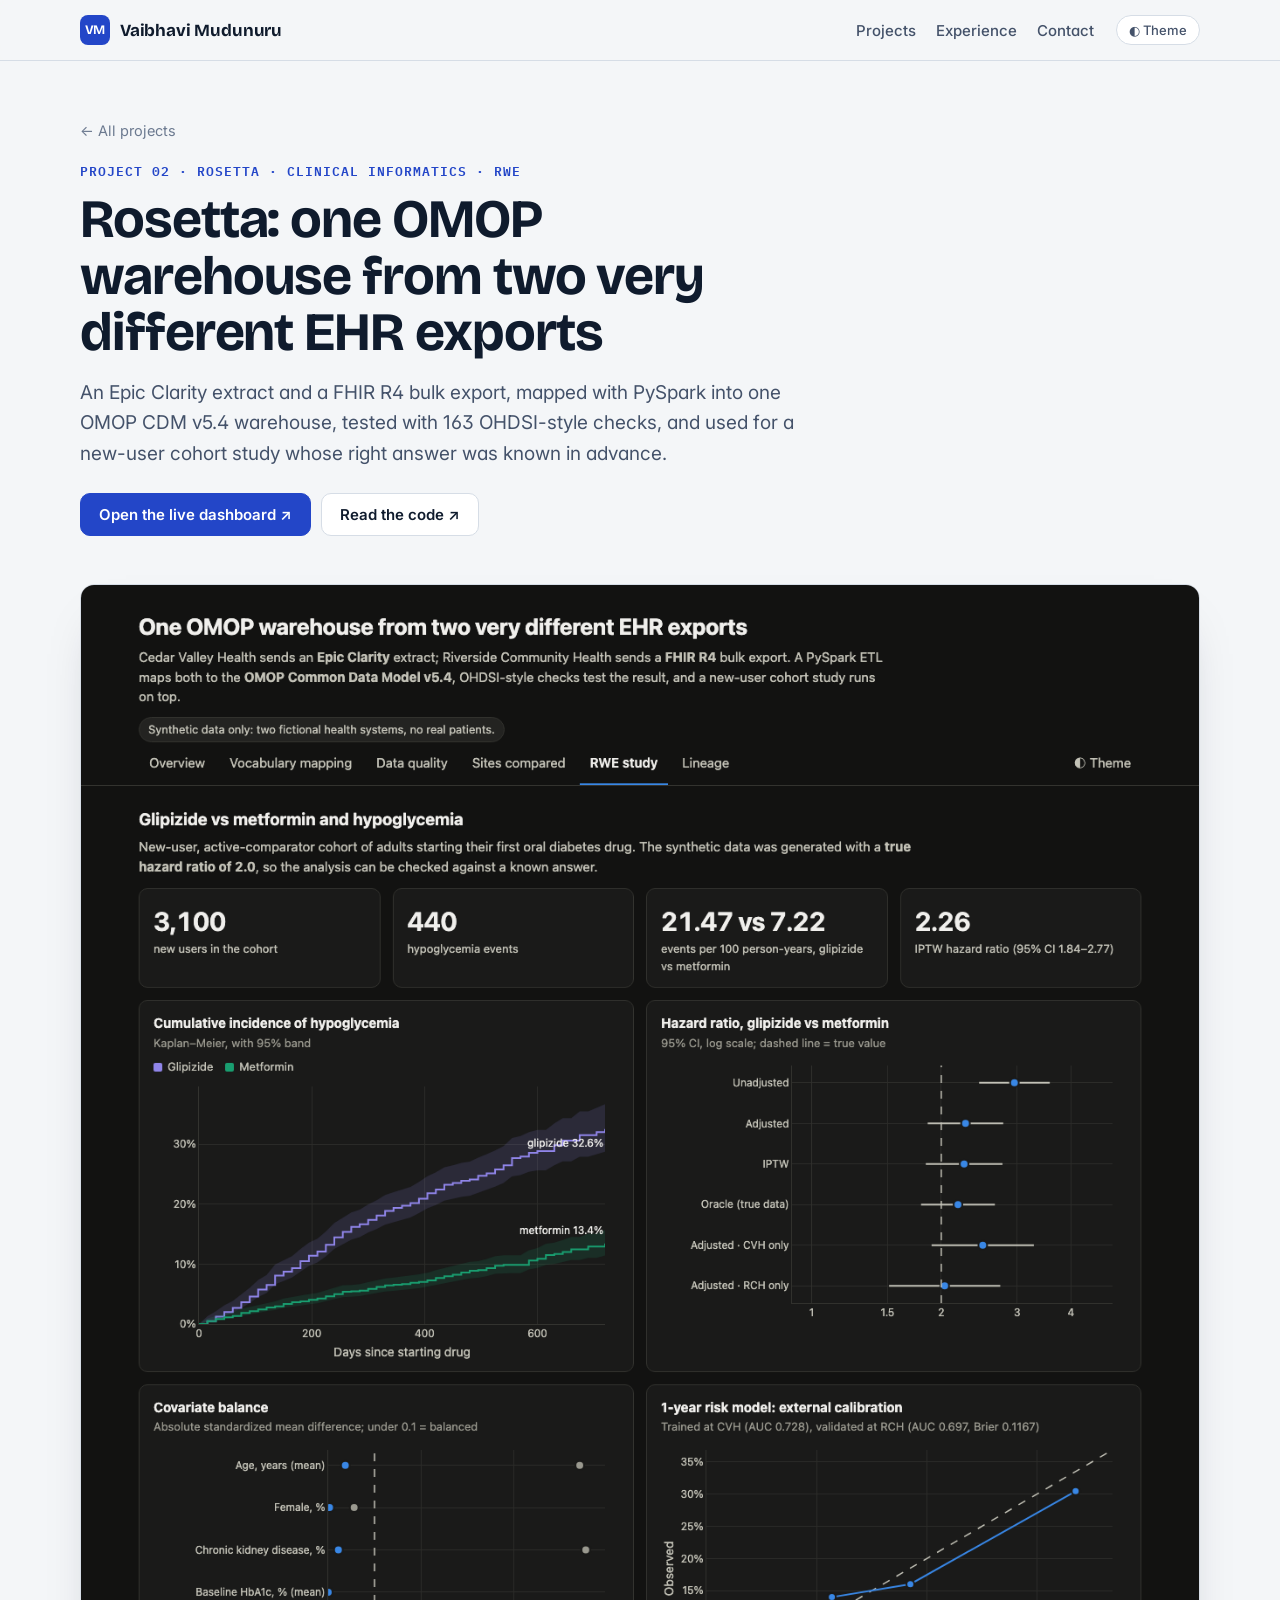
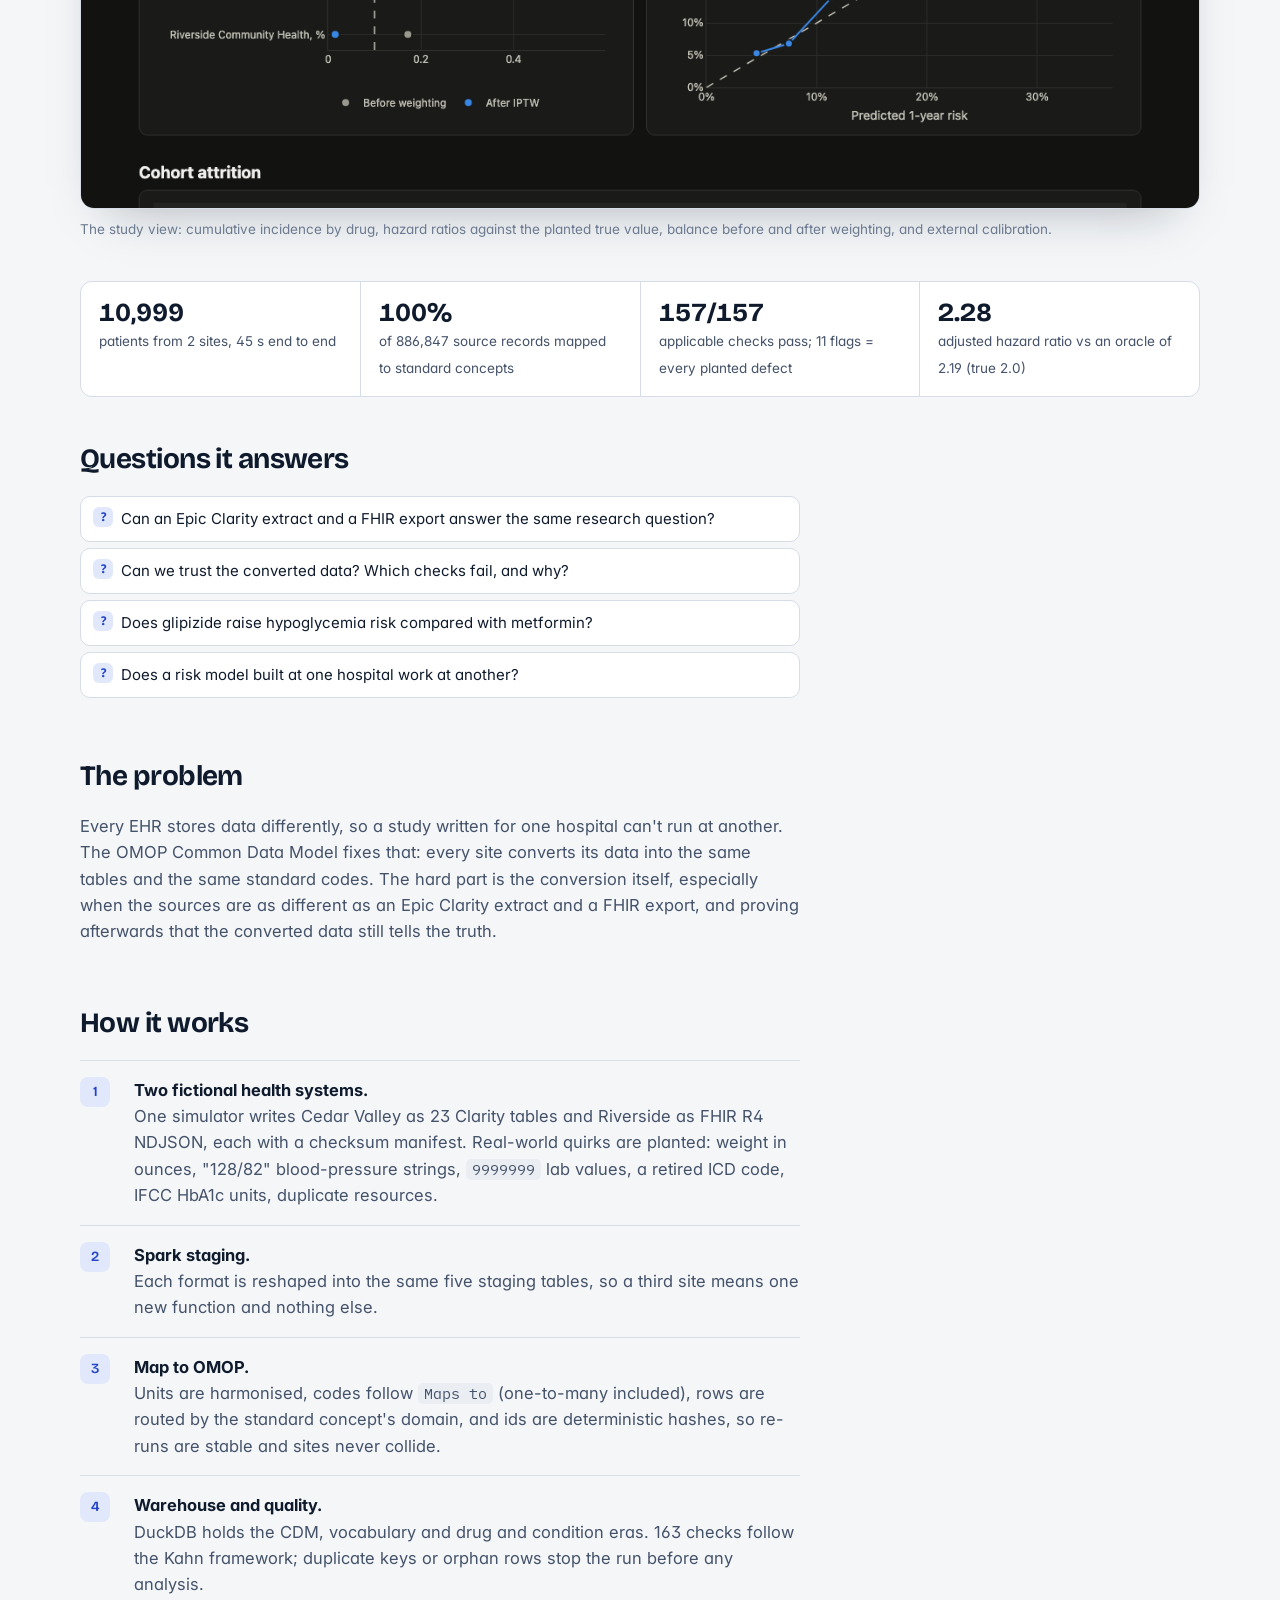
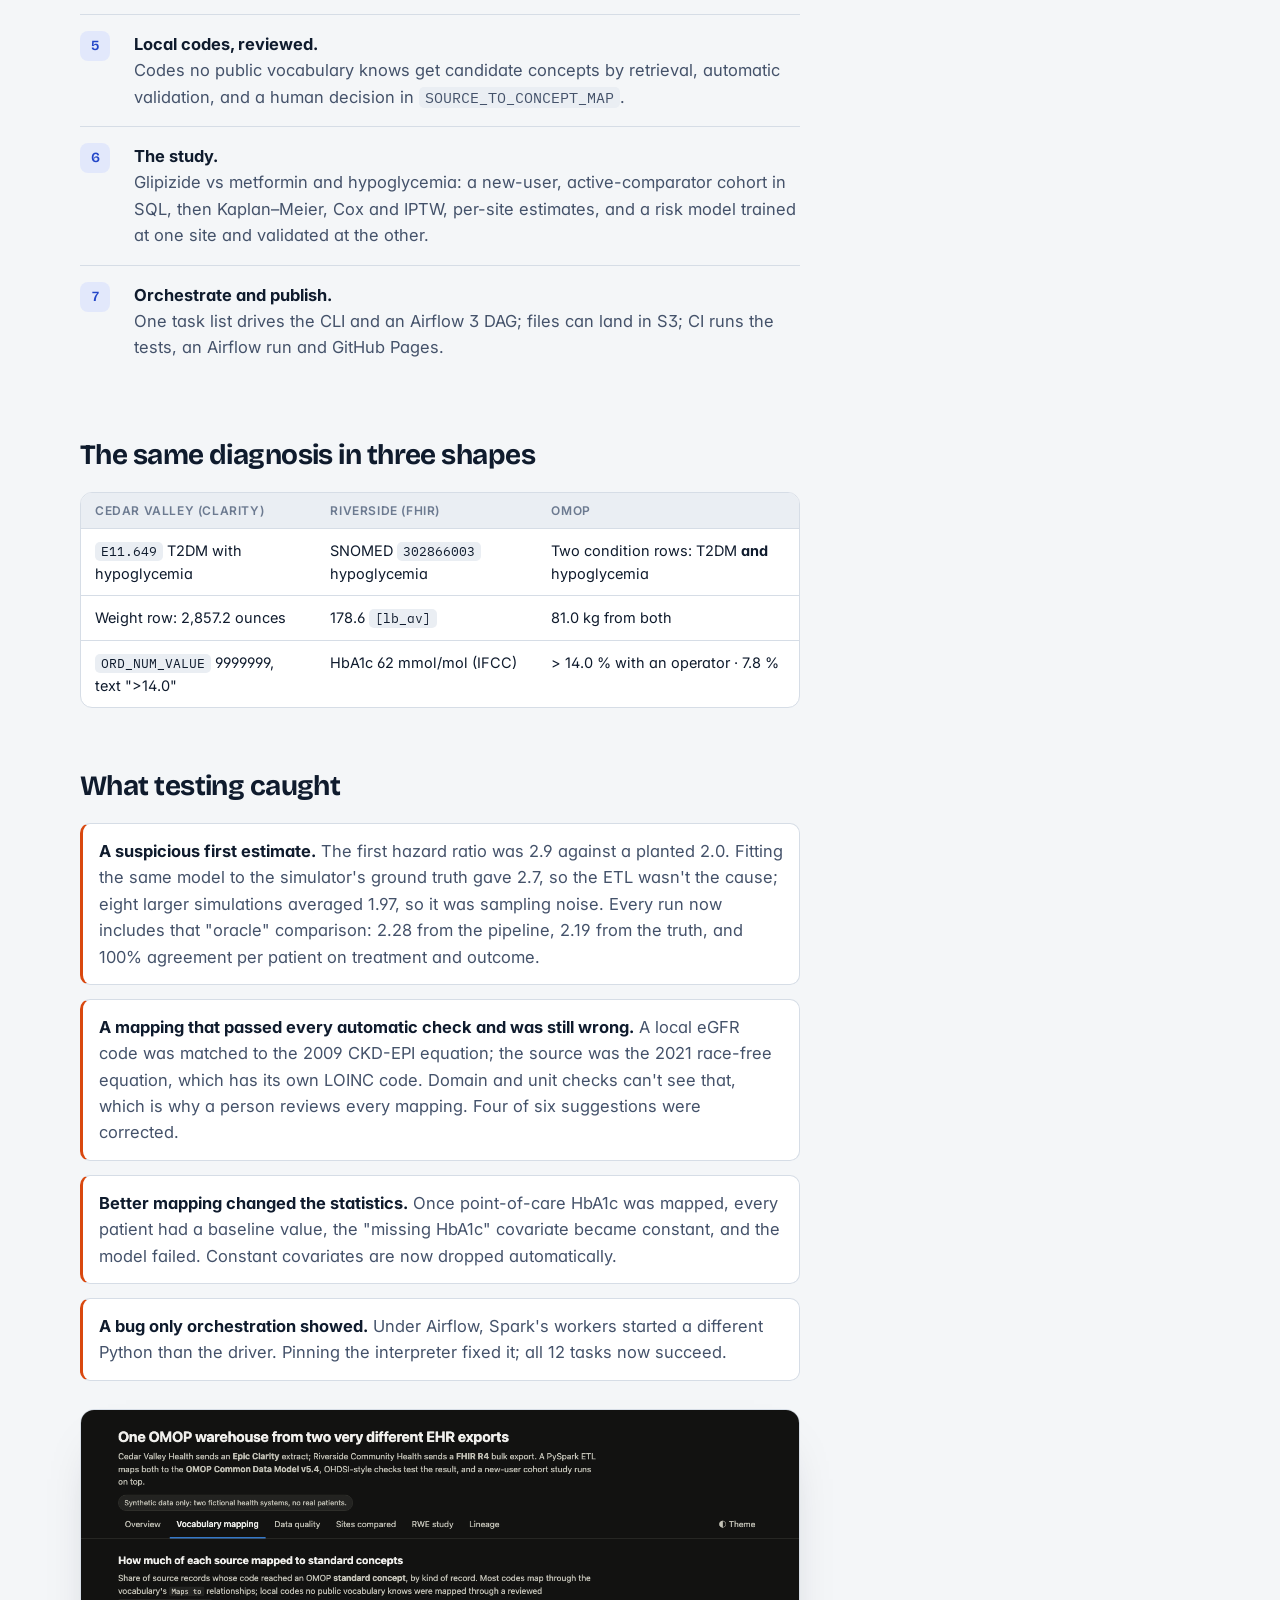
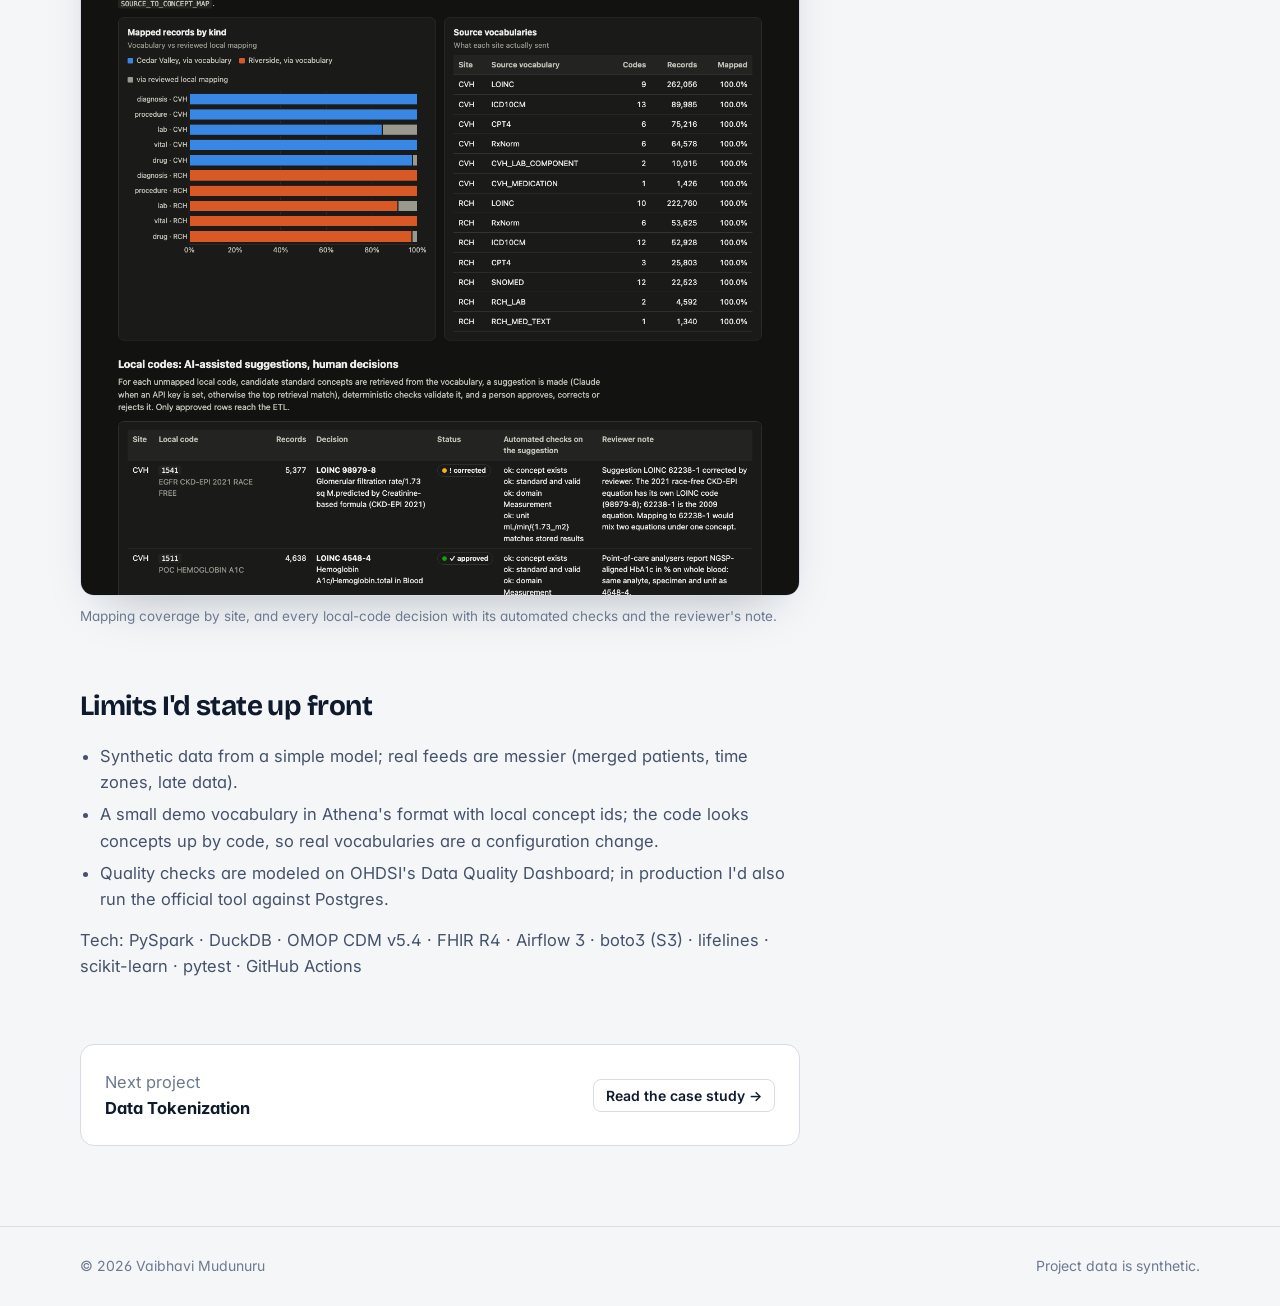
<file: projects/rosetta-omop/index.html>
<!doctype html>
<html lang="en">
<head>
<meta charset="utf-8">
<meta name="viewport" content="width=device-width, initial-scale=1, viewport-fit=cover">
<title>Rosetta · Vaibhavi Mudunuru</title>
<meta name="description" content="Case study: Epic Clarity and FHIR R4 mapped into one OMOP CDM with PySpark, tested with OHDSI-style checks, and used for a validated real-world-evidence study.">
<link rel="icon" href="data:image/svg+xml,%3Csvg xmlns='http://www.w3.org/2000/svg' viewBox='0 0 32 32'%3E%3Crect width='32' height='32' rx='8' fill='%232346c8'/%3E%3Ctext x='16' y='21.5' font-family='Arial' font-weight='700' font-size='14' fill='white' text-anchor='middle'%3EVM%3C/text%3E%3C/svg%3E">
<link rel="preconnect" href="https://fonts.googleapis.com">
<link rel="preconnect" href="https://fonts.gstatic.com" crossorigin>
<link rel="stylesheet" href="https://fonts.googleapis.com/css2?family=Bricolage+Grotesque:opsz,wght@12..96,600;12..96,700&family=Inter:wght@400;500;600&family=IBM+Plex+Mono:wght@400;500;600&display=swap">
<link rel="stylesheet" href="../../assets/style.css">
</head>
<body>
<nav class="nav" aria-label="Main">
  <div class="wrap">
    <a class="brand" href="../../"><span class="mark">VM</span>Vaibhavi Mudunuru</a>
    <ul><li><a href="../../#projects">Projects</a></li><li><a href="../../#experience">Experience</a></li><li><a href="../../#contact">Contact</a></li></ul>
    <button class="theme-btn" id="theme" type="button" aria-label="Switch light or dark theme">◐ Theme</button>
  </div>
</nav>

<main class="wrap">
  <header class="cs-hero read">
    <a class="back" href="../../#projects">← All projects</a>
    <p class="eyebrow" style="margin-top:22px">Project 02 · Rosetta · Clinical informatics · RWE</p>
    <h1>Rosetta: one OMOP warehouse from two very different EHR exports</h1>
    <p class="lede">An Epic Clarity extract and a FHIR R4 bulk export, mapped with PySpark into one OMOP CDM v5.4 warehouse, tested with 163 OHDSI-style checks, and used for a new-user cohort study whose right answer was known in advance.</p>
    <div class="btns">
      <a class="btn primary" href="https://mudunuru-vaibhavi.github.io/rosetta-omop/" target="_blank" rel="noopener">Open the live dashboard ↗</a>
      <a class="btn" href="https://github.com/mudunuru-vaibhavi/rosetta-omop" target="_blank" rel="noopener">Read the code ↗</a>
    </div>
  </header>

  <figure class="cs-figure">
    <img src="../../assets/img/omop-study.png" alt="Study view: Kaplan-Meier cumulative incidence, hazard ratio forest plot against the true value, covariate balance and external calibration" width="1280" height="1400">
    <figcaption>The study view: cumulative incidence by drug, hazard ratios against the planted true value, balance before and after weighting, and external calibration.</figcaption>
  </figure>

  <div class="cs-numbers">
    <div><b>10,999</b><span>patients from 2 sites, 45 s end to end</span></div>
    <div><b>100%</b><span>of 886,847 source records mapped to standard concepts</span></div>
    <div><b>157/157</b><span>applicable checks pass; 11 flags = every planted defect</span></div>
    <div><b>2.28</b><span>adjusted hazard ratio vs an oracle of 2.19 (true 2.0)</span></div>
  </div>

  <article class="cs read">
    <h2 style="margin-top:8px">Questions it answers</h2>
    <ul class="questions" style="padding-left:0">
      <li>Can an Epic Clarity extract and a FHIR export answer the same research question?</li>
      <li>Can we trust the converted data? Which checks fail, and why?</li>
      <li>Does glipizide raise hypoglycemia risk compared with metformin?</li>
      <li>Does a risk model built at one hospital work at another?</li>
    </ul>
    <h2>The problem</h2>
    <p>Every EHR stores data differently, so a study written for one hospital can't run at another. The OMOP Common Data Model fixes that: every site converts its data into the same tables and the same standard codes. The hard part is the conversion itself, especially when the sources are as different as an Epic Clarity extract and a FHIR export, and proving afterwards that the converted data still tells the truth.</p>

    <h2>How it works</h2>
    <ol class="steps">
      <li><span><b>Two fictional health systems.</b> One simulator writes Cedar Valley as 23 Clarity tables and Riverside as FHIR R4 NDJSON, each with a checksum manifest. Real-world quirks are planted: weight in ounces, "128/82" blood-pressure strings, <code>9999999</code> lab values, a retired ICD code, IFCC HbA1c units, duplicate resources.</span></li>
      <li><span><b>Spark staging.</b> Each format is reshaped into the same five staging tables, so a third site means one new function and nothing else.</span></li>
      <li><span><b>Map to OMOP.</b> Units are harmonised, codes follow <code>Maps to</code> (one-to-many included), rows are routed by the standard concept's domain, and ids are deterministic hashes, so re-runs are stable and sites never collide.</span></li>
      <li><span><b>Warehouse and quality.</b> DuckDB holds the CDM, vocabulary and drug and condition eras. 163 checks follow the Kahn framework; duplicate keys or orphan rows stop the run before any analysis.</span></li>
      <li><span><b>Local codes, reviewed.</b> Codes no public vocabulary knows get candidate concepts by retrieval, automatic validation, and a human decision in <code>SOURCE_TO_CONCEPT_MAP</code>.</span></li>
      <li><span><b>The study.</b> Glipizide vs metformin and hypoglycemia: a new-user, active-comparator cohort in SQL, then Kaplan–Meier, Cox and IPTW, per-site estimates, and a risk model trained at one site and validated at the other.</span></li>
      <li><span><b>Orchestrate and publish.</b> One task list drives the CLI and an Airflow 3 DAG; files can land in S3; CI runs the tests, an Airflow run and GitHub Pages.</span></li>
    </ol>

    <h2>The same diagnosis in three shapes</h2>
    <div class="tbl"><table>
      <thead><tr><th>Cedar Valley (Clarity)</th><th>Riverside (FHIR)</th><th>OMOP</th></tr></thead>
      <tbody>
        <tr><td><code>E11.649</code> T2DM with hypoglycemia</td><td>SNOMED <code>302866003</code> hypoglycemia</td><td>Two condition rows: T2DM <b>and</b> hypoglycemia</td></tr>
        <tr><td>Weight row: 2,857.2 ounces</td><td>178.6 <code>[lb_av]</code></td><td>81.0 kg from both</td></tr>
        <tr><td><code>ORD_NUM_VALUE</code> 9999999, text "&gt;14.0"</td><td>HbA1c 62 mmol/mol (IFCC)</td><td>&gt; 14.0 % with an operator · 7.8 %</td></tr>
      </tbody>
    </table></div>

    <h2>What testing caught</h2>
    <div class="callout"><b>A suspicious first estimate.</b> The first hazard ratio was 2.9 against a planted 2.0. Fitting the same model to the simulator's ground truth gave 2.7, so the ETL wasn't the cause; eight larger simulations averaged 1.97, so it was sampling noise. Every run now includes that "oracle" comparison: 2.28 from the pipeline, 2.19 from the truth, and 100% agreement per patient on treatment and outcome.</div>
    <div class="callout"><b>A mapping that passed every automatic check and was still wrong.</b> A local eGFR code was matched to the 2009 CKD-EPI equation; the source was the 2021 race-free equation, which has its own LOINC code. Domain and unit checks can't see that, which is why a person reviews every mapping. Four of six suggestions were corrected.</div>
    <div class="callout"><b>Better mapping changed the statistics.</b> Once point-of-care HbA1c was mapped, every patient had a baseline value, the "missing HbA1c" covariate became constant, and the model failed. Constant covariates are now dropped automatically.</div>
    <div class="callout"><b>A bug only orchestration showed.</b> Under Airflow, Spark's workers started a different Python than the driver. Pinning the interpreter fixed it; all 12 tasks now succeed.</div>

    <figure class="cs-figure" style="margin-top:28px">
      <img src="../../assets/img/omop-mapping.png" alt="Vocabulary mapping: coverage by site and kind, and the reviewed local-code decisions" width="1280" height="1400" loading="lazy">
      <figcaption>Mapping coverage by site, and every local-code decision with its automated checks and the reviewer's note.</figcaption>
    </figure>

    <h2>Limits I'd state up front</h2>
    <ul>
      <li>Synthetic data from a simple model; real feeds are messier (merged patients, time zones, late data).</li>
      <li>A small demo vocabulary in Athena's format with local concept ids; the code looks concepts up by code, so real vocabularies are a configuration change.</li>
      <li>Quality checks are modeled on OHDSI's Data Quality Dashboard; in production I'd also run the official tool against Postgres.</li>
    </ul>
    <p class="muted">Tech: PySpark · DuckDB · OMOP CDM v5.4 · FHIR R4 · Airflow 3 · boto3 (S3) · lifelines · scikit-learn · pytest · GitHub Actions</p>

    <div class="next-proj"><span><span class="muted">Next project</span><br><b>Data Tokenization</b></span><a class="btn small" href="../data-tokenization/">Read the case study →</a></div>
  </article>
</main>

<footer class="site" style="margin-top:80px"><div class="wrap"><span>© 2026 Vaibhavi Mudunuru</span><span>Project data is synthetic.</span></div></footer>
<script>
(() => { const r = document.documentElement;
  try { const t = localStorage.getItem("vm-theme"); if (t) r.dataset.theme = t; } catch (e) {}
  document.getElementById("theme").addEventListener("click", () => {
    const d = r.dataset.theme ? r.dataset.theme === "dark" : matchMedia("(prefers-color-scheme: dark)").matches;
    r.dataset.theme = d ? "light" : "dark"; try { localStorage.setItem("vm-theme", r.dataset.theme); } catch (e) {} });
})();
</script>
</body>
</html>
</file>
<file: assets/style.css>
/* Vaibhavi Mudunuru · portfolio
   Layout: one 1160px column; the home page alternates full-bleed bands (hero, projects, practice, experience),
   case studies use a 720px reading column with wide figures. */
:root {
  color-scheme: light;
  --paper: #f4f6f8;
  --surface: #ffffff;
  --surface-2: #eaeef3;
  --line: #d6dde6;
  --ink: #0f1b2d;
  --ink-2: #44526a;
  --ink-3: #6c7a90;
  --accent: #2346c8;
  --accent-ink: #ffffff;
  --accent-soft: #e2e8fb;
  --signal: #d9480f;
  --ok: #157f3b;
  --hold: #b45f06;
  --term-bg: #0d1626;
  --term-ink: #d7e1f0;
  --term-dim: #7f8ea8;
  --term-ok: #6fd39a;
  --term-warn: #f2b25c;
  --term-key: #8fb0ff;
  --display: "Bricolage Grotesque", "Avenir Next", "Segoe UI", system-ui, sans-serif;
  --body: "Inter", "Segoe UI", system-ui, -apple-system, sans-serif;
  --mono: "IBM Plex Mono", ui-monospace, "SF Mono", Menlo, monospace;
  --radius: 14px;
  --gutter-l: max(20px, env(safe-area-inset-left, 0px));
  --gutter-r: max(20px, env(safe-area-inset-right, 0px));
}
@media (prefers-color-scheme: dark) {
  :root:not([data-theme="light"]) {
    color-scheme: dark;
    --paper: #0b111b; --surface: #111a28; --surface-2: #172234; --line: #24324a;
    --ink: #e8eef8; --ink-2: #aab6ca; --ink-3: #7d8aa1;
    --accent: #7f9cff; --accent-ink: #0b111b; --accent-soft: #1a2647;
    --signal: #ff8a4c; --ok: #5cc98a; --hold: #f0ad57;
    --term-bg: #070c15;
  }
}
:root[data-theme="dark"] {
  color-scheme: dark;
  --paper: #0b111b; --surface: #111a28; --surface-2: #172234; --line: #24324a;
  --ink: #e8eef8; --ink-2: #aab6ca; --ink-3: #7d8aa1;
  --accent: #7f9cff; --accent-ink: #0b111b; --accent-soft: #1a2647;
  --signal: #ff8a4c; --ok: #5cc98a; --hold: #f0ad57;
  --term-bg: #070c15;
}

*, *::before, *::after { box-sizing: border-box; }
html { -webkit-text-size-adjust: 100%; }
@media (prefers-reduced-motion: no-preference) { html { scroll-behavior: smooth; } }
body {
  margin: 0; background: var(--paper); color: var(--ink);
  font: 16.5px/1.6 var(--body); font-feature-settings: "cv11", "ss01";
}
img { max-width: 100%; height: auto; display: block; }
a { color: var(--accent); text-underline-offset: 3px; }
a:focus-visible, button:focus-visible { outline: 2px solid var(--accent); outline-offset: 3px; border-radius: 4px; }
h1, h2, h3, h4 { font-family: var(--display); color: var(--ink); text-wrap: balance; margin: 0; letter-spacing: -0.02em; }
p { margin: 0; }
code, .mono { font-family: var(--mono); font-size: 0.88em; }
code { background: var(--surface-2); padding: 1px 6px; border-radius: 5px; }
.wrap { max-width: 1160px; margin: 0 auto; padding-left: var(--gutter-l); padding-right: var(--gutter-r); }
.read { max-width: 720px; }
.eyebrow { font: 600 12.5px/1 var(--mono); letter-spacing: 0.08em; text-transform: uppercase; color: var(--accent); }
.lede { font-size: 19px; color: var(--ink-2); max-width: 62ch; }
.muted { color: var(--ink-3); }
.skip { position: absolute; left: -999px; top: 0; }
.skip:focus { left: 12px; top: 12px; z-index: 50; background: var(--surface); padding: 8px 12px; }

/* ---------- nav ---------- */
body::before { content: ""; position: fixed; inset: 0 0 auto; height: env(safe-area-inset-top, 0px); z-index: 30; background: var(--paper); }
.nav { position: sticky; top: env(safe-area-inset-top, 0px); z-index: 20; background: color-mix(in srgb, var(--paper) 88%, transparent);
  backdrop-filter: saturate(1.4) blur(10px); -webkit-backdrop-filter: saturate(1.4) blur(10px); border-bottom: 1px solid var(--line); }
.nav .wrap { display: flex; align-items: center; gap: 22px; min-height: 60px; }
.brand { font: 700 17px/1 var(--display); color: var(--ink); text-decoration: none; display: flex; align-items: center; gap: 10px; letter-spacing: -0.01em; }
.brand .mark { width: 30px; height: 30px; border-radius: 8px; background: var(--accent); color: var(--accent-ink); display: grid; place-items: center; font-size: 13px; }
.nav ul { display: flex; gap: 20px; list-style: none; margin: 0 0 0 auto; padding: 0; }
.nav ul a { color: var(--ink-2); text-decoration: none; font-size: 15px; font-weight: 500; }
.nav ul a:hover { color: var(--ink); }
.theme-btn { border: 1px solid var(--line); background: var(--surface); color: var(--ink-2); border-radius: 999px; padding: 6px 12px; font: 500 13px var(--body); cursor: pointer; }
@media (max-width: 760px) { .nav ul { display: none; } .theme-btn { margin-left: auto; } }

/* ---------- buttons ---------- */
.btns { display: flex; flex-wrap: wrap; gap: 10px; }
.btn { display: inline-flex; align-items: center; gap: 8px; padding: 11px 18px; border-radius: 10px; font: 600 15px var(--body); text-decoration: none; border: 1px solid var(--line); color: var(--ink); background: var(--surface); transition: transform .15s ease, border-color .15s ease; }
.btn:hover { border-color: var(--ink-3); transform: translateY(-1px); }
.btn.primary { background: var(--accent); border-color: var(--accent); color: var(--accent-ink); }
.btn.small { padding: 7px 12px; font-size: 14px; border-radius: 8px; }

/* ---------- hero ---------- */
.hero { padding-block: 72px 56px; }
.hero .wrap { display: grid; grid-template-columns: minmax(0, 1.05fr) minmax(0, 1fr); gap: 56px; align-items: center; }
.hero h1 { font-size: clamp(38px, 5.6vw, 64px); line-height: 1.02; font-weight: 700; margin: 16px 0 20px; }
.hero h1 em { font-style: normal; color: var(--accent); }
.hero .lede { margin-bottom: 28px; }
@media (max-width: 920px) { .hero .wrap { grid-template-columns: minmax(0, 1fr); gap: 36px; } .hero { padding-block: 44px 40px; } }

/* terminal trace */
.term { background: var(--term-bg); color: var(--term-ink); border-radius: var(--radius); font: 13px/1.7 var(--mono); box-shadow: 0 30px 60px -30px rgba(15, 27, 45, 0.55); overflow: hidden; min-width: 0; }
.term-bar { display: flex; align-items: center; gap: 4px; padding: 8px 10px; border-bottom: 1px solid rgba(255,255,255,.07); overflow-x: auto; }
.term-tab { background: none; border: 0; color: var(--term-dim); font: 500 12.5px var(--mono); padding: 6px 10px; border-radius: 7px; cursor: pointer; white-space: nowrap; }
.term-tab[aria-selected="true"] { background: rgba(255,255,255,.08); color: var(--term-ink); }
.term-body { padding: 16px 18px 18px; min-height: 290px; overflow-x: auto; }
.term-body p { white-space: pre; margin: 0; }
.term .t { color: var(--term-dim); }
.term .ok { color: var(--term-ok); }
.term .warn { color: var(--term-warn); }
.term .key { color: var(--term-key); }
.term-foot { padding: 10px 18px; border-top: 1px solid rgba(255,255,255,.07); color: var(--term-dim); font-size: 12px; display: flex; justify-content: space-between; gap: 12px; flex-wrap: wrap; }
@media (prefers-reduced-motion: no-preference) {
  .term-body p { animation: line-in .35s ease both; }
  @keyframes line-in { from { opacity: .25; transform: translateY(3px); } to { opacity: 1; transform: none; } }
}

/* ---------- stats ---------- */
.stats { border-block: 1px solid var(--line); background: var(--surface); }
.stats .wrap { display: grid; grid-template-columns: repeat(4, minmax(0, 1fr)); }
.stat { padding: 26px 22px 26px 0; }
.stat + .stat { padding-left: 22px; border-left: 1px solid var(--line); }
.stat b { display: block; font: 700 36px/1.05 var(--display); letter-spacing: -0.03em; font-variant-numeric: tabular-nums; }
.stat span { font-size: 14px; color: var(--ink-2); }
@media (max-width: 760px) { .stats .wrap { grid-template-columns: repeat(2, minmax(0, 1fr)); } .stat:nth-child(3) { border-left: 0; padding-left: 0; } .stat:nth-child(n+3) { border-top: 1px solid var(--line); } }

/* ---------- sections ---------- */
section.band { padding-block: 96px; }
section.band.alt { background: var(--surface); border-block: 1px solid var(--line); }
.section-head { display: grid; gap: 12px; margin-bottom: 48px; max-width: 760px; }
.section-head h2 { font-size: clamp(30px, 4vw, 44px); line-height: 1.08; }
@media (max-width: 760px) { section.band { padding-block: 64px; } }

/* ---------- project showcase ---------- */
.project { display: grid; grid-template-columns: minmax(0, 0.95fr) minmax(0, 1.1fr); gap: 48px; align-items: start; padding-block: 48px; border-top: 1px solid var(--line); }
.project:first-of-type { border-top: 0; padding-top: 0; }
.project.flip .project-text { order: 2; }
.project-text { display: flex; flex-direction: column; gap: 16px; min-width: 0; }
.project-num { font: 600 13px var(--mono); color: var(--ink-3); display: flex; gap: 10px; align-items: center; }
.project-num .tag { color: var(--accent); background: var(--accent-soft); padding: 2px 8px; border-radius: 6px; }
.project h3 { font-size: clamp(26px, 3vw, 34px); line-height: 1.1; }
.project .summary { color: var(--ink-2); font-size: 17px; }
.facts { list-style: none; padding: 0; margin: 0; display: grid; gap: 8px; }
.facts li { position: relative; padding-left: 22px; color: var(--ink-2); font-size: 15.5px; }
.facts li::before { content: ""; position: absolute; left: 2px; top: 9px; width: 7px; height: 7px; border-radius: 2px; background: var(--accent); }
.metrics { display: grid; grid-template-columns: repeat(3, minmax(0, 1fr)); gap: 1px; background: var(--line); border: 1px solid var(--line); border-radius: 12px; overflow: hidden; }
.metrics div { background: var(--surface); padding: 12px 14px; }
.metrics b { display: block; font: 700 22px/1.15 var(--display); font-variant-numeric: tabular-nums; }
.metrics span { font-size: 12.5px; color: var(--ink-3); line-height: 1.35; display: block; }
.chips { display: flex; flex-wrap: wrap; gap: 6px; }
.chip { font: 500 12.5px var(--mono); padding: 3px 9px; border-radius: 6px; background: var(--surface-2); color: var(--ink-2); }
.shot { min-width: 0; display: flex; flex-direction: column; gap: 10px; position: sticky; top: 84px; }
.shot figure { margin: 0; border: 1px solid var(--line); border-radius: var(--radius); overflow: hidden; background: var(--surface); box-shadow: 0 24px 50px -28px rgba(15, 27, 45, .35); }
.shot .chrome { display: flex; gap: 6px; padding: 9px 12px; border-bottom: 1px solid var(--line); background: var(--surface-2); align-items: center; }
.shot .chrome i { width: 9px; height: 9px; border-radius: 50%; background: var(--line); }
.shot .chrome span { margin-left: 8px; font: 12px var(--mono); color: var(--ink-3); overflow: hidden; text-overflow: ellipsis; white-space: nowrap; }
.shot img { aspect-ratio: 16 / 10.5; object-fit: cover; object-position: top; width: 100%; }
.shot-tabs { display: flex; flex-wrap: wrap; gap: 6px; }
.shot-tabs button { border: 1px solid var(--line); background: var(--surface); color: var(--ink-2); font: 500 13px var(--body); padding: 5px 11px; border-radius: 999px; cursor: pointer; }
.shot-tabs button[aria-pressed="true"] { background: var(--ink); color: var(--paper); border-color: var(--ink); }
.shot figcaption { font-size: 13.5px; color: var(--ink-3); padding: 10px 14px; border-top: 1px solid var(--line); }
@media (max-width: 920px) { .project, .project.flip { grid-template-columns: minmax(0, 1fr); gap: 28px; } .project.flip .project-text { order: 0; } .shot { position: static; } .metrics { grid-template-columns: repeat(3, minmax(0, 1fr)); } }
@media (max-width: 480px) { .metrics { grid-template-columns: minmax(0, 1fr); } }

/* ---------- practice ---------- */
.practice { display: grid; grid-template-columns: repeat(auto-fit, minmax(240px, 1fr)); gap: 0; border-top: 1px solid var(--line); }
.practice > div { padding: 26px 24px 26px 0; display: grid; gap: 8px; align-content: start; }
.practice > div + div { padding-left: 24px; border-left: 1px solid var(--line); }
.practice h3 { font-size: 19px; }
.practice p { color: var(--ink-2); font-size: 15.5px; }
.practice .where { font: 12.5px var(--mono); color: var(--ink-3); }
@media (max-width: 1060px) { .practice > div + div { border-left: 0; padding-left: 0; } .practice > div { border-bottom: 1px solid var(--line); } }

/* ---------- experience ---------- */
.timeline { display: grid; gap: 0; }
.job { display: grid; grid-template-columns: 220px minmax(0, 1fr); gap: 32px; padding-block: 30px; border-top: 1px solid var(--line); }
.job .when { font: 500 13.5px/1.6 var(--mono); color: var(--ink-3); }
.job h3 { font-size: 21px; }
.job .org { color: var(--ink-2); margin: 2px 0 10px; }
.job ul { margin: 0; padding-left: 18px; display: grid; gap: 6px; color: var(--ink-2); }
.edu { margin-top: 28px; padding: 18px 20px; border: 1px solid var(--line); border-radius: 12px; background: var(--surface); display: flex; gap: 12px; flex-wrap: wrap; align-items: baseline; }
@media (max-width: 760px) { .job { grid-template-columns: minmax(0, 1fr); gap: 8px; } }

/* ---------- skills ---------- */
.skills { display: grid; grid-template-columns: repeat(auto-fit, minmax(300px, 1fr)); gap: 28px 40px; }
.skills h3 { font: 600 13px var(--mono); letter-spacing: .06em; text-transform: uppercase; color: var(--ink-3); margin-bottom: 10px; }

/* ---------- contact ---------- */
.contact { display: grid; grid-template-columns: minmax(0, 1.2fr) minmax(0, 1fr); gap: 48px; align-items: end; }
.contact h2 { font-size: clamp(34px, 5vw, 56px); line-height: 1.02; }
.contact .addr { font: 500 17px var(--mono); color: var(--ink); user-select: all; word-break: break-all; }
@media (max-width: 760px) { .contact { grid-template-columns: minmax(0, 1fr); } }
footer.site { padding-block: 28px calc(28px + env(safe-area-inset-bottom, 0px)); border-top: 1px solid var(--line); color: var(--ink-3); font-size: 14px; }
footer.site .wrap { display: flex; flex-wrap: wrap; gap: 8px 24px; justify-content: space-between; }

/* ---------- case study ---------- */
.cs-hero { padding-block: 56px 40px; }
.cs-hero .back { font-size: 14.5px; text-decoration: none; color: var(--ink-3); }
.cs-hero h1 { font-size: clamp(34px, 5vw, 54px); line-height: 1.05; margin: 14px 0 16px; }
.cs-hero .btns { margin-top: 24px; }
.cs-figure { margin: 8px 0 0; }
.cs-figure img { border: 1px solid var(--line); border-radius: var(--radius); box-shadow: 0 24px 50px -28px rgba(15, 27, 45, .35); }
.cs-figure figcaption { font-size: 13.5px; color: var(--ink-3); margin-top: 10px; }
.cs-numbers { display: grid; grid-template-columns: repeat(auto-fit, minmax(170px, 1fr)); gap: 1px; background: var(--line); border: 1px solid var(--line); border-radius: 12px; overflow: hidden; margin-block: 40px; }
.cs-numbers div { background: var(--surface); padding: 16px 18px; }
.cs-numbers b { display: block; font: 700 26px/1.15 var(--display); font-variant-numeric: tabular-nums; }
.cs-numbers span { font-size: 13.5px; color: var(--ink-2); }
.cs h2 { font-size: 28px; margin: 56px 0 14px; }
.cs h3 { font-size: 19px; margin: 28px 0 8px; }
.cs p { color: var(--ink-2); margin-bottom: 14px; }
.cs ul, .cs ol { color: var(--ink-2); padding-left: 20px; display: grid; gap: 6px; margin: 0 0 14px; }
.steps { list-style: none; padding: 0 !important; counter-reset: s; gap: 0 !important; }
.steps li { counter-increment: s; display: grid; grid-template-columns: 40px minmax(0, 1fr); gap: 14px; padding: 16px 0; border-top: 1px solid var(--line); }
.steps li::before { content: counter(s); width: 30px; height: 30px; border-radius: 8px; background: var(--accent-soft); color: var(--accent); font: 600 14px/30px var(--display); text-align: center; }
.steps b { color: var(--ink); display: block; }
.callout { border: 1px solid var(--line); border-left: 3px solid var(--signal); background: var(--surface); border-radius: 10px; padding: 14px 16px; margin: 0 0 14px; color: var(--ink-2); }
.callout b { color: var(--ink); }
.tbl { overflow-x: auto; border: 1px solid var(--line); border-radius: 12px; background: var(--surface); margin: 0 0 16px; }
.tbl table { border-collapse: collapse; width: 100%; font-size: 14.5px; min-width: 560px; }
.tbl th, .tbl td { text-align: left; padding: 10px 14px; border-bottom: 1px solid var(--line); vertical-align: top; }
.tbl th { background: var(--surface-2); color: var(--ink-3); font: 600 12px var(--body); letter-spacing: .05em; text-transform: uppercase; }
.tbl tr:last-child td { border-bottom: 0; }
.tbl td.num { text-align: right; font-variant-numeric: tabular-nums; }
.next-proj { margin-top: 64px; padding: 24px; border: 1px solid var(--line); border-radius: var(--radius); background: var(--surface); display: flex; justify-content: space-between; gap: 16px; flex-wrap: wrap; align-items: center; }

/* ---------- v2 additions: roles, problems, impact ---------- */
.roles-line { display: flex; flex-wrap: wrap; gap: 8px 10px; margin: 6px 0 22px; }
.role-chip { font: 600 14px var(--body); padding: 6px 12px; border-radius: 999px; border: 1px solid var(--line); background: var(--surface); color: var(--ink); display: inline-flex; align-items: center; gap: 8px; }
.role-chip i { width: 8px; height: 8px; border-radius: 50%; background: var(--rc); display: block; }
:root { --r-se: #2346c8; --r-de: #0f8a6c; --r-da: #b4570e; --r-bi: #9b3fb8; }
@media (prefers-color-scheme: dark) { :root:not([data-theme="light"]) { --r-se: #8aa4ff; --r-de: #4fd1ad; --r-da: #f39c5a; --r-bi: #d58cf0; } }
:root[data-theme="dark"] { --r-se: #8aa4ff; --r-de: #4fd1ad; --r-da: #f39c5a; --r-bi: #d58cf0; }

.roles { display: grid; grid-template-columns: minmax(0, 300px) minmax(0, 1fr); gap: 0; border: 1px solid var(--line); border-radius: var(--radius); overflow: hidden; background: var(--surface); }
.role-tabs { display: flex; flex-direction: column; border-right: 1px solid var(--line); }
.role-tab { all: unset; cursor: pointer; padding: 20px 22px; border-bottom: 1px solid var(--line); display: grid; gap: 4px; border-left: 4px solid transparent; }
.role-tab:last-child { border-bottom: 0; }
.role-tab b { font: 700 19px/1.2 var(--display); color: var(--ink); }
.role-tab span { font-size: 13.5px; color: var(--ink-3); }
.role-tab[aria-selected="true"] { background: var(--surface-2); border-left-color: var(--rc); }
.role-tab:focus-visible { outline: 2px solid var(--accent); outline-offset: -2px; }
.role-panel { padding: 28px 30px; display: grid; gap: 18px; align-content: start; min-width: 0; }
.role-panel h3 { font-size: 26px; line-height: 1.15; }
.role-panel .what { color: var(--ink-2); font-size: 16.5px; max-width: 62ch; }
.proof { display: grid; grid-template-columns: repeat(auto-fit, minmax(220px, 1fr)); gap: 10px; }
.proof a, .proof div { display: grid; gap: 2px; padding: 12px 14px; border: 1px solid var(--line); border-radius: 10px; text-decoration: none; color: var(--ink); background: var(--surface); }
.proof a:hover { border-color: var(--rc); }
.proof small { color: var(--ink-3); font-size: 12.5px; font-family: var(--mono); }
@media (max-width: 860px) { .roles { grid-template-columns: minmax(0, 1fr); } .role-tabs { flex-direction: row; overflow-x: auto; border-right: 0; border-bottom: 1px solid var(--line); } .role-tab { border-bottom: 0; border-left: 0; border-bottom: 3px solid transparent; padding: 14px 16px; min-width: 150px; } .role-tab[aria-selected="true"] { border-bottom-color: var(--rc); } .role-tab span { display: none; } }

.impact { display: grid; grid-template-columns: repeat(auto-fit, minmax(170px, 1fr)); gap: 1px; background: var(--line); border: 1px solid var(--line); border-radius: var(--radius); overflow: hidden; margin-bottom: 64px; }
.impact div { background: var(--surface); padding: 20px 18px; display: grid; gap: 4px; }
.impact b { font: 700 30px/1.05 var(--display); letter-spacing: -.02em; font-variant-numeric: tabular-nums; }
.impact span { font-size: 13.5px; color: var(--ink-2); }
.impact small { font: 500 11.5px var(--mono); color: var(--ink-3); text-transform: uppercase; letter-spacing: .06em; }

.problem { border-left: 3px solid var(--signal); padding: 4px 0 4px 14px; color: var(--ink); font-size: 16.5px; }
.problem b { display: block; font: 600 12px var(--mono); letter-spacing: .08em; text-transform: uppercase; color: var(--signal); margin-bottom: 2px; }
.questions { list-style: none; margin: 0; padding: 0; display: grid; gap: 8px; }
.questions li { position: relative; padding: 10px 14px 10px 40px; background: var(--surface); border: 1px solid var(--line); border-radius: 10px; color: var(--ink); font-size: 15px; }
.questions li::before { content: "?"; position: absolute; left: 12px; top: 10px; width: 20px; height: 20px; border-radius: 6px; background: var(--accent-soft); color: var(--accent); font: 700 13px/20px var(--display); text-align: center; }
.label { font: 600 12px var(--mono); letter-spacing: .08em; text-transform: uppercase; color: var(--ink-3); }
.metrics.four { grid-template-columns: repeat(4, minmax(0, 1fr)); }
@media (max-width: 560px) { .metrics.four { grid-template-columns: repeat(2, minmax(0, 1fr)); } }
.role-tags { display: flex; flex-wrap: wrap; gap: 6px; }
.role-tags span { font: 600 12px var(--body); padding: 3px 9px; border-radius: 999px; color: var(--rc); border: 1px solid currentColor; display: inline-flex; align-items: center; gap: 6px; }
.role-tags span::before { content: ""; width: 6px; height: 6px; border-radius: 50%; background: currentColor; }
.job .role-tags { margin: -4px 0 12px; }
</file>
